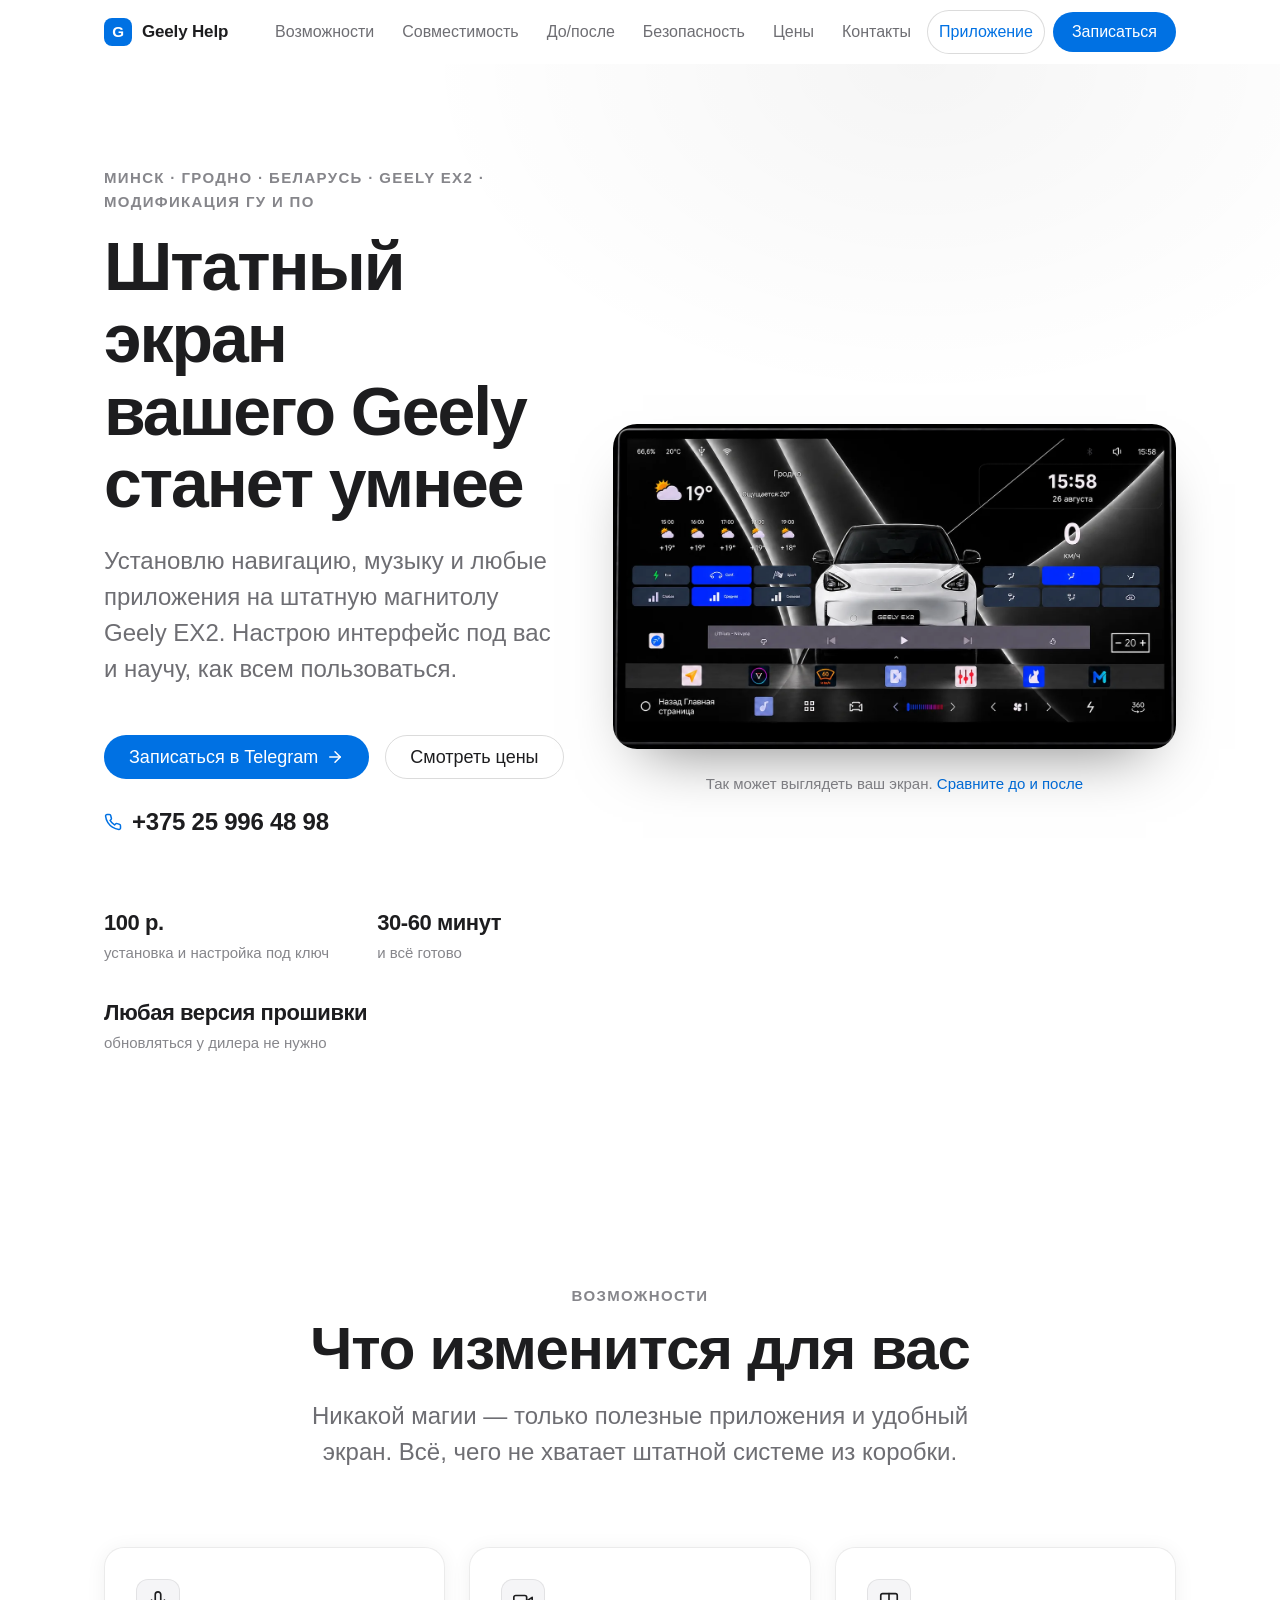
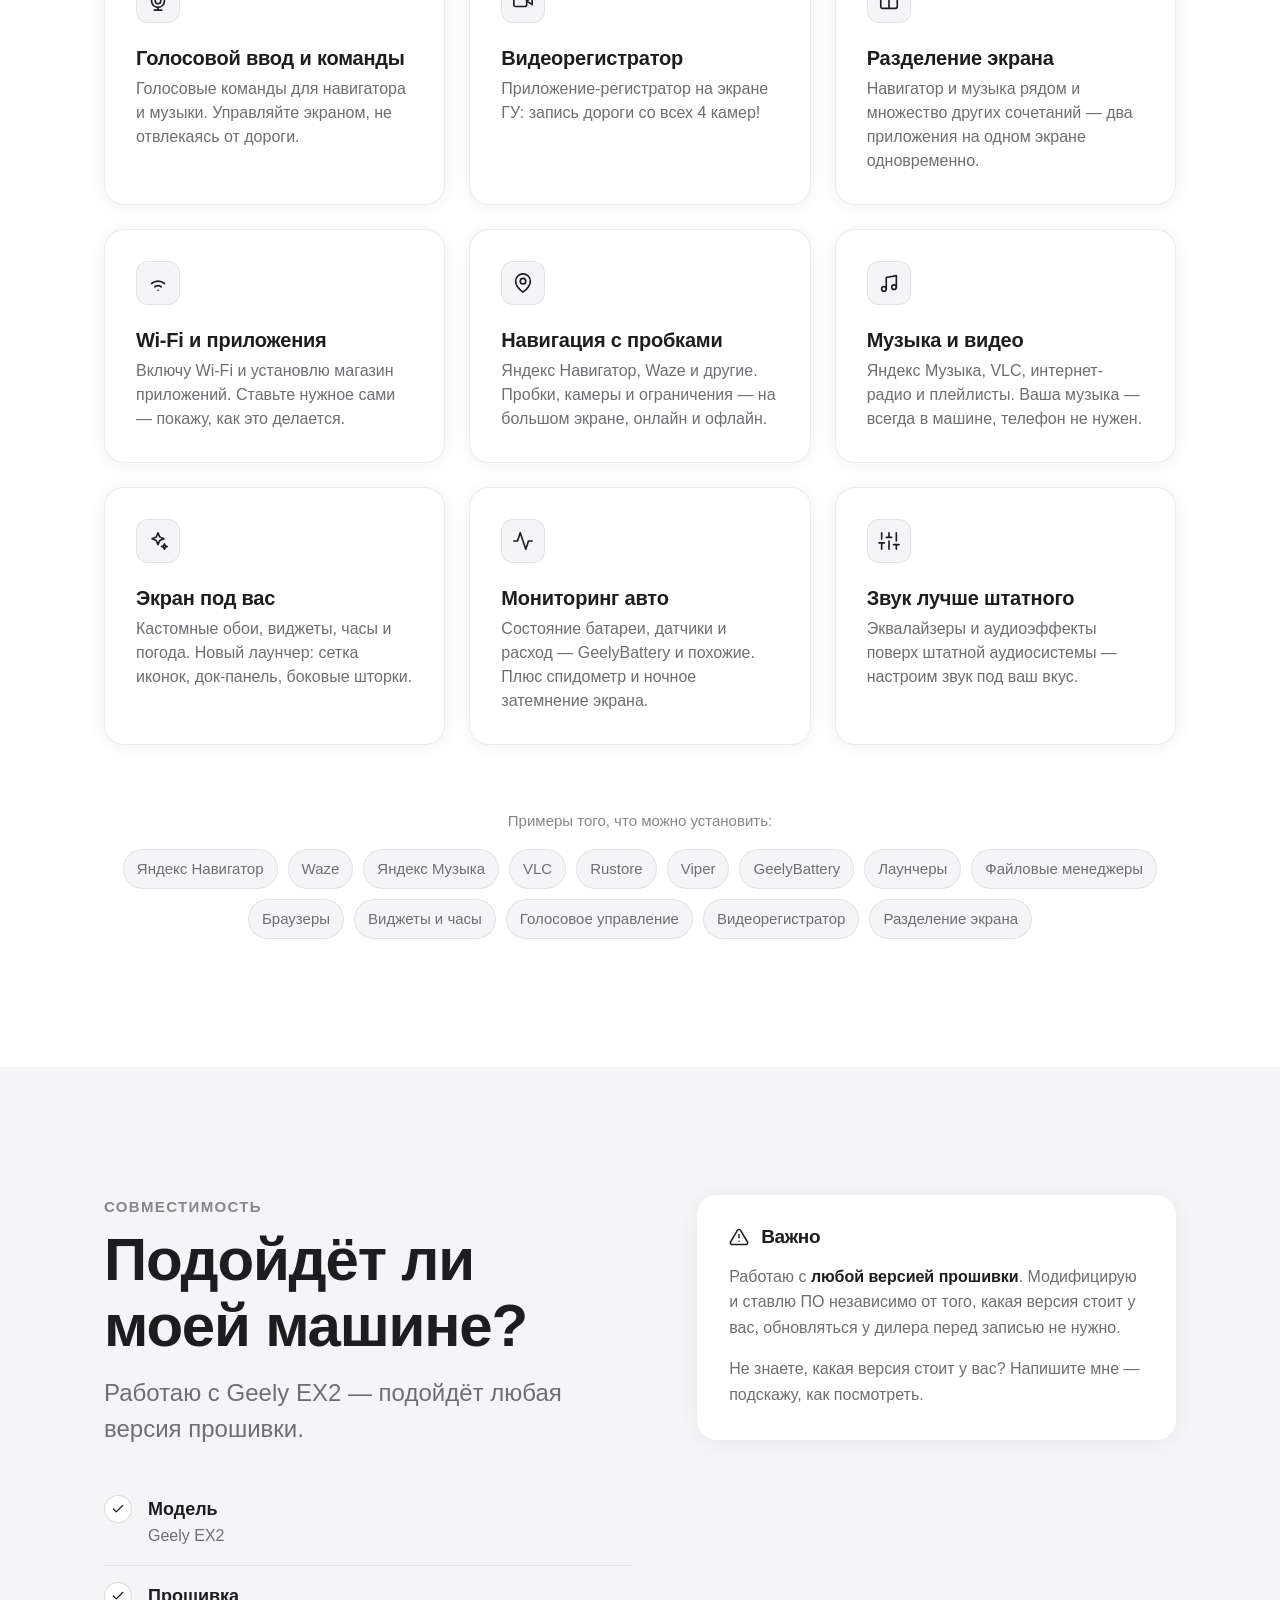
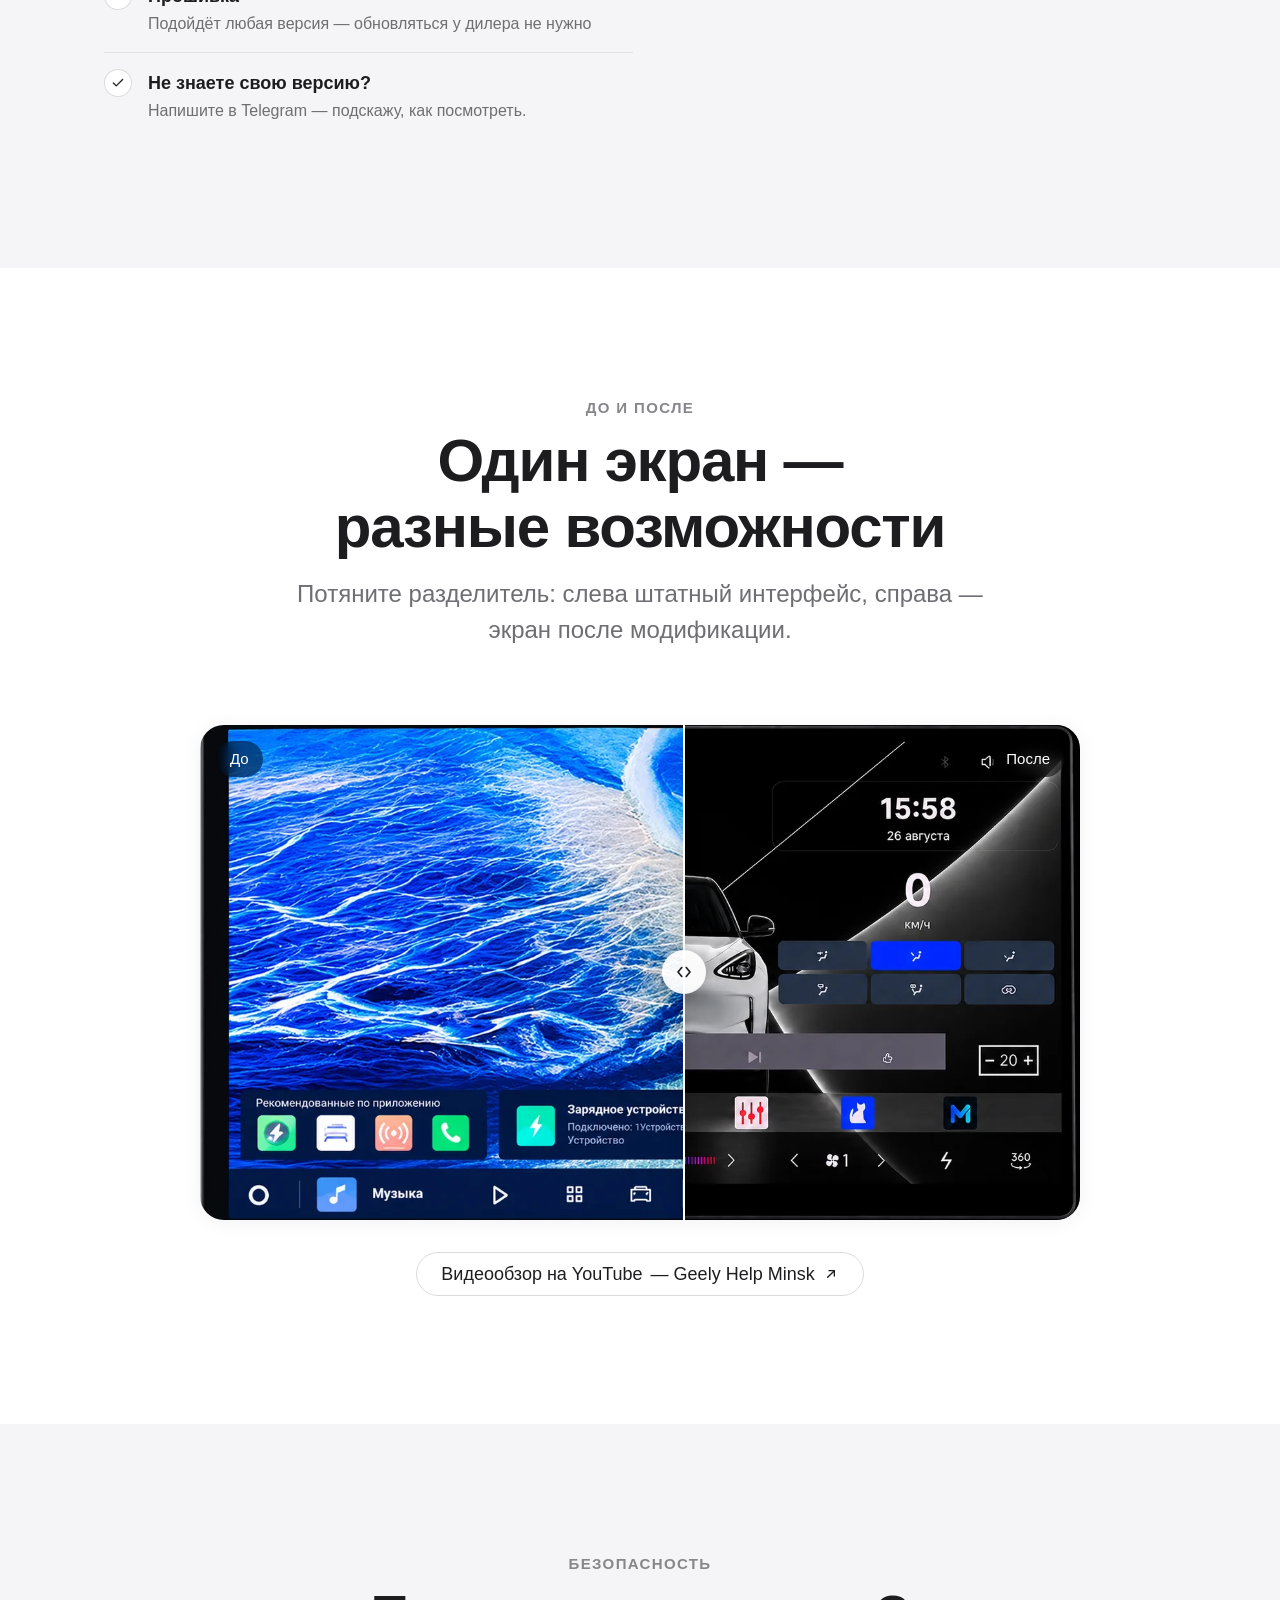
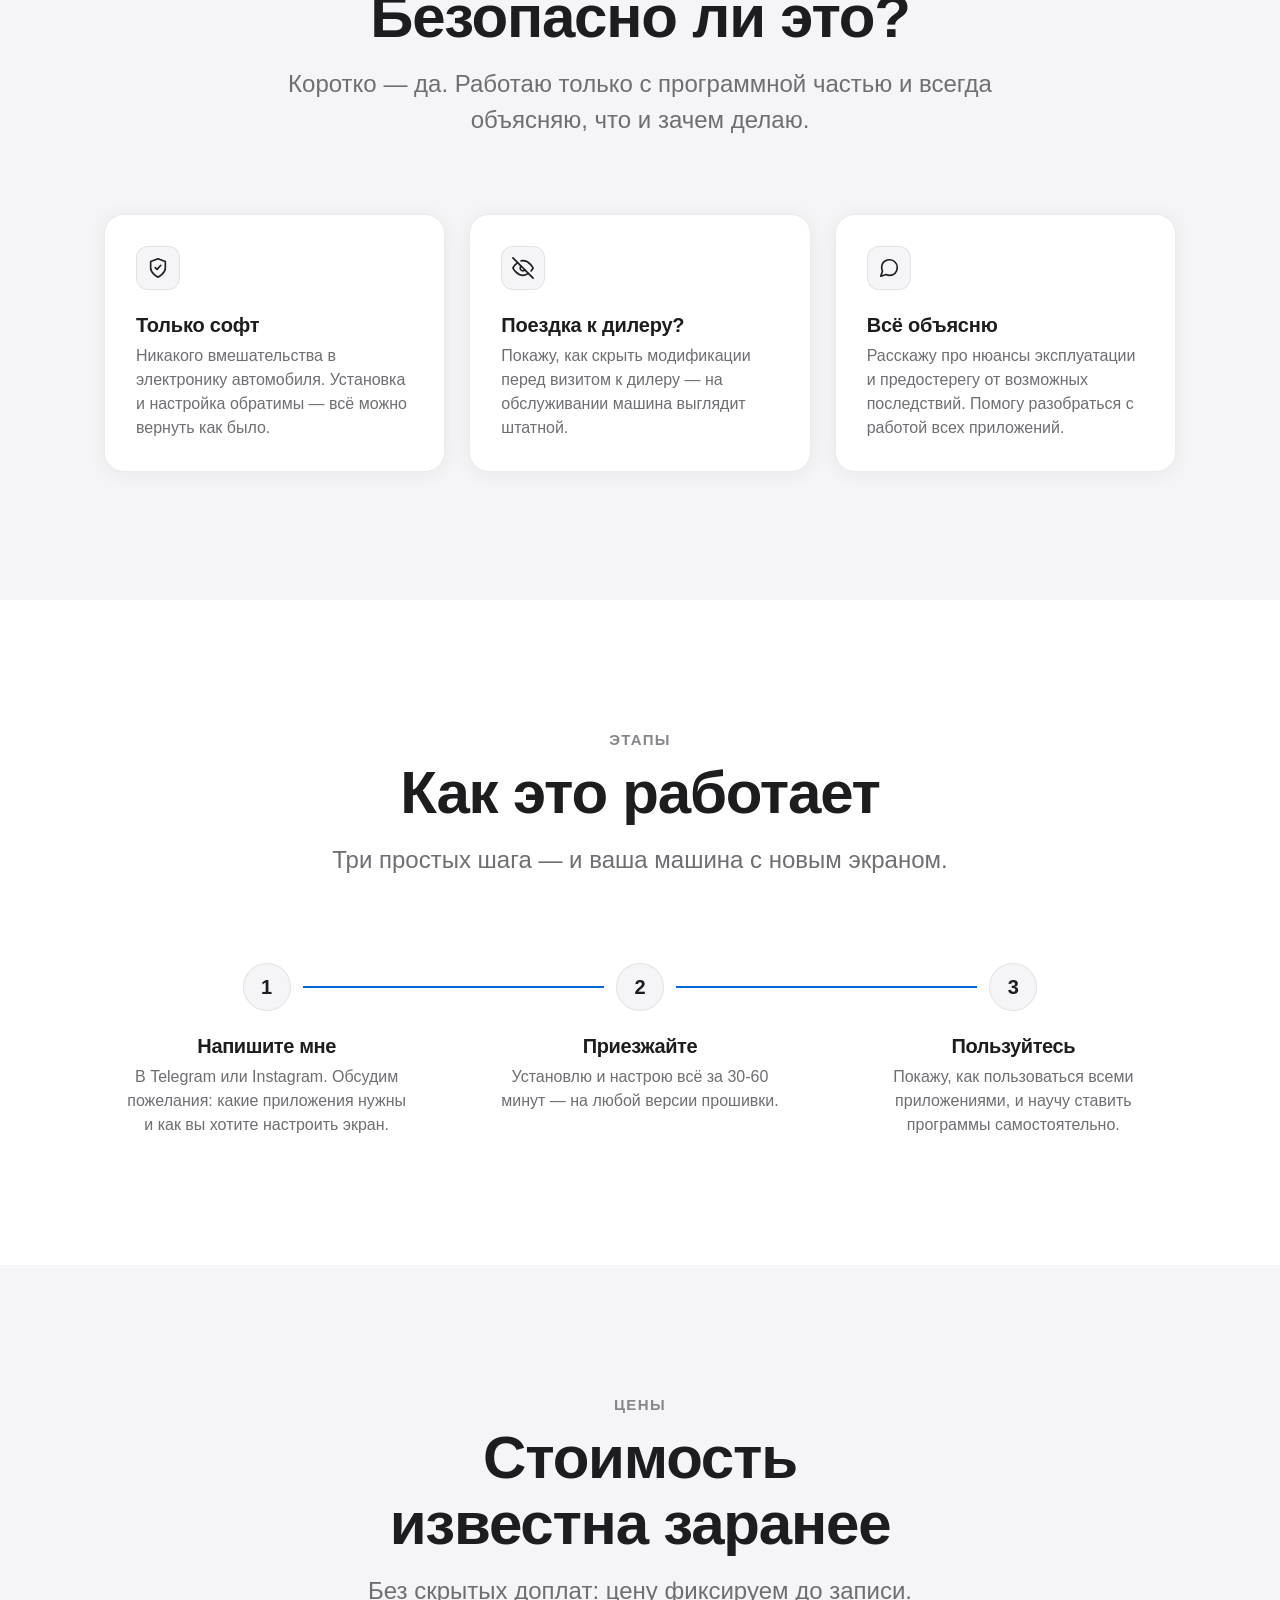
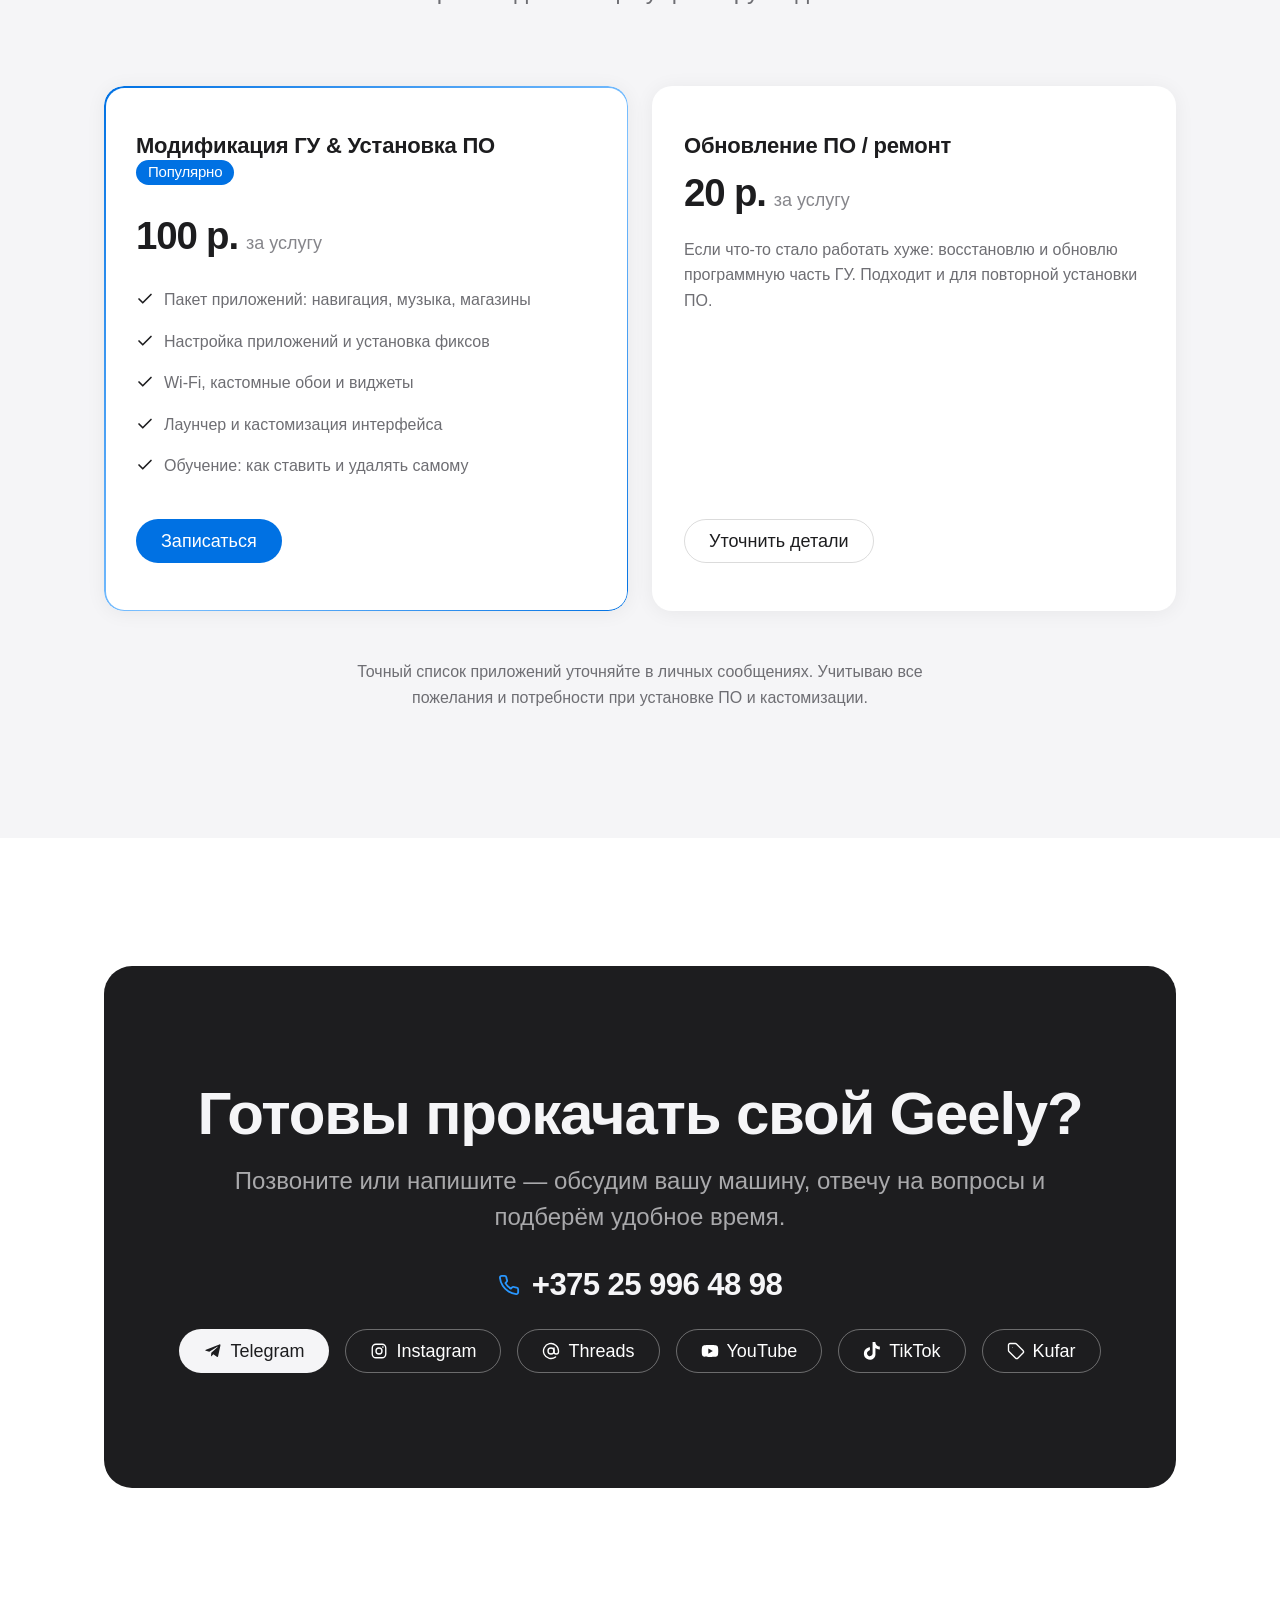
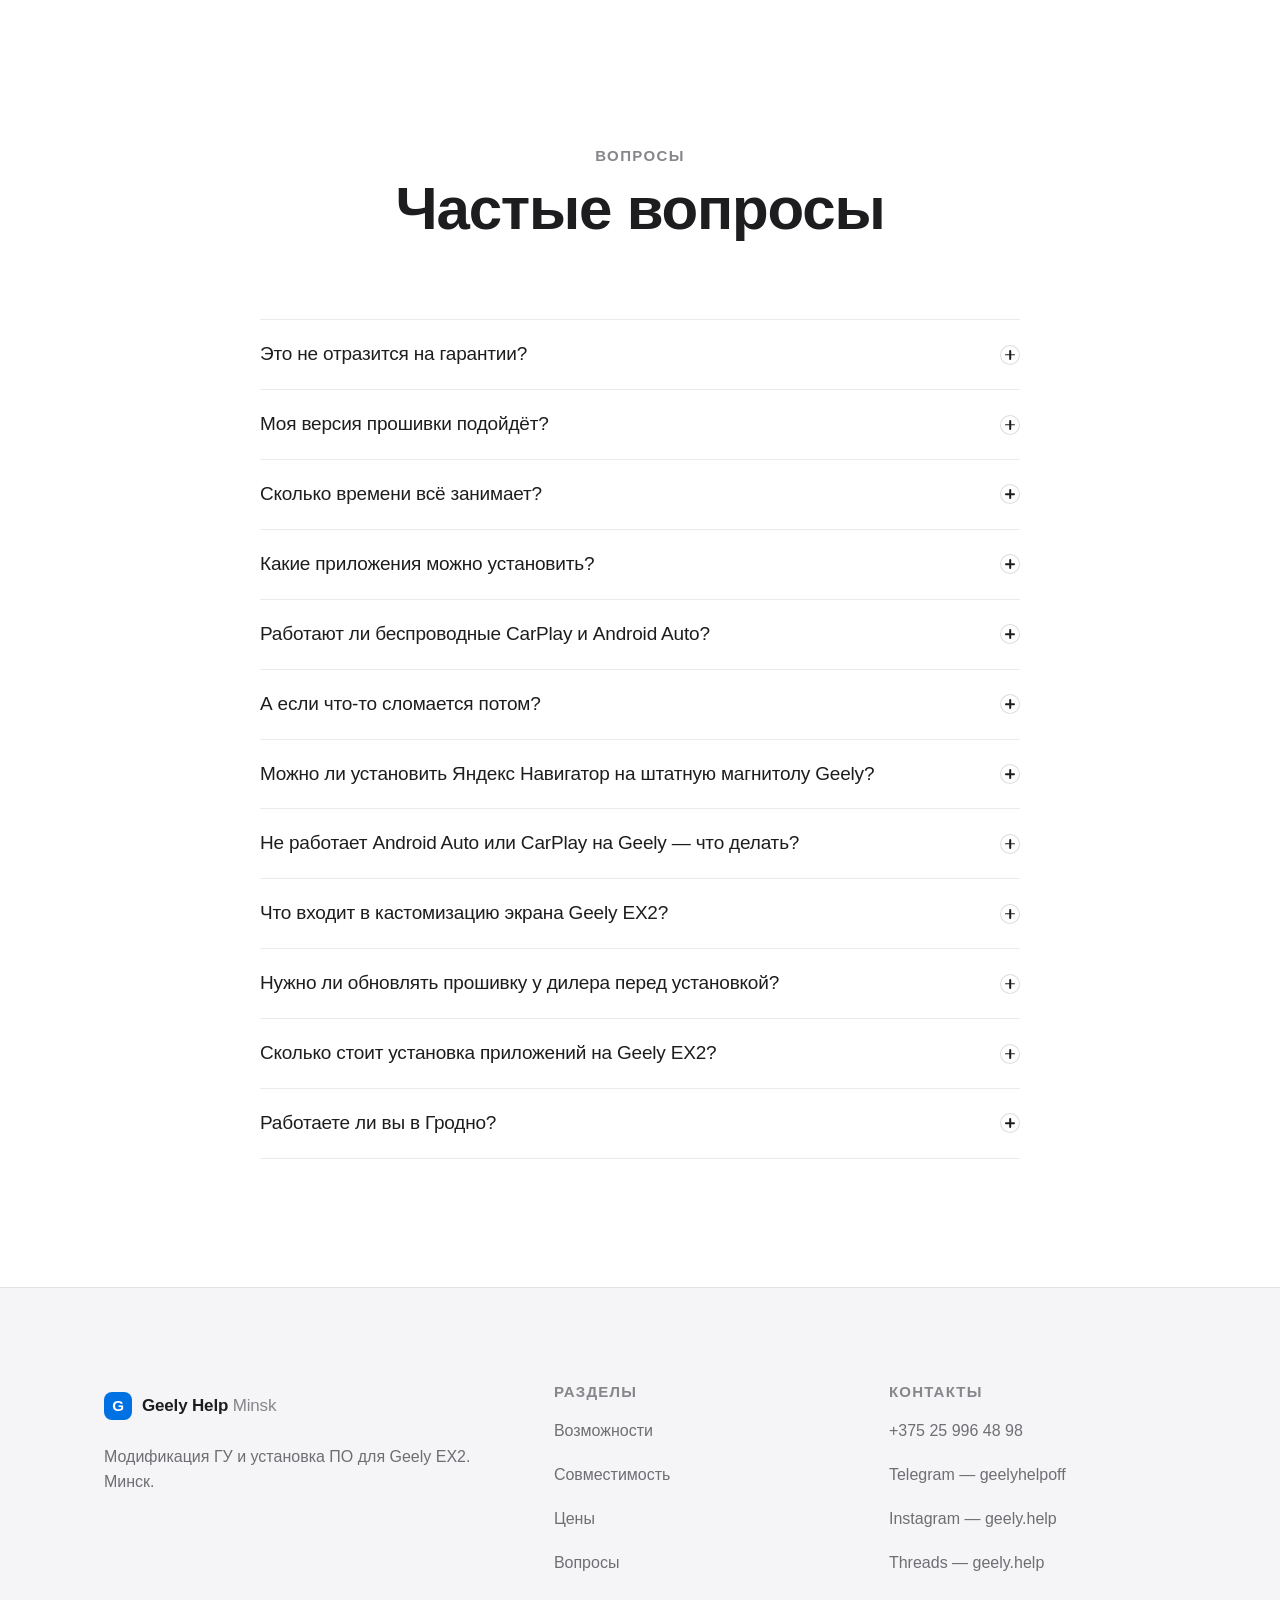
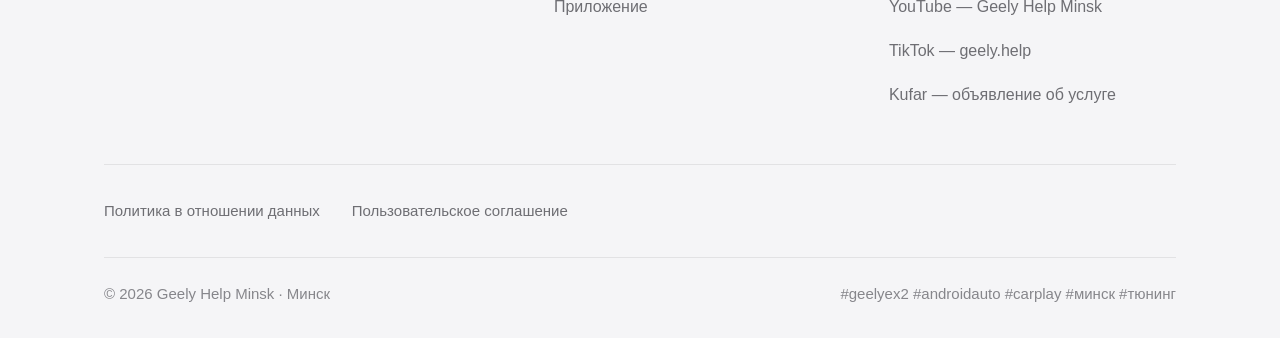
<file: index.html>
<!DOCTYPE html>
<html lang="ru">
<!--
  ============================================================================
  GEELY HELP MINSK — лендинг (одна страница, без сборки и зависимостей)
  ============================================================================

  ФАЙЛЫ ПРОЕКТА
    index.html  — разметка главной (этот файл); секции помечены «СЕКЦИЯ N»
    app.html    — страница «Скачать приложение»: APK voiceshort.apk, инструкция, FAQ
    privacy.html — политика в отношении данных GH Voice (правовой документ)
    terms.html  — пользовательское соглашение GH Voice (правовой документ)
    styles.css  — стили; в начале — оглавление, настройки — в «РАЗДЕЛ 1»
    script.js   — скрипты; в начале — CONFIG и блоки «БЛОК N»
    README.md   — шпаргалка: как менять цены, ссылки, тексты

  СОСТАВ СТРАНИЦЫ
    СЕКЦИЯ 1   Шапка (меню + кнопки «Приложение» и «Записаться»)
    СЕКЦИЯ 2   Hero — первый экран
    СЕКЦИЯ 3   Возможности (9 карточек + чипы приложений)
    СЕКЦИЯ 4   Совместимость (подходит любая версия прошивки)
    СЕКЦИЯ 5   До / После (слайдер)
    СЕКЦИЯ 6   Безопасность (3 карточки)
    СЕКЦИЯ 7   Как это работает (3 шага)
    СЕКЦИЯ 8   Цены (2 тарифа)
    СЕКЦИЯ 9   CTA — контакты (тёмный блок)
    СЕКЦИЯ 10  FAQ (аккордеон)
    СЕКЦИЯ 11  Футер

  САМЫЕ ЧАСТЫЕ ПРАВКИ (подробности — в README.md):
    • Цены:     СЕКЦИИ 2, 8, 10 + JSON-LD ниже в <head>
    • Соцсети:  СЕКЦИИ 1, 2, 5, 9, 11 + JSON-LD (sameAs)
    • Телефон:  СЕКЦИИ 2, 9, 11 + JSON-LD (contactPoint)
    • Цвета:    styles.css, РАЗДЕЛ 1
-->
<head>
  <meta charset="UTF-8" />
  <meta name="viewport" content="width=device-width, initial-scale=1" />
  <title>Geely Help Minsk — приложения и кастомизация экрана Geely EX2</title>
  <meta name="description" content="Установка приложений, навигации и музыки на штатный экран Geely EX2 в Минске. Кастомизация интерфейса, Wi-Fi, виджеты, обучение. Установка ПО — 100 р., обновление и ремонт — 20 р." />
  <meta name="color-scheme" content="light dark" />
  <meta property="og:type" content="website" />
  <meta property="og:site_name" content="Geely Help Minsk" />
  <meta property="og:title" content="Geely Help Minsk — сделайте экран Geely EX2 умнее" />
  <meta property="og:description" content="Навигация, музыка, Wi-Fi и приложения на штатном экране Geely EX2. Установка — 100 р. Обновление ПО — 20 р. Минск." />
  <link rel="canonical" href="https://geelyhelp.by/" />
  <meta property="og:url" content="https://geelyhelp.by/" />
  <meta property="og:locale" content="ru_RU" />
  <!-- Обложка для соцсетей и мессенджеров: img/og-cover.jpg, формат 1200x630.
       Как пересоздать — см. README.md, раздел «SEO». -->
  <meta property="og:image" content="https://geelyhelp.by/img/og-cover.jpg" />
  <meta property="og:image:width" content="1200" />
  <meta property="og:image:height" content="630" />
  <meta property="og:image:alt" content="Экран Geely EX2 после модификации: навигация, музыка и виджеты" />
  <meta name="twitter:card" content="summary_large_image" />
  <meta name="twitter:title" content="Geely Help Minsk — сделайте экран Geely EX2 умнее" />
  <meta name="twitter:description" content="Навигация, музыка, Wi-Fi и приложения на штатном экране Geely EX2. Установка — 100 р. Обновление ПО — 20 р. Минск." />
  <meta name="twitter:image" content="https://geelyhelp.by/img/og-cover.jpg" />
  <link rel="icon" href="img/icon.png"/>
  <link rel="apple-touch-icon" href="img/icon.png" />
  <link rel="stylesheet" href="styles.css" />
  <script>document.documentElement.classList.add('js');</script>
  <!-- Данные для поисковиков: бизнес (AutoRepair — подтип LocalBusiness)
       и блок FAQ (FAQPage). При смене цен, ссылок или текстов вопросов —
       правьте и здесь. Важно: тексты вопросов и ответов в FAQPage должны
       ДОСЛОВНО совпадать с видимыми текстами в СЕКЦИИ 10. -->
  <script type="application/ld+json">
  {
    "@context": "https://schema.org",
    "@type": "AutoRepair",
    "@id": "https://geelyhelp.by/#business",
    "name": "Geely Help Minsk",
    "url": "https://geelyhelp.by/",
    "description": "Модификация головного устройства (ГУ) и установка ПО для Geely EX2: Яндекс Навигатор, Waze, музыка, Android Auto и CarPlay, Wi-Fi, кастомизация интерфейса. Минск и Гродно.",
    "image": [
      "https://geelyhelp.by/img/gu-after.png",
      "https://geelyhelp.by/img/gu-after.webp",
      "https://geelyhelp.by/img/gu-before.png",
      "https://geelyhelp.by/img/gu-before.webp"
    ],
    "areaServed": [
      { "@type": "City", "name": "Минск" },
      { "@type": "City", "name": "Гродно" }
    ],
    "contactPoint": [
      {
        "@type": "ContactPoint",
        "contactType": "customer service",
        "telephone": "+375259964898",
        "url": "https://t.me/geelyhelpoff",
        "availableLanguage": ["ru", "be"]
      }
    ],
    "priceRange": "20–100 BYN",
    "sameAs": [
      "https://t.me/geelyhelpoff",
      "https://www.instagram.com/geely.help",
      "https://www.threads.net/@geely.help",
      "https://www.tiktok.com/@geely.help",
      "https://www.youtube.com/@GeelyHelp"
    ],
    "makesOffer": [
      {
        "@type": "Offer",
        "name": "Установка / переустановка ПО",
        "price": "100",
        "priceCurrency": "BYN",
        "description": "Пакет приложений (навигация, музыка, магазины), настройка приложений и фиксов, Wi-Fi, кастомные обои и виджеты, лаунчер и кастомизация интерфейса, обучение. 30-60 минут."
      },
      {
        "@type": "Offer",
        "name": "Обновление ПО / ремонт программной части",
        "price": "20",
        "priceCurrency": "BYN",
        "description": "Восстановление и обновление программной части головного устройства Geely EX2."
      }
    ]
  }
  </script>
  <script type="application/ld+json">
  {
    "@context": "https://schema.org",
    "@type": "FAQPage",
    "mainEntity": [
      {
        "@type": "Question",
        "name": "Это не отразится на гарантии?",
        "acceptedAnswer": { "@type": "Answer", "text": "Модификации можно скрыть перед поездкой к дилеру — я покажу и научу. Плюс расскажу про нюансы эксплуатации и предостерегу от возможных последствий." }
      },
      {
        "@type": "Question",
        "name": "Моя версия прошивки подойдёт?",
        "acceptedAnswer": { "@type": "Answer", "text": "Да — подойдёт любая версия прошивки. Модифицирую и ставлю ПО независимо от того, какая версия стоит у вас. Не знаете свою версию? Напишите в Telegram — подскажу, как посмотреть." }
      },
      {
        "@type": "Question",
        "name": "Сколько времени всё занимает?",
        "acceptedAnswer": { "@type": "Answer", "text": "Сама установка и настройка — обычно 30-60 минут. Записывайтесь заранее — подберём время." }
      },
      {
        "@type": "Question",
        "name": "Какие приложения можно установить?",
        "acceptedAnswer": { "@type": "Answer", "text": "Навигаторы (Яндекс Навигатор, Waze), музыку (Яндекс Музыка, VLC), магазины приложений, виджеты, лаунчеры, браузеры, мониторинг автомобиля и многое другое. Точный список уточняйте в личных сообщениях." }
      },
      {
        "@type": "Question",
        "name": "Работают ли беспроводные CarPlay и Android Auto?",
        "acceptedAnswer": { "@type": "Answer", "text": "Да, покажу, как их подключить. Честно: работают не идеально, поэтому пока предпочтительнее проводные версии." }
      },
      {
        "@type": "Question",
        "name": "А если что-то сломается потом?",
        "acceptedAnswer": { "@type": "Answer", "text": "Есть услуга обновления ПО и ремонта программной части — 20 р. Пишите в любое время, помогу разобраться. По сути это и есть ремонт головного устройства Geely на уровне софта." }
      },
      {
        "@type": "Question",
        "name": "Можно ли установить Яндекс Навигатор на штатную магнитолу Geely?",
        "acceptedAnswer": { "@type": "Answer", "text": "Да, это одна из самых частых задач. Установлю Яндекс Навигатор или Waze на штатный экран Geely EX2, настрою запуск и голосовые команды и покажу, как пользоваться офлайн-картами." }
      },
      {
        "@type": "Question",
        "name": "Не работает Android Auto или CarPlay на Geely — что делать?",
        "acceptedAnswer": { "@type": "Answer", "text": "Беспроводные CarPlay и Android Auto на Geely EX2 работают с ограничениями — так устроена штатная система. Покажу, как их правильно подключить, а проводные версии настрою как более стабильный вариант. Если беспроводное подключение не заводится вовсе — напишите в Telegram, разберёмся." }
      },
      {
        "@type": "Question",
        "name": "Что входит в кастомизацию экрана Geely EX2?",
        "acceptedAnswer": { "@type": "Answer", "text": "Кастомные обои, виджеты — часы, погода, спидометр, — замена штатного рабочего стола на лаунчер: новая сетка иконок, док-панель, боковые шторки. Экран будет выглядеть так, как удобно именно вам." }
      },
      {
        "@type": "Question",
        "name": "Нужно ли обновлять прошивку у дилера перед установкой?",
        "acceptedAnswer": { "@type": "Answer", "text": "Нет — подойдёт любая версия прошивки. Обновляться у дилера перед записью не нужно." }
      },
      {
        "@type": "Question",
        "name": "Сколько стоит установка приложений на Geely EX2?",
        "acceptedAnswer": { "@type": "Answer", "text": "Установка и настройка пакета приложений — 100 р. Обновление ПО и ремонт программной части — 20 р. Цену фиксируем до записи — без скрытых доплат." }
      },
      {
        "@type": "Question",
        "name": "Работаете ли вы в Гродно?",
        "acceptedAnswer": { "@type": "Answer", "text": "Да — работаю в Минске и Гродно. Позвоните или напишите в Telegram — подберём удобное время." }
      }
    ]
  }
  </script>
</head>
<body>
  <a class="skip-link" href="#main">Перейти к содержимому</a>

  <!-- ============================================================
       СЕКЦИЯ 1. ШАПКА — при прокрутке становится «стеклом» (script.js, БЛОК 2).
       ============================================================ -->
  <header class="header" id="header">
    <div class="container header__inner">
      <a class="logo" href="#top" aria-label="Geely Help Minsk — к началу страницы">
        <span class="logo__mark" aria-hidden="true">G</span>
        <span class="logo__text">Geely Help</span>
      </a>
      <nav class="nav" id="nav" aria-label="Основная навигация">
        <a href="#benefits">Возможности</a>
        <a href="#compat">Совместимость</a>
        <a href="#demo">До/после</a>
        <a href="#safety">Безопасность</a>
        <a href="#prices">Цены</a>
        <a href="#contacts">Контакты</a>
        <!-- «Вопросы» — только в бургер-меню (<1200px, styles.css, РАЗДЕЛ 4):
             на десктопе его место в строке занял «Контакты», в мобильном меню
             обе ссылки остаются. -->
        <a class="nav__faq" href="#faq">Вопросы</a>
        <!-- «Приложение» — выделенный пункт-кнопка (styles.css, РАЗДЕЛ 20):
             ведёт на страницу скачивания app.html. -->
        <a class="nav__app" href="app.html">Приложение</a>
      </nav>
      <a class="btn btn--primary btn--header" href="https://t.me/geelyhelpoff" target="_blank" rel="noopener">Записаться</a>
      <!-- Иконка приложения на узких экранах (<1200px): там пункт «Приложение» скрыт
           в бургер-меню, поэтому дублируем его иконкой скачивания прямо в шапке —
           зашедший с телефона сразу видит, что приложение есть (styles.css, РАЗДЕЛ 20).
           На app.html кнопка не добавлена: она вела бы на уже открытую страницу. -->
      <a class="btn btn--app" href="app.html" aria-label="Скачать приложение" title="Скачать приложение">
        <svg width="20" height="20" viewBox="0 0 24 24" fill="none" stroke="currentColor" stroke-width="2" stroke-linecap="round" stroke-linejoin="round" aria-hidden="true"><path d="M12 3v12"/><path d="m7 10 5 5 5-5"/><path d="M5 21h14"/></svg>
      </a>
      <button class="burger" type="button" aria-expanded="false" aria-controls="nav" aria-label="Открыть меню">
        <span class="burger__box" aria-hidden="true"><i></i><i></i></span>
      </button>
    </div>
  </header>

  <main id="main">
  <!-- ============================================================
       СЕКЦИЯ 2. HERO — ПЕРВЫЙ ЭКРАН — цены и ссылки дублируются в СЕКЦИЯХ 8, 9.
       ============================================================ -->
    <section class="hero" id="top">
      <div class="container hero__inner">
        <div class="hero__copy">
          <p class="eyebrow reveal" style="--i:0">Минск · Гродно · Беларусь · Geely EX2 · модификация ГУ и ПО</p>
          <h1 class="hero__title reveal" style="--i:1">Штатный экран вашего Geely станет умнее</h1>
          <p class="hero__lead reveal" style="--i:2">Установлю навигацию, музыку и любые приложения на штатную магнитолу Geely EX2. Настрою интерфейс под вас и научу, как всем пользоваться.</p>
          <div class="hero__actions reveal" style="--i:3">
            <a class="btn btn--primary" href="https://t.me/geelyhelpoff" target="_blank" rel="noopener">Записаться в Telegram<svg width="18" height="18" viewBox="0 0 24 24" fill="none" stroke="currentColor" stroke-width="2" stroke-linecap="round" stroke-linejoin="round" aria-hidden="true"><path d="M5 12h14"/><path d="m12 5 7 7-7 7"/></svg></a>
            <a class="btn btn--ghost" href="#prices">Смотреть цены</a>
          </div>
          <a class="hero__phone reveal" style="--i:4" href="tel:+375259964898">
            <svg width="18" height="18" viewBox="0 0 24 24" fill="none" stroke="currentColor" stroke-width="2" stroke-linecap="round" stroke-linejoin="round" aria-hidden="true"><path d="M22 16.92v3a2 2 0 0 1-2.18 2 19.79 19.79 0 0 1-8.63-3.07 19.5 19.5 0 0 1-6-6 19.79 19.79 0 0 1-3.07-8.67A2 2 0 0 1 4.11 2h3a2 2 0 0 1 2 1.72 12.84 12.84 0 0 0 .7 2.81 2 2 0 0 1-.45 2.11L8.09 9.91a16 16 0 0 0 6 6l1.27-1.27a2 2 0 0 1 2.11-.45 12.84 12.84 0 0 0 2.81.7A2 2 0 0 1 22 16.92Z"/></svg>+375 25 996 48 98
          </a>
          <ul class="hero__facts reveal" style="--i:5">
            <li><strong>100 р.</strong><span>установка и настройка под ключ</span></li>
            <li><strong>30-60 минут</strong><span>и всё готово</span></li>
            <li><strong>Любая версия прошивки</strong><span>обновляться у дилера не нужно</span></li>
          </ul>
        </div>
        <div class="hero__visual reveal" style="--i:5">
          <div class="parallax" data-parallax>
            <!-- ФОТО НАСТРОЕННОГО ЭКРАНА: img/gu-after.png (уже подключён).
                 Чтобы заменить — положите новый файл в img/ и поправьте путь
                 в src (и здесь, и в слайдере, СЕКЦИЯ 5), а также width/height
                 под реальные размеры файла. Рекомендация: горизонтальное фото
                 шириной от 1200px. Текст alt — для скринридеров и поиска. -->
            <picture>
              <source type="image/webp" srcset="img/gu-after.webp" />
              <img class="unit-photo" src="img/gu-after.png" alt="Настроенный экран Geely EX2: навигация, музыка и виджеты на штатной магнитоле" width="1362" height="785" decoding="async" fetchpriority="high">
            </picture>
          </div>
          <p class="hero__caption">Так может выглядеть ваш экран. <a class="inline-link" href="#demo">Сравните до и после</a></p>
        </div>
      </div>
    </section>
  <!-- ============================================================
       СЕКЦИЯ 3. ВОЗМОЖНОСТИ — карточку добавляйте копированием <article class="card">.
       ============================================================ -->
    <section class="section" id="benefits">
      <div class="container">
        <div class="section__head section__head--center reveal">
          <p class="eyebrow">Возможности</p>
          <h2 class="section__title">Что изменится для вас</h2>
          <p class="section__lead">Никакой магии — только полезные приложения и удобный экран. Всё, чего не хватает штатной системе из коробки.</p>
        </div>
        <div class="benefits__grid" data-stagger>
          <article class="card reveal">
            <span class="card__icon"><svg viewBox="0 0 24 24" fill="none" stroke="currentColor" stroke-width="1.8" stroke-linecap="round" stroke-linejoin="round" aria-hidden="true"><path d="M12 2a3 3 0 0 0-3 3v7a3 3 0 0 0 6 0V5a3 3 0 0 0-3-3Z"/><path d="M19 11v1a7 7 0 0 1-14 0v-1"/><path d="M12 19v3"/><path d="M8 22h8"/></svg></span>
            <h3>Голосовой ввод и команды</h3>
            <p>Голосовые команды для навигатора и музыки. Управляйте экраном, не отвлекаясь от дороги.</p>
          </article>
          <article class="card reveal">
            <span class="card__icon"><svg viewBox="0 0 24 24" fill="none" stroke="currentColor" stroke-width="1.8" stroke-linecap="round" stroke-linejoin="round" aria-hidden="true"><path d="m22 8-6 4 6 4V8Z"/><rect x="2" y="6" width="14" height="12" rx="2"/></svg></span>
            <h3>Видеорегистратор</h3>
            <p>Приложение-регистратор на экране ГУ: запись дороги со всех 4 камер!</p>
          </article>
          <article class="card reveal">
            <span class="card__icon"><svg viewBox="0 0 24 24" fill="none" stroke="currentColor" stroke-width="1.8" stroke-linecap="round" stroke-linejoin="round" aria-hidden="true"><rect x="3" y="4" width="18" height="16" rx="2"/><path d="M12 4v16"/></svg></span>
            <h3>Разделение экрана</h3>
            <p>Навигатор и музыка рядом и множество других сочетаний — два приложения на одном экране одновременно.</p>
          </article>
          <article class="card reveal">
            <span class="card__icon"><svg viewBox="0 0 24 24" fill="none" stroke="currentColor" stroke-width="1.8" stroke-linecap="round" stroke-linejoin="round" aria-hidden="true"><path d="M5 12.55a11 11 0 0 1 14.08 0"/><path d="M8.53 16.11a6 6 0 0 1 6.95 0"/><path d="M12 20h.01"/></svg></span>
            <h3>Wi-Fi и приложения</h3>
            <p>Включу Wi-Fi и установлю магазин приложений. Ставьте нужное сами — покажу, как это делается.</p>
          </article>
          <article class="card reveal">
            <span class="card__icon"><svg viewBox="0 0 24 24" fill="none" stroke="currentColor" stroke-width="1.8" stroke-linecap="round" stroke-linejoin="round" aria-hidden="true"><path d="M20 10c0 6-8 12-8 12s-8-6-8-12a8 8 0 1 1 16 0Z"/><circle cx="12" cy="10" r="3"/></svg></span>
            <h3>Навигация с пробками</h3>
            <p>Яндекс Навигатор, Waze и другие. Пробки, камеры и ограничения — на большом экране, онлайн и офлайн.</p>
          </article>
          <article class="card reveal">
            <span class="card__icon"><svg viewBox="0 0 24 24" fill="none" stroke="currentColor" stroke-width="1.8" stroke-linecap="round" stroke-linejoin="round" aria-hidden="true"><path d="M9 18.5V6l11-2v12.5"/><circle cx="6.5" cy="18.5" r="2.5"/><circle cx="17.5" cy="16.5" r="2.5"/></svg></span>
            <h3>Музыка и видео</h3>
            <p>Яндекс Музыка, VLC, интернет-радио и плейлисты. Ваша музыка — всегда в машине, телефон не нужен.</p>
          </article>
          
          <article class="card reveal">
            <span class="card__icon"><svg viewBox="0 0 24 24" fill="none" stroke="currentColor" stroke-width="1.8" stroke-linecap="round" stroke-linejoin="round" aria-hidden="true"><path d="m12 3 1.9 4.6 4.6 1.9-4.6 1.9L12 16l-1.9-4.6L5.5 9.5l4.6-1.9L12 3Z"/><path d="m19 15 .9 2.1 2.1.9-2.1.9L19 21l-.9-2.1L16 18l2.1-.9L19 15Z"/></svg></span>
            <h3>Экран под вас</h3>
            <p>Кастомные обои, виджеты, часы и погода. Новый лаунчер: сетка иконок, док-панель, боковые шторки.</p>
          </article>
          <article class="card reveal">
            <span class="card__icon"><svg viewBox="0 0 24 24" fill="none" stroke="currentColor" stroke-width="1.8" stroke-linecap="round" stroke-linejoin="round" aria-hidden="true"><path d="M22 12h-4l-3 9L9 3l-3 9H2"/></svg></span>
            <h3>Мониторинг авто</h3>
            <p>Состояние батареи, датчики и расход — GeelyBattery и похожие. Плюс спидометр и ночное затемнение экрана.</p>
          </article>
          <article class="card reveal">
            <span class="card__icon"><svg viewBox="0 0 24 24" fill="none" stroke="currentColor" stroke-width="1.8" stroke-linecap="round" stroke-linejoin="round" aria-hidden="true"><path d="M4 21v-7M4 10V3M12 21v-9M12 8V3M20 21v-5M20 12V3M1 14h6M9 8h6M17 16h6"/></svg></span>
            <h3>Звук лучше штатного</h3>
            <p>Эквалайзеры и аудиоэффекты поверх штатной аудиосистемы — настроим звук под ваш вкус.</p>
          </article>
          
        </div>
        <p class="chips-note reveal">Примеры того, что можно установить:</p>
        <div class="chips reveal" role="list">
          <span class="chip" role="listitem">Яндекс Навигатор</span>
          <span class="chip" role="listitem">Waze</span>
          <span class="chip" role="listitem">Яндекс Музыка</span>
          <span class="chip" role="listitem">VLC</span>
          <span class="chip" role="listitem">Rustore</span>
          <span class="chip" role="listitem">Viper</span>
          <span class="chip" role="listitem">GeelyBattery</span>
          <span class="chip" role="listitem">Лаунчеры</span>
          <span class="chip" role="listitem">Файловые менеджеры</span>
          <span class="chip" role="listitem">Браузеры</span>
          <span class="chip" role="listitem">Виджеты и часы</span>
          <span class="chip" role="listitem">Голосовое управление</span>
          <span class="chip" role="listitem">Видеорегистратор</span>
          <span class="chip" role="listitem">Разделение экрана</span>
        </div>
      </div>
    </section>
  <!-- ============================================================
       СЕКЦИЯ 4. СОВМЕСТИМОСТЬ — подходит любая версия прошивки.
       ============================================================ -->
    <section class="section section--secondary" id="compat">
      <div class="container compat__layout">
        <div class="reveal">
          <p class="eyebrow">Совместимость</p>
          <h2 class="section__title">Подойдёт ли моей машине?</h2>
          <p class="section__lead">Работаю с Geely EX2 — подойдёт любая версия прошивки.</p>
          <ul class="compat__checks">
            <li>
              <span class="check__icon"><svg viewBox="0 0 24 24" fill="none" stroke="currentColor" stroke-width="2.2" stroke-linecap="round" stroke-linejoin="round" aria-hidden="true"><path d="M20 6 9 17l-5-5"/></svg></span>
              <div><strong>Модель</strong><span>Geely EX2</span></div>
            </li>
            <li>
              <span class="check__icon"><svg viewBox="0 0 24 24" fill="none" stroke="currentColor" stroke-width="2.2" stroke-linecap="round" stroke-linejoin="round" aria-hidden="true"><path d="M20 6 9 17l-5-5"/></svg></span>
              <div><strong>Прошивка</strong><span>Подойдёт любая версия — обновляться у дилера не нужно</span></div>
            </li>
            <li>
              <span class="check__icon"><svg viewBox="0 0 24 24" fill="none" stroke="currentColor" stroke-width="2.2" stroke-linecap="round" stroke-linejoin="round" aria-hidden="true"><path d="M20 6 9 17l-5-5"/></svg></span>
              <div><strong>Не знаете свою версию?</strong><span>Напишите в Telegram — подскажу, как посмотреть.</span></div>
            </li>
          </ul>
        </div>
        <div class="compat__side" data-stagger>
          <div class="warn reveal">
            <div class="warn__head">
              <svg viewBox="0 0 24 24" fill="none" stroke="currentColor" stroke-width="1.8" stroke-linecap="round" stroke-linejoin="round" aria-hidden="true"><path d="M10.29 3.86 1.82 18a2 2 0 0 0 1.71 3h16.94a2 2 0 0 0 1.71-3L13.71 3.86a2 2 0 0 0-3.42 0Z"/><path d="M12 9v4M12 17h.01"/></svg>
              <h3>Важно</h3>
            </div>
            <p>Работаю с <strong>любой версией прошивки</strong>. Модифицирую и ставлю ПО независимо от того, какая версия стоит у вас, обновляться у дилера перед записью не нужно.</p>
            <p>Не знаете, какая версия стоит у вас? Напишите мне — подскажу, как посмотреть.</p>
          </div>
        </div>
      </div>
    </section>
  <!-- ============================================================
       СЕКЦИЯ 5. ДО / ПОСЛЕ — СЛАЙДЕР — двигает невидимый input.ba__range (script.js, БЛОК 7).
       ============================================================ -->
    <section class="section" id="demo">
      <div class="container">
        <div class="section__head section__head--center reveal">
          <p class="eyebrow">До и после</p>
          <h2 class="section__title">Один экран — разные возможности</h2>
          <p class="section__lead">Потяните разделитель: слева штатный интерфейс, справа — экран после модификации.</p>
        </div>
        <div class="ba-wrap reveal">
          <div class="ba" role="group" aria-label="Сравнение штатного экрана и экрана после модификации. Перетаскивайте разделитель или используйте стрелки клавиатуры.">
            <div class="ba__pane ba__before" aria-hidden="true">
              <!-- Левая половина: фото штатного экрана. Файл img/gu-before.png —
                   заглушка: положите своё фото (img/gu-before.jpg) и поправьте src. -->
              <picture>
                <source type="image/webp" srcset="img/gu-before.webp" />
                <img class="unit-photo" src="img/gu-before.png" alt="" width="1253" height="765" loading="lazy" decoding="async">
              </picture>
            </div>
            <div class="ba__pane ba__after" aria-hidden="true">
              <!-- Правая половина: фото настроенного экрана (тот же файл,
                   что и в hero — см. комментарий в СЕКЦИИ 2). Левая половина —
                   фото штатного экрана (img/gu-before.png). Скрыто от скринридеров
                   целиком (aria-hidden выше). -->
              <picture>
                <source type="image/webp" srcset="img/gu-after.webp" />
                <img class="unit-photo" src="img/gu-after.png" alt="" width="1362" height="785" loading="lazy" decoding="async">
              </picture>
            </div>
            <span class="ba__tag ba__tag--before">До</span>
            <span class="ba__tag ba__tag--after">После</span>
            <div class="ba__handle" aria-hidden="true">
              <span class="ba__grip"><svg width="18" height="18" viewBox="0 0 24 24" fill="none" stroke="currentColor" stroke-width="2.2" stroke-linecap="round" stroke-linejoin="round"><path d="m9 6-5 6 5 6"/><path d="m15 6 5 6-5 6"/></svg></span>
            </div>
            <input class="ba__range" type="range" min="0" max="100" value="55" aria-label="Позиция разделителя «до и после»" />
          </div>
        </div>
        <p class="demo__link reveal">
          <a class="btn btn--ghost" href="https://youtu.be/U9wTJuGtl20" target="_blank" rel="noopener">Видеообзор на YouTube<span class="demo__btn-extra"> — Geely Help Minsk</span><svg width="16" height="16" viewBox="0 0 24 24" fill="none" stroke="currentColor" stroke-width="2" stroke-linecap="round" stroke-linejoin="round" aria-hidden="true"><path d="M7 17 17 7"/><path d="M9 7h8v8"/></svg></a>
        </p>
      </div>
    </section>
  <!-- ============================================================
       СЕКЦИЯ 6. БЕЗОПАСНОСТЬ
       ============================================================ -->
    <section class="section section--secondary" id="safety">
      <div class="container">
        <div class="section__head section__head--center reveal">
          <p class="eyebrow">Безопасность</p>
          <h2 class="section__title">Безопасно ли это?</h2>
          <p class="section__lead">Коротко — да. Работаю только с программной частью и всегда объясняю, что и зачем делаю.</p>
        </div>
        <div class="safety__grid" data-stagger>
          <article class="card reveal">
            <span class="card__icon"><svg viewBox="0 0 24 24" fill="none" stroke="currentColor" stroke-width="1.8" stroke-linecap="round" stroke-linejoin="round" aria-hidden="true"><path d="M12 22s8-4 8-10V5l-8-3-8 3v7c0 6 8 10 8 10Z"/><path d="m9 11.5 2 2 4-4.5"/></svg></span>
            <h3>Только софт</h3>
            <p>Никакого вмешательства в электронику автомобиля. Установка и настройка обратимы — всё можно вернуть как было.</p>
          </article>
          <article class="card reveal">
            <span class="card__icon"><svg viewBox="0 0 24 24" fill="none" stroke="currentColor" stroke-width="1.8" stroke-linecap="round" stroke-linejoin="round" aria-hidden="true"><path d="M17.94 17.94A10.07 10.07 0 0 1 12 20c-7 0-11-8-11-8a18.45 18.45 0 0 1 5.06-5.94"/><path d="M9.9 4.24A9.12 9.12 0 0 1 12 4c7 0 11 8 11 8a18.5 18.5 0 0 1-2.16 3.19"/><path d="m14.12 14.12a3 3 0 1 1-4.24-4.24"/><path d="m1 1 22 22"/></svg></span>
            <h3>Поездка к дилеру?</h3>
            <p>Покажу, как скрыть модификации перед визитом к дилеру — на обслуживании машина выглядит штатной.</p>
          </article>
          <article class="card reveal">
            <span class="card__icon"><svg viewBox="0 0 24 24" fill="none" stroke="currentColor" stroke-width="1.8" stroke-linecap="round" stroke-linejoin="round" aria-hidden="true"><path d="M21 11.5a8.38 8.38 0 0 1-.9 3.8 8.5 8.5 0 0 1-7.6 4.7 8.38 8.38 0 0 1-3.8-.9L3 21l1.9-5.7a8.38 8.38 0 0 1-.9-3.8 8.5 8.5 0 0 1 4.7-7.6 8.38 8.38 0 0 1 3.8-.9h.5a8.48 8.48 0 0 1 8 8v.5Z"/></svg></span>
            <h3>Всё объясню</h3>
            <p>Расскажу про нюансы эксплуатации и предостерегу от возможных последствий. Помогу разобраться с работой всех приложений.</p>
          </article>
        </div>
      </div>
    </section>

  <!-- ============================================================
       СЕКЦИЯ 7. КАК ЭТО РАБОТАЕТ — линия «дорисовывается» атрибутом data-draw (script.js, БЛОК 4).
       ============================================================ -->
    <section class="section" id="steps">
      <div class="container">
        <div class="section__head section__head--center reveal">
          <p class="eyebrow">Этапы</p>
          <h2 class="section__title">Как это работает</h2>
          <p class="section__lead">Три простых шага — и ваша машина с новым экраном.</p>
        </div>
        <ol class="steps reveal" data-stagger data-draw>
          <li class="step reveal">
            <span class="step__num" aria-hidden="true">1</span>
            <h3>Напишите мне</h3>
            <p>В Telegram или Instagram. Обсудим пожелания: какие приложения нужны и как вы хотите настроить экран.</p>
          </li>
          <li class="step reveal">
            <span class="step__num" aria-hidden="true">2</span>
            <h3>Приезжайте</h3>
            <p>Установлю и настрою всё за 30-60 минут — на любой версии прошивки.</p>
          </li>
          <li class="step reveal">
            <span class="step__num" aria-hidden="true">3</span>
            <h3>Пользуйтесь</h3>
            <p>Покажу, как пользоваться всеми приложениями, и научу ставить программы самостоятельно.</p>
          </li>
        </ol>
      </div>
    </section>
  <!-- ============================================================
       СЕКЦИЯ 8. ЦЕНЫ — суммы дублируются в СЕКЦИИ 2, СЕКЦИИ 10 и JSON-LD.
       ============================================================ -->
    <section class="section section--secondary" id="prices">
      <div class="container">
        <div class="section__head section__head--center reveal">
          <p class="eyebrow">Цены</p>
          <h2 class="section__title">Стоимость известна заранее</h2>
          <p class="section__lead">Без скрытых доплат: цену фиксируем до записи.</p>
        </div>
        <div class="pricing__grid" data-stagger>
          <article class="plan plan--featured reveal">
            <h3>Модификация ГУ & Установка ПО <span class="plan__badge">Популярно</span></h3>
            <p class="plan__price">100 р.<span>за услугу</span></p>
            <ul class="plan__list">
              <li><svg viewBox="0 0 24 24" fill="none" stroke="currentColor" stroke-width="2.2" stroke-linecap="round" stroke-linejoin="round" aria-hidden="true"><path d="M20 6 9 17l-5-5"/></svg>Пакет приложений: навигация, музыка, магазины</li>
              <li><svg viewBox="0 0 24 24" fill="none" stroke="currentColor" stroke-width="2.2" stroke-linecap="round" stroke-linejoin="round" aria-hidden="true"><path d="M20 6 9 17l-5-5"/></svg>Настройка приложений и установка фиксов</li>
              <li><svg viewBox="0 0 24 24" fill="none" stroke="currentColor" stroke-width="2.2" stroke-linecap="round" stroke-linejoin="round" aria-hidden="true"><path d="M20 6 9 17l-5-5"/></svg>Wi-Fi, кастомные обои и виджеты</li>
              <li><svg viewBox="0 0 24 24" fill="none" stroke="currentColor" stroke-width="2.2" stroke-linecap="round" stroke-linejoin="round" aria-hidden="true"><path d="M20 6 9 17l-5-5"/></svg>Лаунчер и кастомизация интерфейса</li>
              <li><svg viewBox="0 0 24 24" fill="none" stroke="currentColor" stroke-width="2.2" stroke-linecap="round" stroke-linejoin="round" aria-hidden="true"><path d="M20 6 9 17l-5-5"/></svg>Обучение: как ставить и удалять самому</li>
            </ul>
            <a class="btn btn--primary plan__cta" href="https://t.me/geelyhelpoff" target="_blank" rel="noopener">Записаться</a>
          </article>
          <article class="plan reveal">
            <div>
              <h3>Обновление ПО / ремонт</h3>
              <p class="plan__price">20 р.<span>за услугу</span></p>
              <p class="plan__desc">Если что-то стало работать хуже: восстановлю и обновлю программную часть ГУ. Подходит и для повторной установки ПО.</p>
            </div>
            <a class="btn btn--ghost plan__cta" href="https://t.me/geelyhelpoff" target="_blank" rel="noopener">Уточнить детали</a>
          </article>
        </div>
        <p class="pricing__note reveal">Точный список приложений уточняйте в личных сообщениях. Учитываю все пожелания и потребности при установке ПО и кастомизации.</p>
      </div>
    </section>
  <!-- ============================================================
       СЕКЦИЯ 9. CTA — КОНТАКТЫ — кнопки-мессенджеры, продублированы в футере.
       ============================================================ -->
    <section class="section" id="contacts" aria-label="Контакты">
      <div class="container">
        <div class="cta__card reveal">
          <h2>Готовы прокачать свой Geely?</h2>
          <p>Позвоните или напишите — обсудим вашу машину, отвечу на вопросы и подберём удобное время.</p>
          <a class="cta__phone" href="tel:+375259964898">
            <svg width="22" height="22" viewBox="0 0 24 24" fill="none" stroke="currentColor" stroke-width="2" stroke-linecap="round" stroke-linejoin="round" aria-hidden="true"><path d="M22 16.92v3a2 2 0 0 1-2.18 2 19.79 19.79 0 0 1-8.63-3.07 19.5 19.5 0 0 1-6-6 19.79 19.79 0 0 1-3.07-8.67A2 2 0 0 1 4.11 2h3a2 2 0 0 1 2 1.72 12.84 12.84 0 0 0 .7 2.81 2 2 0 0 1-.45 2.11L8.09 9.91a16 16 0 0 0 6 6l1.27-1.27a2 2 0 0 1 2.11-.45 12.84 12.84 0 0 0 2.81.7A2 2 0 0 1 22 16.92Z"/></svg>+375 25 996 48 98
          </a>
          <div class="cta__actions">
            <a class="btn btn--light" href="https://t.me/geelyhelpoff" target="_blank" rel="noopener"><svg width="18" height="18" viewBox="0 0 24 24" fill="currentColor" aria-hidden="true"><path d="M21.9 4.6 18.8 19c-.2 1-.8 1.3-1.7.8l-4.6-3.4-2.2 2.2c-.25.25-.46.46-.94.46l.33-4.7 8.6-7.8c.37-.33-.08-.51-.57-.18l-10.7 6.7-4.6-1.4c-1-.3-1-1 .2-1.4L20.5 3.2c.83-.3 1.6.2 1.4 1.4Z"/></svg>Telegram</a>
            <a class="btn btn--ghost-dark" href="https://www.instagram.com/geely.help" target="_blank" rel="noopener"><svg width="18" height="18" viewBox="0 0 24 24" fill="none" stroke="currentColor" stroke-width="1.8" stroke-linecap="round" stroke-linejoin="round" aria-hidden="true"><rect x="3" y="3" width="18" height="18" rx="5"/><circle cx="12" cy="12" r="4"/><circle cx="17.2" cy="6.8" r="1.1" fill="currentColor" stroke="none"/></svg>Instagram</a>
            <a class="btn btn--ghost-dark" href="https://www.threads.net/@geely.help" target="_blank" rel="noopener"><svg width="18" height="18" viewBox="0 0 24 24" fill="none" stroke="currentColor" stroke-width="1.8" stroke-linecap="round" stroke-linejoin="round" aria-hidden="true"><circle cx="12" cy="12" r="4"/><path d="M16 8v5a3 3 0 0 0 6 0v-1a10 10 0 1 0-3.92 7.94"/></svg>Threads</a>
            <a class="btn btn--ghost-dark" href="https://youtu.be/U9wTJuGtl20" target="_blank" rel="noopener"><svg width="18" height="18" viewBox="0 0 24 24" fill="currentColor" aria-hidden="true"><path d="M23 12s0-3.7-.47-5.47a2.9 2.9 0 0 0-2-2C18.7 4 12 4 12 4s-6.7 0-8.53.53a2.9 2.9 0 0 0-2 2C1 8.3 1 12 1 12s0 3.7.47 5.47a2.9 2.9 0 0 0 2 2C5.3 20 12 20 12 20s6.7 0 8.53-.53a2.9 2.9 0 0 0 2-2C23 15.7 23 12 23 12ZM9.75 15.5v-7l6 3.5-6 3.5Z"/></svg>YouTube</a>
            <a class="btn btn--ghost-dark" href="https://www.tiktok.com/@geely.help" target="_blank" rel="noopener"><svg width="18" height="18" viewBox="0 0 24 24" fill="currentColor" aria-hidden="true"><path d="M12.525.02c1.31-.02 2.61-.01 3.91-.02.08 1.53.63 3.09 1.75 4.17 1.12 1.11 2.7 1.62 4.24 1.79v4.03c-1.44-.05-2.89-.35-4.2-.97-.57-.26-1.1-.59-1.62-.93-.01 2.92.01 5.84-.02 8.75-.08 1.4-.54 2.79-1.35 3.94-1.1 1.59-2.87 2.63-4.79 2.79-1.85.17-3.78-.14-5.46-1.13-1.87-1.1-3.2-2.96-3.62-5.09-.14-.72-.18-1.46-.14-2.2.05-1.85.75-3.67 1.94-5.1 1.09-1.31 2.56-2.26 4.18-2.71.61-.17 1.24-.25 1.87-.26v4.06c-.53.06-1.07.18-1.56.4-.93.42-1.67 1.2-2.03 2.16-.35.94-.32 2.02.09 2.94.36.83 1.02 1.51 1.85 1.9.75.36 1.63.44 2.43.24 1.06-.26 1.96-1.04 2.42-2.03.2-.42.31-.88.35-1.34.03-3.11.01-6.22.01-9.33-.01-3.11-.01-6.22 0-9.33Z"/></svg>TikTok</a>
            <a class="btn btn--ghost-dark btn--kufar" href="https://www.kufar.by/item/1082857115" target="_blank" rel="noopener"><svg width="18" height="18" viewBox="0 0 24 24" fill="none" stroke="currentColor" stroke-width="1.8" stroke-linecap="round" stroke-linejoin="round" aria-hidden="true"><path d="M12.586 2.586A2 2 0 0 0 11.172 2H4a2 2 0 0 0-2 2v7.172a2 2 0 0 0 .586 1.414l8.704 8.704a2.426 2.426 0 0 0 3.42 0l6.58-6.58a2.426 2.426 0 0 0 0-3.42z"/><circle cx="7.5" cy="7.5" r=".5" fill="currentColor" stroke="none"/></svg>Kufar</a>
          </div>
        </div>
      </div>
    </section>
  <!-- ============================================================
       СЕКЦИЯ 10. FAQ — АККОРДЕОН — новый вопрос = копия .faq__item с новым id.
       ============================================================ -->
    <section class="section" id="faq">
      <div class="container">
        <div class="section__head section__head--center reveal">
          <p class="eyebrow">Вопросы</p>
          <h2 class="section__title">Частые вопросы</h2>
        </div>
        <div class="faq" data-stagger>
          <div class="faq__item reveal">
            <h3 class="faq__heading">
              <button class="faq__q" type="button" id="faq-q1" aria-expanded="false" aria-controls="faq-a1">Это не отразится на гарантии?<span class="faq__icon" aria-hidden="true"></span></button>
            </h3>
            <div class="faq__a" id="faq-a1" role="region" aria-labelledby="faq-q1"><div><p>Модификации можно скрыть перед поездкой к дилеру — я покажу и научу. Плюс расскажу про нюансы эксплуатации и предостерегу от возможных последствий.</p></div></div>
          </div>
          <div class="faq__item reveal">
            <h3 class="faq__heading">
              <button class="faq__q" type="button" id="faq-q2" aria-expanded="false" aria-controls="faq-a2">Моя версия прошивки подойдёт?<span class="faq__icon" aria-hidden="true"></span></button>
            </h3>
            <div class="faq__a" id="faq-a2" role="region" aria-labelledby="faq-q2"><div><p>Да — подойдёт любая версия прошивки. Модифицирую и ставлю ПО независимо от того, какая версия стоит у вас. Не знаете свою версию? Напишите в Telegram — подскажу, как посмотреть.</p></div></div>
          </div>
          <div class="faq__item reveal">
            <h3 class="faq__heading">
              <button class="faq__q" type="button" id="faq-q3" aria-expanded="false" aria-controls="faq-a3">Сколько времени всё занимает?<span class="faq__icon" aria-hidden="true"></span></button>
            </h3>
            <div class="faq__a" id="faq-a3" role="region" aria-labelledby="faq-q3"><div><p>Сама установка и настройка — обычно 30-60 минут. Записывайтесь заранее — подберём время.</p></div></div>
          </div>
          <div class="faq__item reveal">
            <h3 class="faq__heading">
              <button class="faq__q" type="button" id="faq-q4" aria-expanded="false" aria-controls="faq-a4">Какие приложения можно установить?<span class="faq__icon" aria-hidden="true"></span></button>
            </h3>
            <div class="faq__a" id="faq-a4" role="region" aria-labelledby="faq-q4"><div><p>Навигаторы (Яндекс Навигатор, Waze), музыку (Яндекс Музыка, VLC), магазины приложений, виджеты, лаунчеры, браузеры, мониторинг автомобиля и многое другое. Точный список уточняйте в личных сообщениях.</p></div></div>
          </div>
          <div class="faq__item reveal">
            <h3 class="faq__heading">
              <button class="faq__q" type="button" id="faq-q5" aria-expanded="false" aria-controls="faq-a5">Работают ли беспроводные CarPlay и Android Auto?<span class="faq__icon" aria-hidden="true"></span></button>
            </h3>
            <div class="faq__a" id="faq-a5" role="region" aria-labelledby="faq-q5"><div><p>Да, покажу, как их подключить. Честно: работают не идеально, поэтому пока предпочтительнее проводные версии.</p></div></div>
          </div>
          <div class="faq__item reveal">
            <h3 class="faq__heading">
              <button class="faq__q" type="button" id="faq-q6" aria-expanded="false" aria-controls="faq-a6">А если что-то сломается потом?<span class="faq__icon" aria-hidden="true"></span></button>
            </h3>
            <div class="faq__a" id="faq-a6" role="region" aria-labelledby="faq-q6"><div><p>Есть услуга обновления ПО и ремонта программной части — 20 р. Пишите в любое время, помогу разобраться. По сути это и есть ремонт головного устройства Geely на уровне софта.</p></div></div>
          </div>
          <div class="faq__item reveal">
            <h3 class="faq__heading">
              <button class="faq__q" type="button" id="faq-q7" aria-expanded="false" aria-controls="faq-a7">Можно ли установить Яндекс Навигатор на штатную магнитолу Geely?<span class="faq__icon" aria-hidden="true"></span></button>
            </h3>
            <div class="faq__a" id="faq-a7" role="region" aria-labelledby="faq-q7"><div><p>Да, это одна из самых частых задач. Установлю Яндекс Навигатор или Waze на штатный экран Geely EX2, настрою запуск и голосовые команды и покажу, как пользоваться офлайн-картами.</p></div></div>
          </div>
          <div class="faq__item reveal">
            <h3 class="faq__heading">
              <button class="faq__q" type="button" id="faq-q8" aria-expanded="false" aria-controls="faq-a8">Не работает Android Auto или CarPlay на Geely — что делать?<span class="faq__icon" aria-hidden="true"></span></button>
            </h3>
            <div class="faq__a" id="faq-a8" role="region" aria-labelledby="faq-q8"><div><p>Беспроводные CarPlay и Android Auto на Geely EX2 работают с ограничениями — так устроена штатная система. Покажу, как их правильно подключить, а проводные версии настрою как более стабильный вариант. Если беспроводное подключение не заводится вовсе — напишите в Telegram, разберёмся.</p></div></div>
          </div>
          <div class="faq__item reveal">
            <h3 class="faq__heading">
              <button class="faq__q" type="button" id="faq-q9" aria-expanded="false" aria-controls="faq-a9">Что входит в кастомизацию экрана Geely EX2?<span class="faq__icon" aria-hidden="true"></span></button>
            </h3>
            <div class="faq__a" id="faq-a9" role="region" aria-labelledby="faq-q9"><div><p>Кастомные обои, виджеты — часы, погода, спидометр, — замена штатного рабочего стола на лаунчер: новая сетка иконок, док-панель, боковые шторки. Экран будет выглядеть так, как удобно именно вам.</p></div></div>
          </div>
          <div class="faq__item reveal">
            <h3 class="faq__heading">
              <button class="faq__q" type="button" id="faq-q10" aria-expanded="false" aria-controls="faq-a10">Нужно ли обновлять прошивку у дилера перед установкой?<span class="faq__icon" aria-hidden="true"></span></button>
            </h3>
            <div class="faq__a" id="faq-a10" role="region" aria-labelledby="faq-q10"><div><p>Нет — подойдёт любая версия прошивки. Обновляться у дилера перед записью не нужно.</p></div></div>
          </div>
          <div class="faq__item reveal">
            <h3 class="faq__heading">
              <button class="faq__q" type="button" id="faq-q11" aria-expanded="false" aria-controls="faq-a11">Сколько стоит установка приложений на Geely EX2?<span class="faq__icon" aria-hidden="true"></span></button>
            </h3>
            <div class="faq__a" id="faq-a11" role="region" aria-labelledby="faq-q11"><div><p>Установка и настройка пакета приложений — 100 р. Обновление ПО и ремонт программной части — 20 р. Цену фиксируем до записи — без скрытых доплат.</p></div></div>
          </div>
          <div class="faq__item reveal">
            <h3 class="faq__heading">
              <button class="faq__q" type="button" id="faq-q12" aria-expanded="false" aria-controls="faq-a12">Работаете ли вы в Гродно?<span class="faq__icon" aria-hidden="true"></span></button>
            </h3>
            <div class="faq__a" id="faq-a12" role="region" aria-labelledby="faq-q12"><div><p>Да — работаю в Минске и Гродно. Позвоните или напишите в Telegram — подберём удобное время.</p></div></div>
          </div>
        </div>
      </div>
    </section>
    </main>

  <!-- ============================================================
       СЕКЦИЯ 11. ФУТЕР — ссылки-контакты, копирайт (год ставит script.js, БЛОК 8).
       ============================================================ -->
    <footer class="footer">
      <div class="container">
        <div class="footer__top">
          <div class="footer__brand">
            <a class="logo" href="#top" aria-label="Geely Help Minsk — к началу страницы">
              <span class="logo__mark" aria-hidden="true">G</span>
              <span class="logo__text">Geely Help<em> Minsk</em></span>
            </a>
            <p>Модификация ГУ и установка ПО для Geely EX2. Минск.</p>
          </div>
          <nav class="footer__col" aria-label="Разделы страницы">
            <h3>Разделы</h3>
            <a href="#benefits">Возможности</a>
            <a href="#compat">Совместимость</a>
            <a href="#prices">Цены</a>
            <a href="#faq">Вопросы</a>
            <a href="app.html">Приложение</a>
          </nav>
          <nav class="footer__col" aria-label="Контакты">
            <h3>Контакты</h3>
            <a href="tel:+375259964898">+375 25 996 48 98</a>
            <a href="https://t.me/geelyhelpoff" target="_blank" rel="noopener">Telegram — geelyhelpoff</a>
            <a href="https://www.instagram.com/geely.help" target="_blank" rel="noopener">Instagram — geely.help</a>
            <a href="https://www.threads.net/@geely.help" target="_blank" rel="noopener">Threads — geely.help</a>
            <a href="https://youtu.be/U9wTJuGtl20" target="_blank" rel="noopener">YouTube — Geely Help Minsk</a>
            <a href="https://www.tiktok.com/@geely.help" target="_blank" rel="noopener">TikTok — geely.help</a>
            <a href="https://www.kufar.by/item/1082857115" target="_blank" rel="noopener">Kufar — объявление об услуге</a>
          </nav>
        </div>
        <!-- Правовые документы приложения GeelyHelp Voice (styles.css, РАЗДЕЛ 22). -->
        <nav class="footer__legal" aria-label="Правовые документы">
          <a href="privacy.html">Политика в отношении данных</a>
          <a href="terms.html">Пользовательское соглашение</a>
        </nav>
        <div class="footer__bottom">
          <p>© <span id="year">2026</span> Geely Help Minsk · Минск</p>
          <p>#geelyex2 #androidauto #carplay #минск #тюнинг</p>
        </div>
      </div>
    </footer>

    <script src="script.js" defer></script>
</body>
</html>
</file>
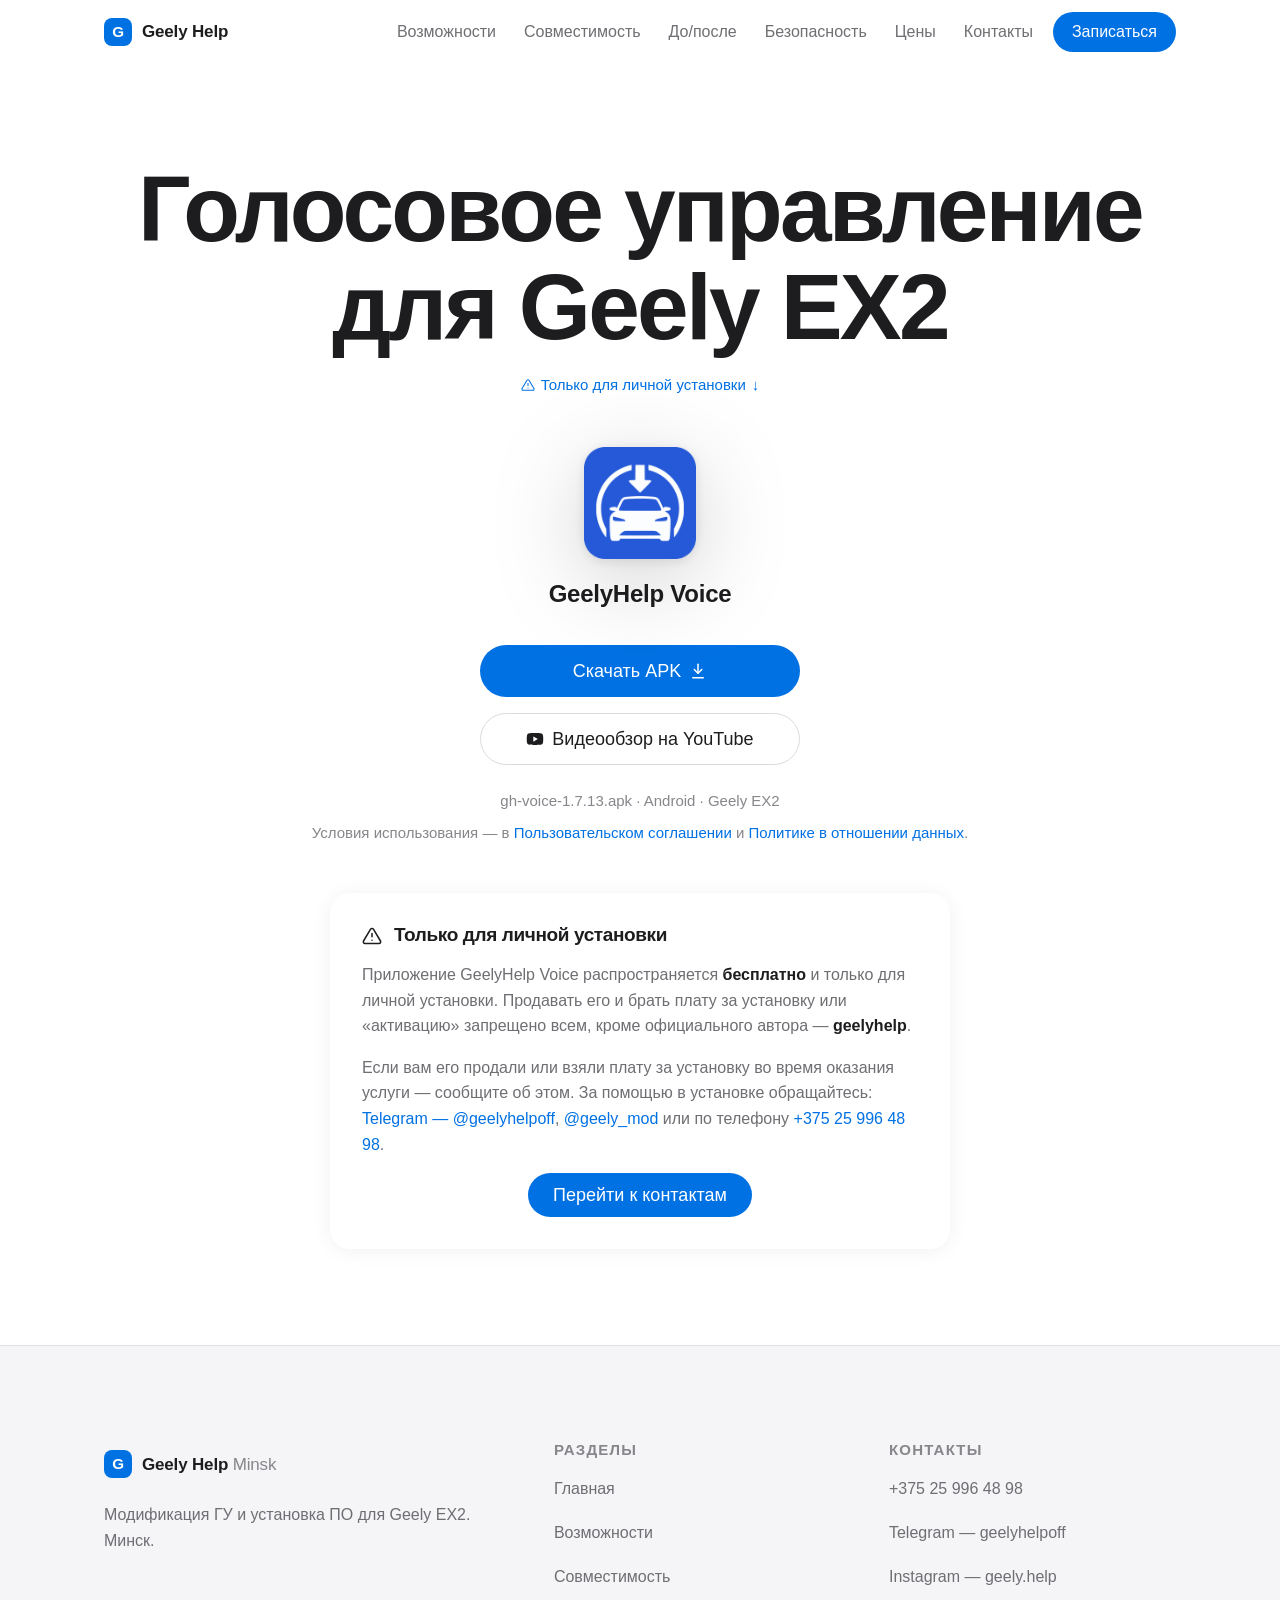
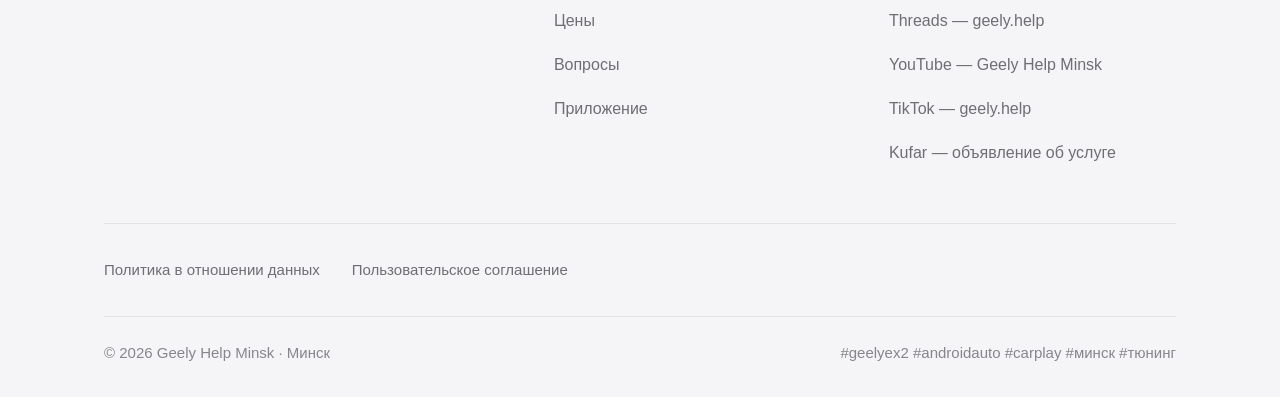
<file: app.html>
<!DOCTYPE html>
<html lang="ru">
<!--
  ============================================================================
  GEELY HELP MINSK — страница «Скачать приложение» (app.html)
  ============================================================================
  Минимальная страница: шапка и футер — как на главной, а в <main> — карточка приложения
  (иконка и название GeelyHelp Voice) и скачивание APK (voiceshort.apk). Стили специфики — styles.css,
  РАЗДЕЛ 20. Файл APK лежит в корне сайта: чтобы обновить приложение,
  замените voiceshort.apk — код менять не нужно.
-->
<head>
  <meta charset="UTF-8"/>
  <meta name="viewport" content="width=device-width, initial-scale=1" />
  <title>Скачать приложение для Geely EX2 — Geely Help Minsk</title>
  <meta name="description" content="APK приложения голосового управления для штатного экрана Geely EX2. Скачайте бесплатно с geelyhelp.by и установите на штатную магнитолу." />
  <meta name="color-scheme" content="light dark" />
  <link rel="canonical" href="https://geelyhelp.by/app.html" />
  <meta property="og:type" content="website" />
  <meta property="og:site_name" content="Geely Help Minsk" />
  <meta property="og:title" content="Скачать приложение для Geely EX2" />
  <meta property="og:description" content="Голосовое управление на штатной магнитоле Geely EX2. Скачайте APK бесплатно с geelyhelp.by." />
  <meta property="og:url" content="https://geelyhelp.by/app.html" />
  <meta property="og:image" content="https://geelyhelp.by/img/og-cover.jpg" />
  <link rel="icon" href="img/icon.png"/>
  <link rel="apple-touch-icon" href="img/icon.png" />
  <link rel="stylesheet" href="styles.css" />
  <script>document.documentElement.classList.add('js');</script>
</head>
<body>
  <a class="skip-link" href="#main">Перейти к содержимому</a>

  <!-- Шапка — та же, что на главной: стекло при прокрутке (script.js, БЛОК 2),
       бургер до 1200px. Меню ведёт на разделы главной страницы. -->
  <header class="header" id="header">
    <div class="container header__inner">
      <a class="logo" href="index.html" aria-label="Geely Help Minsk — на главную страницу">
        <span class="logo__mark" aria-hidden="true">G</span>
        <span class="logo__text">Geely Help</span>
      </a>
      <nav class="nav" id="nav" aria-label="Основная навигация">
        <a href="index.html#benefits">Возможности</a>
        <a href="index.html#compat">Совместимость</a>
        <a href="index.html#demo">До/после</a>
        <a href="index.html#safety">Безопасность</a>
        <a href="index.html#prices">Цены</a>
        <a href="index.html#contacts">Контакты</a>
        <a class="nav__faq" href="index.html#faq">Вопросы</a>
      </nav>
      <a class="btn btn--primary btn--header" href="https://t.me/geelyhelpoff" target="_blank" rel="noopener">Записаться</a>
      <button class="burger" type="button" aria-expanded="false" aria-controls="nav" aria-label="Открыть меню">
        <span class="burger__box" aria-hidden="true"><i></i><i></i></span>
      </button>
    </div>
  </header>

  <main id="main">
    <!-- Единственная секция страницы: скачивание приложения (styles.css, РАЗДЕЛ 20).
         Ссылка voiceshort.apk и иконка GeelyHelpVoice-icon.png относительные —
         оба файла лежат в корне сайта. -->
    <section class="app-dl">
      <div class="container">
        <!-- Иконка и название приложения: сразу видно, что скачивают именно
             приложение GeelyHelp Voice (стили — styles.css, РАЗДЕЛ 20). -->

        <h1>Голосовое управление для Geely EX2</h1>
        <!-- Мелкая ссылка-якорь к предупреждению «Только для личной установки» ниже.
             Значок — тот же, что в заголовке предупреждения. -->
        <p class="app-dl__anchor"><a class="inline-link" href="#personal-install"><svg viewBox="0 0 24 24" fill="none" stroke="currentColor" stroke-width="1.8" stroke-linecap="round" stroke-linejoin="round" aria-hidden="true"><path d="M10.29 3.86 1.82 18a2 2 0 0 0 1.71 3h16.94a2 2 0 0 0 1.71-3L13.71 3.86a2 2 0 0 0-3.42 0Z"/><path d="M12 9v4M12 17h.01"/></svg>Только для личной установки</a></p>

        <div class="app-dl__actions">
          <div class="app-dl__app">
            <img class="app-dl__icon" src="GeelyHelpVoice-icon.png" alt="Иконка приложения GeelyHelp Voice" width="512" height="512">
            <p class="app-dl__name">GeelyHelp Voice</p>
          </div>
          <!-- Видеообзор приложения — YouTube Shorts. Иконка YouTube — та же, что в СЕКЦИИ 9 главной. -->
          <div class="app-dl__btns">
            <a class="btn btn--primary btn--xl" href="https://files.geelyhelp.by/catalog/gh-voice/gh-voice-1.7.13.apk" download>Скачать APK<svg width="18" height="18" viewBox="0 0 24 24" fill="none" stroke="currentColor" stroke-width="2" stroke-linecap="round" stroke-linejoin="round" aria-hidden="true"><path d="M12 3v12"/><path d="m7 10 5 5 5-5"/><path d="M5 21h14"/></svg></a>
            <a class="btn btn--ghost btn--xl" href="https://youtu.be/YjnnFk46-nU" target="_blank" rel="noopener"><svg width="18" height="18" viewBox="0 0 24 24" fill="currentColor" aria-hidden="true"><path d="M23 12s0-3.7-.47-5.47a2.9 2.9 0 0 0-2-2C18.7 4 12 4 12 4s-6.7 0-8.53.53a2.9 2.9 0 0 0-2 2C1 8.3 1 12 1 12s0 3.7.47 5.47a2.9 2.9 0 0 0 2 2C5.3 20 12 20 12 20s6.7 0 8.53-.53a2.9 2.9 0 0 0 2-2C23 15.7 23 12 23 12ZM9.75 15.5v-7l6 3.5-6 3.5Z"/></svg>Видеообзор на YouTube</a>
          </div>
        </div>
        <p class="app-dl__meta">gh-voice-1.7.13.apk · Android · Geely EX2</p>
        <p class="app-dl__terms">Условия использования — в <a class="inline-link" href="terms.html">Пользовательском соглашении</a> и <a class="inline-link" href="privacy.html">Политике в отношении данных</a>.</p>
        <!-- Уведомление о запрете продажи и платы за установку (кроме автора)
             и о том, где получить помощь в установке. Стили — .warn (styles.css,
             РАЗДЕЛ 10) + .app-dl__notice (РАЗДЕЛ 20). -->
        <div class="warn app-dl__notice" id="personal-install">
          <div class="warn__head">
            <svg viewBox="0 0 24 24" fill="none" stroke="currentColor" stroke-width="1.8" stroke-linecap="round" stroke-linejoin="round" aria-hidden="true"><path d="M10.29 3.86 1.82 18a2 2 0 0 0 1.71 3h16.94a2 2 0 0 0 1.71-3L13.71 3.86a2 2 0 0 0-3.42 0Z"/><path d="M12 9v4M12 17h.01"/></svg>
            <h3>Только для личной установки</h3>
          </div>
          <p>Приложение GeelyHelp Voice распространяется <strong>бесплатно</strong> и только для личной установки. Продавать его и брать плату за установку или «активацию» запрещено всем, кроме официального автора — <strong>geelyhelp</strong>.</p>
          <p>Если вам его продали или взяли плату за установку во время оказания услуги — сообщите об этом. За помощью в установке обращайтесь: <a class="inline-link" href="https://t.me/geelyhelpoff" target="_blank" rel="noopener">Telegram — @geelyhelpoff</a>, <a class="inline-link" href="https://t.me/geely_mod" target="_blank" rel="noopener">@geely_mod</a> или по телефону <a class="inline-link" href="tel:+375259964898">+375 25 996 48 98</a>.</p>
          <p class="warn__cta"><a class="btn btn--primary" href="index.html#contacts">Перейти к контактам</a></p>
        </div>
      </div>
    </section>
  </main>

  <footer class="footer">
    <div class="container">
      <div class="footer__top">
        <div class="footer__brand">
          <a class="logo" href="index.html" aria-label="Geely Help Minsk — на главную страницу">
            <span class="logo__mark" aria-hidden="true">G</span>
            <span class="logo__text">Geely Help<em> Minsk</em></span>
          </a>
          <p>Модификация ГУ и установка ПО для Geely EX2. Минск.</p>
        </div>
        <nav class="footer__col" aria-label="Разделы">
          <h3>Разделы</h3>
          <a href="index.html">Главная</a>
          <a href="index.html#benefits">Возможности</a>
          <a href="index.html#compat">Совместимость</a>
          <a href="index.html#prices">Цены</a>
          <a href="index.html#faq">Вопросы</a>
          <a href="app.html" aria-current="page">Приложение</a>
        </nav>
        <nav class="footer__col" aria-label="Контакты">
          <h3>Контакты</h3>
          <a href="tel:+375259964898">+375 25 996 48 98</a>
          <a href="https://t.me/geelyhelpoff" target="_blank" rel="noopener">Telegram — geelyhelpoff</a>
          <a href="https://www.instagram.com/geely.help" target="_blank" rel="noopener">Instagram — geely.help</a>
          <a href="https://www.threads.net/@geely.help" target="_blank" rel="noopener">Threads — geely.help</a>
          <a href="https://youtu.be/U9wTJuGtl20" target="_blank" rel="noopener">YouTube — Geely Help Minsk</a>
          <a href="https://www.tiktok.com/@geely.help" target="_blank" rel="noopener">TikTok — geely.help</a>
          <a href="https://www.kufar.by/item/1082857115" target="_blank" rel="noopener">Kufar — объявление об услуге</a>
        </nav>
      </div>
      <!-- Правовые документы приложения GeelyHelp Voice (styles.css, РАЗДЕЛ 22). -->
      <nav class="footer__legal" aria-label="Правовые документы">
        <a href="privacy.html">Политика в отношении данных</a>
        <a href="terms.html">Пользовательское соглашение</a>
      </nav>
      <div class="footer__bottom">
        <p>© <span id="year">2026</span> Geely Help Minsk · Минск</p>
        <p>#geelyex2 #androidauto #carplay #минск #тюнинг</p>
      </div>
    </div>
  </footer>

  <script src="script.js" defer></script>
</body>
</html>
</file>
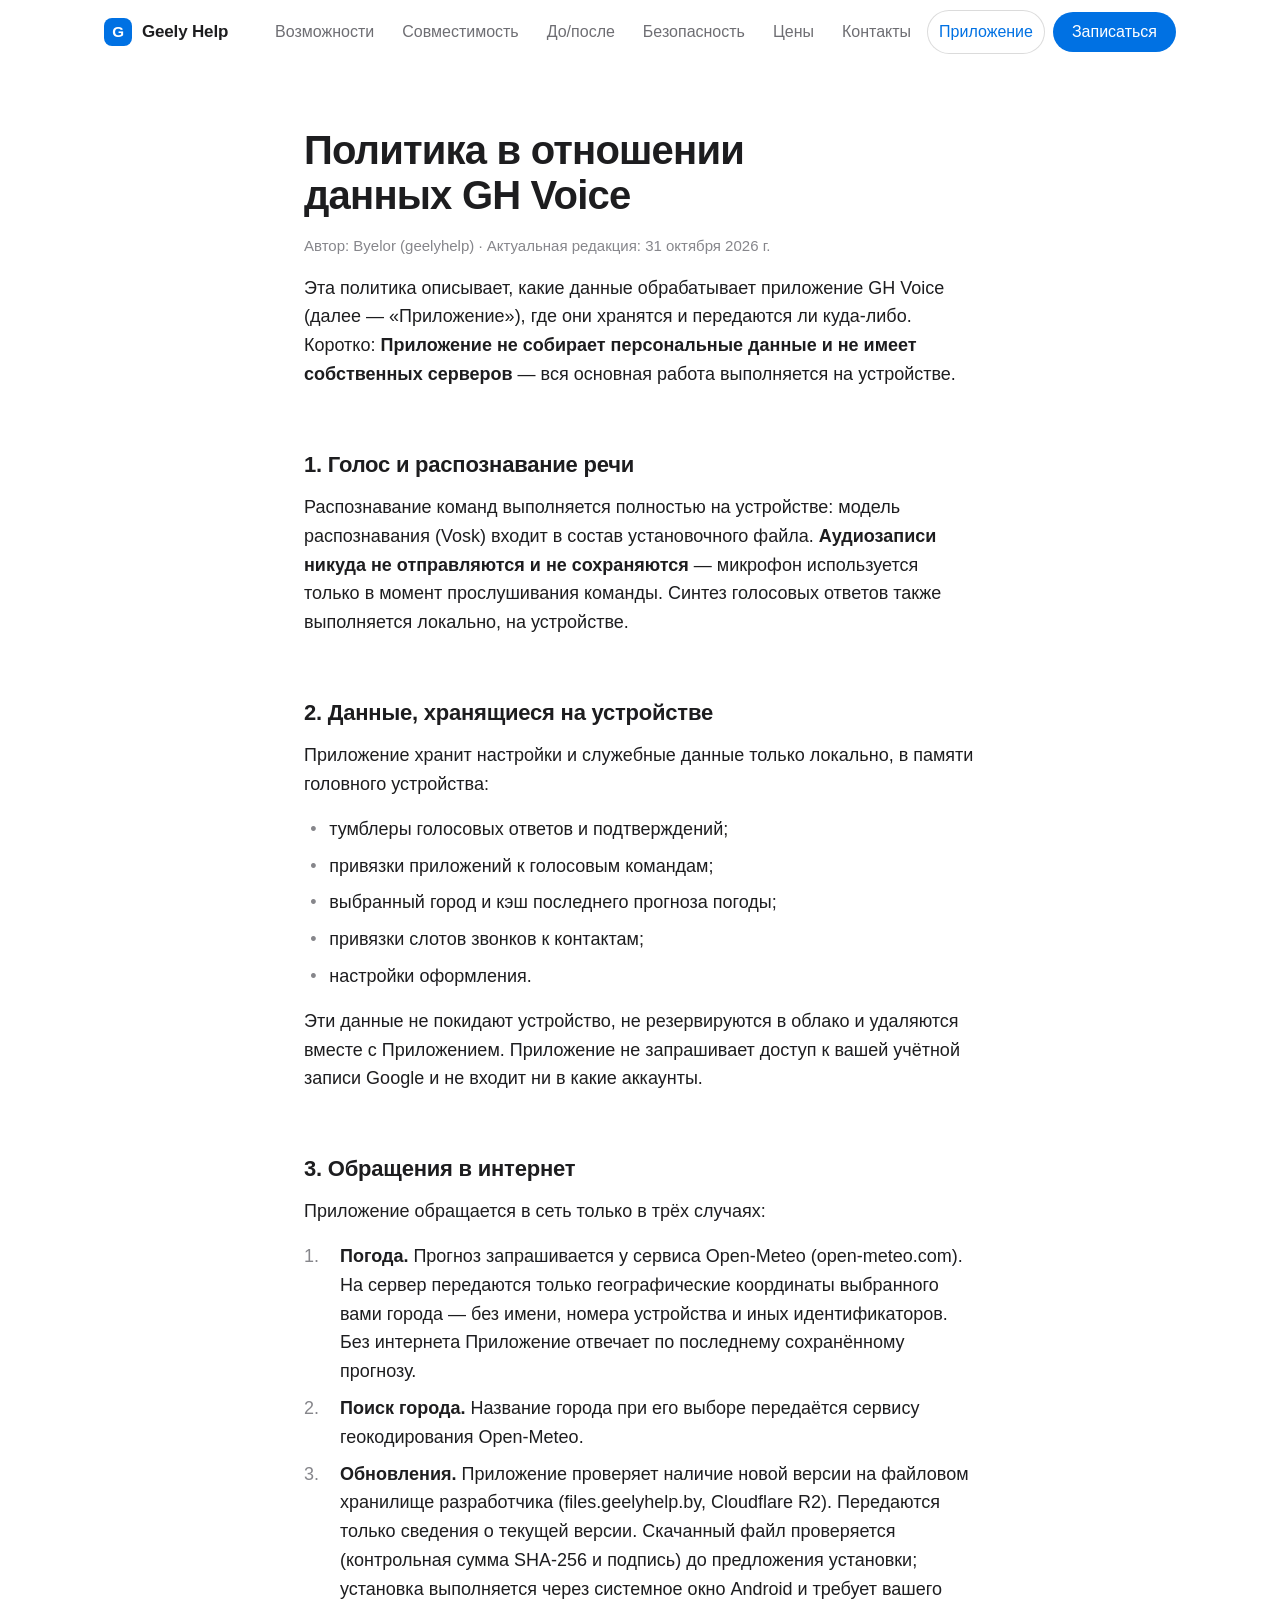
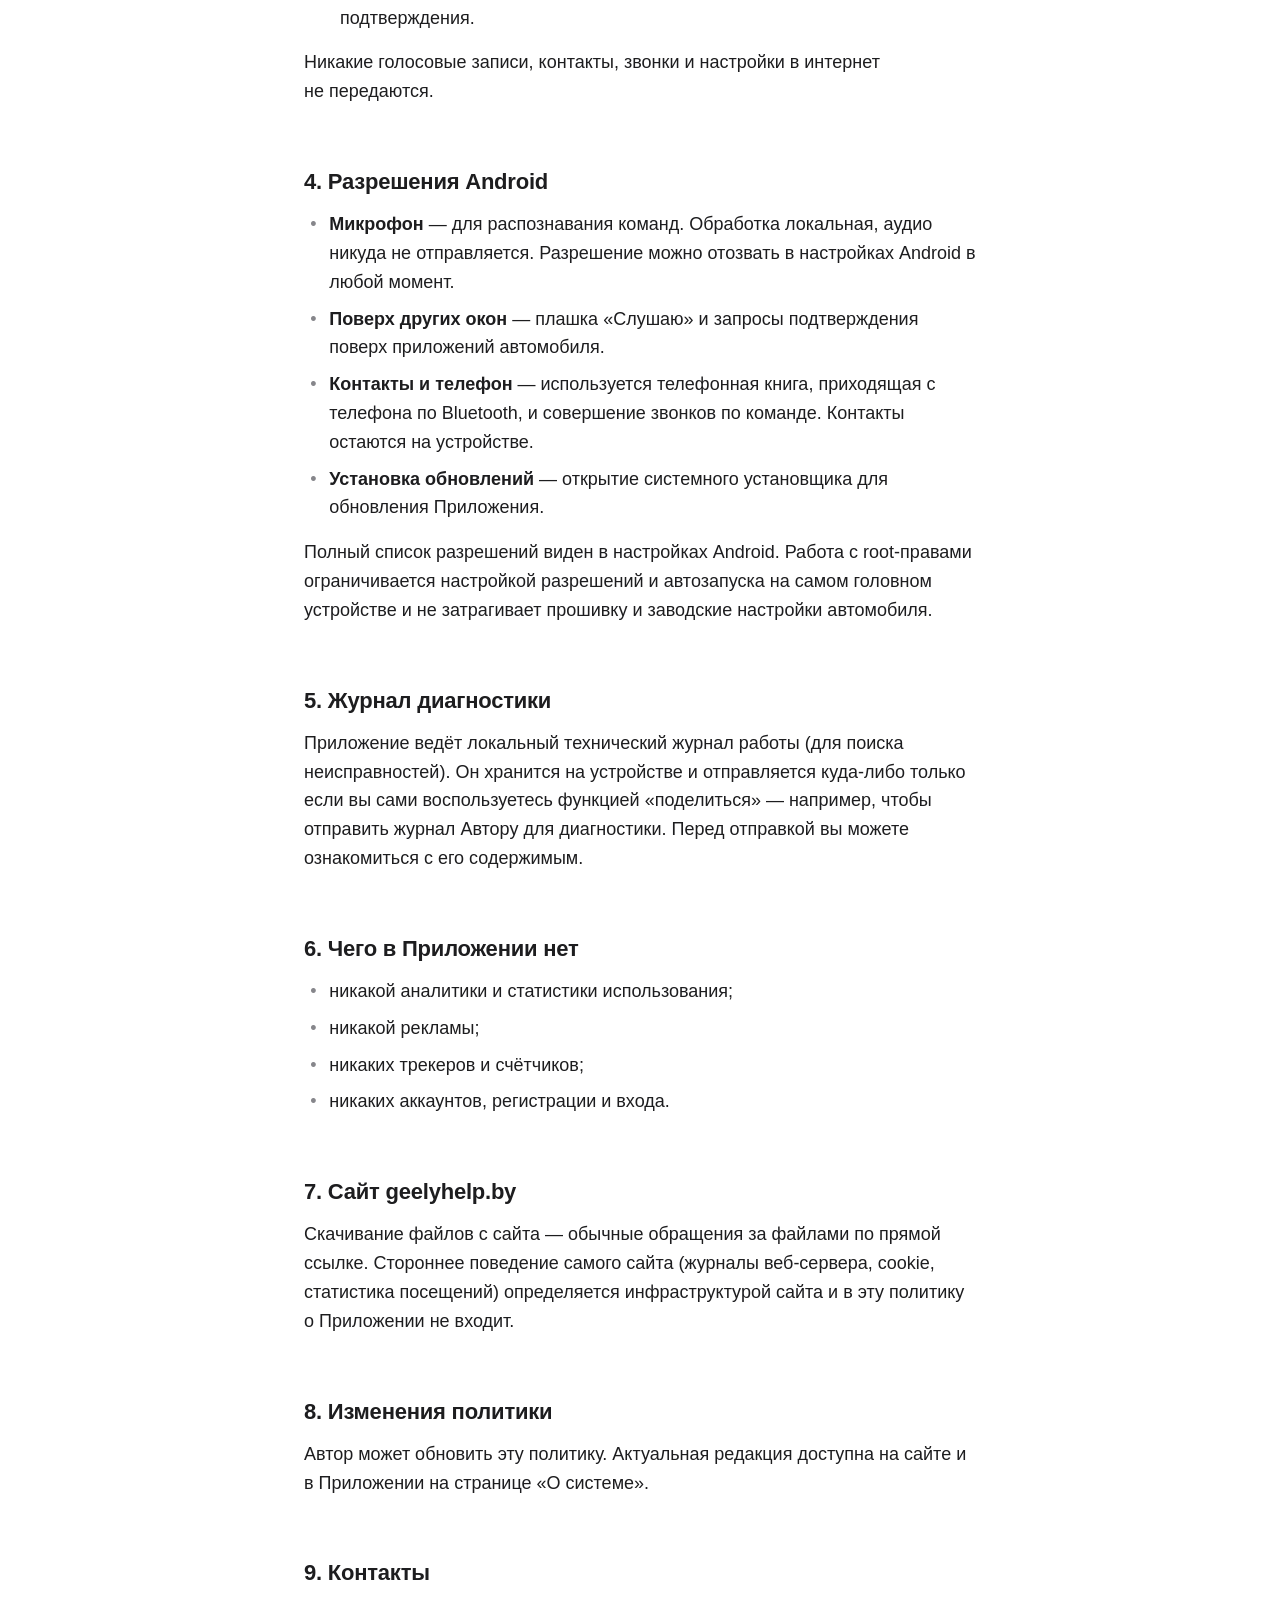
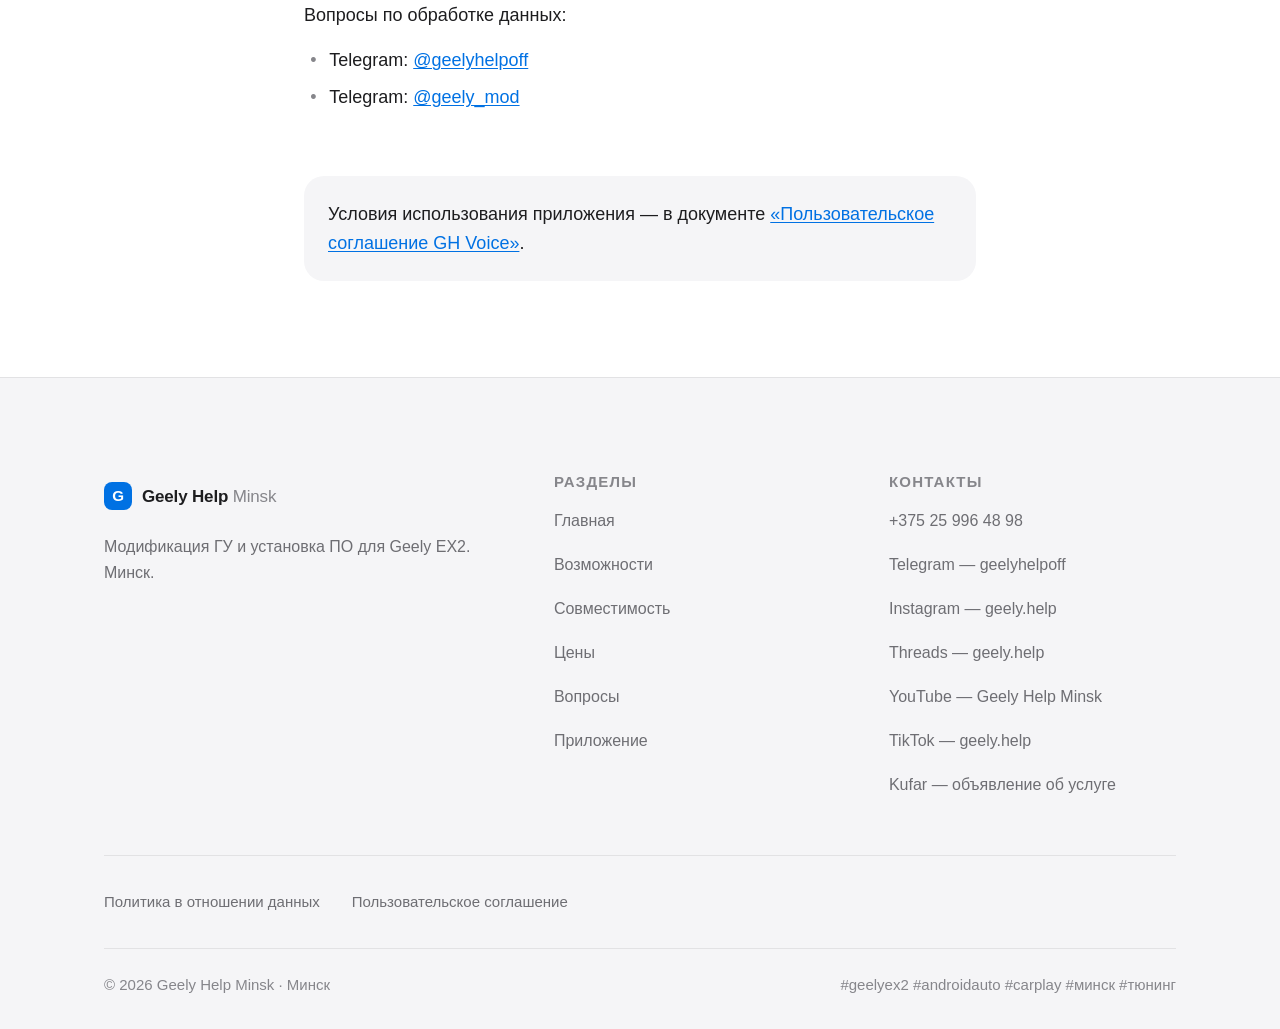
<file: privacy.html>
<!DOCTYPE html>
<html lang="ru">
<!--
  ============================================================================
  GEELY HELP MINSK — страница «Политика в отношении данных» (privacy.html)
  ============================================================================
  Правовой документ приложения GeelyHelp Voice (GH Voice): какие данные
  обрабатывает Приложение, где хранятся и куда передаются. Текст документа
  ведёт Автор; при обновлении редакции правится и «Актуальная редакция»
  в .legal__meta. Пара страницы — terms.html (пользовательское соглашение),
  ссылки на обе — в футере всех страниц (styles.css, РАЗДЕЛ 22).
-->
<head>
  <meta charset="UTF-8"/>
  <meta name="viewport" content="width=device-width, initial-scale=1" />
  <title>Политика в отношении данных GH Voice — Geely Help Minsk</title>
  <meta name="description" content="Политика в отношении данных приложения голосового управления GH Voice: какие данные обрабатываются, где хранятся и что передаётся в интернет. Актуальная редакция — 31 октября 2026 г." />
  <meta name="color-scheme" content="light dark" />
  <link rel="canonical" href="https://geelyhelp.by/privacy.html" />
  <meta property="og:type" content="website" />
  <meta property="og:site_name" content="Geely Help Minsk" />
  <meta property="og:title" content="Политика в отношении данных GH Voice" />
  <meta property="og:description" content="Какие данные обрабатывает приложение GH Voice, где они хранятся и передаются ли куда-либо." />
  <meta property="og:url" content="https://geelyhelp.by/privacy.html" />
  <meta property="og:image" content="https://geelyhelp.by/img/og-cover.jpg" />
  <link rel="icon" href="img/icon.png"/>
  <link rel="apple-touch-icon" href="img/icon.png" />
  <link rel="stylesheet" href="styles.css" />
  <script>document.documentElement.classList.add('js');</script>
</head>
<body>
  <a class="skip-link" href="#main">Перейти к содержимому</a>

  <!-- Шапка — та же, что на app.html. -->
  <header class="header" id="header">
    <div class="container header__inner">
      <a class="logo" href="index.html" aria-label="Geely Help Minsk — на главную страницу">
        <span class="logo__mark" aria-hidden="true">G</span>
        <span class="logo__text">Geely Help</span>
      </a>
      <nav class="nav" id="nav" aria-label="Основная навигация">
        <a href="index.html#benefits">Возможности</a>
        <a href="index.html#compat">Совместимость</a>
        <a href="index.html#demo">До/после</a>
        <a href="index.html#safety">Безопасность</a>
        <a href="index.html#prices">Цены</a>
        <a href="index.html#contacts">Контакты</a>
        <a class="nav__faq" href="index.html#faq">Вопросы</a>
        <a class="nav__app" href="app.html">Приложение</a>
      </nav>
      <a class="btn btn--primary btn--header" href="https://t.me/geelyhelpoff" target="_blank" rel="noopener">Записаться</a>
      <a class="btn btn--app" href="app.html" aria-label="Скачать приложение" title="Скачать приложение">
        <svg width="20" height="20" viewBox="0 0 24 24" fill="none" stroke="currentColor" stroke-width="2" stroke-linecap="round" stroke-linejoin="round" aria-hidden="true"><path d="M12 3v12"/><path d="m7 10 5 5 5-5"/><path d="M5 21h14"/></svg>
      </a>
      <button class="burger" type="button" aria-expanded="false" aria-controls="nav" aria-label="Открыть меню">
        <span class="burger__box" aria-hidden="true"><i></i><i></i></span>
      </button>
    </div>
  </header>

  <main id="main">
    <section class="legal">
      <div class="container legal__wrap">
        <h1>Политика в отношении данных GH Voice</h1>
        <p class="legal__meta">Автор: Byelor (geelyhelp) · Актуальная редакция: 31 октября 2026 г.</p>

        <p>Эта политика описывает, какие данные обрабатывает приложение GH Voice (далее — «Приложение»), где они хранятся и передаются ли куда-либо. Коротко: <strong>Приложение не собирает персональные данные и не имеет собственных серверов</strong> — вся основная работа выполняется на устройстве.</p>

        <h2>1. Голос и распознавание речи</h2>
        <p>Распознавание команд выполняется полностью на устройстве: модель распознавания (Vosk) входит в состав установочного файла. <strong>Аудиозаписи никуда не отправляются и не сохраняются</strong> — микрофон используется только в момент прослушивания команды. Синтез голосовых ответов также выполняется локально, на устройстве.</p>

        <h2>2. Данные, хранящиеся на устройстве</h2>
        <p>Приложение хранит настройки и служебные данные только локально, в памяти головного устройства:</p>
        <ul>
          <li>тумблеры голосовых ответов и подтверждений;</li>
          <li>привязки приложений к голосовым командам;</li>
          <li>выбранный город и кэш последнего прогноза погоды;</li>
          <li>привязки слотов звонков к контактам;</li>
          <li>настройки оформления.</li>
        </ul>
        <p>Эти данные не покидают устройство, не резервируются в облако и удаляются вместе с Приложением. Приложение не запрашивает доступ к вашей учётной записи Google и не входит ни в какие аккаунты.</p>

        <h2>3. Обращения в интернет</h2>
        <p>Приложение обращается в сеть только в трёх случаях:</p>
        <ol>
          <li><strong>Погода.</strong> Прогноз запрашивается у сервиса Open-Meteo (open-meteo.com). На сервер передаются только географические координаты выбранного вами города — без имени, номера устройства и иных идентификаторов. Без интернета Приложение отвечает по последнему сохранённому прогнозу.</li>
          <li><strong>Поиск города.</strong> Название города при его выборе передаётся сервису геокодирования Open-Meteo.</li>
          <li><strong>Обновления.</strong> Приложение проверяет наличие новой версии на файловом хранилище разработчика (files.geelyhelp.by, Cloudflare R2). Передаются только сведения о текущей версии. Скачанный файл проверяется (контрольная сумма SHA-256 и подпись) до предложения установки; установка выполняется через системное окно Android и требует вашего подтверждения.</li>
        </ol>
        <p>Никакие голосовые записи, контакты, звонки и настройки в интернет не передаются.</p>

        <h2>4. Разрешения Android</h2>
        <ul>
          <li><strong>Микрофон</strong> — для распознавания команд. Обработка локальная, аудио никуда не отправляется. Разрешение можно отозвать в настройках Android в любой момент.</li>
          <li><strong>Поверх других окон</strong> — плашка «Слушаю» и запросы подтверждения поверх приложений автомобиля.</li>
          <li><strong>Контакты и телефон</strong> — используется телефонная книга, приходящая с телефона по Bluetooth, и совершение звонков по команде. Контакты остаются на устройстве.</li>
          <li><strong>Установка обновлений</strong> — открытие системного установщика для обновления Приложения.</li>
        </ul>
        <p>Полный список разрешений виден в настройках Android. Работа с root-правами ограничивается настройкой разрешений и автозапуска на самом головном устройстве и не затрагивает прошивку и заводские настройки автомобиля.</p>

        <h2>5. Журнал диагностики</h2>
        <p>Приложение ведёт локальный технический журнал работы (для поиска неисправностей). Он хранится на устройстве и отправляется куда-либо только если вы сами воспользуетесь функцией «поделиться» — например, чтобы отправить журнал Автору для диагностики. Перед отправкой вы можете ознакомиться с его содержимым.</p>

        <h2>6. Чего в Приложении нет</h2>
        <ul>
          <li>никакой аналитики и статистики использования;</li>
          <li>никакой рекламы;</li>
          <li>никаких трекеров и счётчиков;</li>
          <li>никаких аккаунтов, регистрации и входа.</li>
        </ul>

        <h2>7. Сайт geelyhelp.by</h2>
        <p>Скачивание файлов с сайта — обычные обращения за файлами по прямой ссылке. Стороннее поведение самого сайта (журналы веб-сервера, cookie, статистика посещений) определяется инфраструктурой сайта и в эту политику о Приложении не входит.</p>

        <h2>8. Изменения политики</h2>
        <p>Автор может обновить эту политику. Актуальная редакция доступна на сайте и в Приложении на странице «О системе».</p>

        <h2>9. Контакты</h2>
        <p>Вопросы по обработке данных:</p>
        <ul>
          <li>Telegram: <a class="inline-link" href="https://t.me/geelyhelpoff" target="_blank" rel="noopener">@geelyhelpoff</a></li>
          <li>Telegram: <a class="inline-link" href="https://t.me/geely_mod" target="_blank" rel="noopener">@geely_mod</a></li>
        </ul>

        <div class="legal__see-also">
          <p>Условия использования приложения — в документе <a class="inline-link" href="terms.html">«Пользовательское соглашение GH Voice»</a>.</p>
        </div>
      </div>
    </section>
  </main>

  <footer class="footer">
    <div class="container">
      <div class="footer__top">
        <div class="footer__brand">
          <a class="logo" href="index.html" aria-label="Geely Help Minsk — на главную страницу">
            <span class="logo__mark" aria-hidden="true">G</span>
            <span class="logo__text">Geely Help<em> Minsk</em></span>
          </a>
          <p>Модификация ГУ и установка ПО для Geely EX2. Минск.</p>
        </div>
        <nav class="footer__col" aria-label="Разделы">
          <h3>Разделы</h3>
          <a href="index.html">Главная</a>
          <a href="index.html#benefits">Возможности</a>
          <a href="index.html#compat">Совместимость</a>
          <a href="index.html#prices">Цены</a>
          <a href="index.html#faq">Вопросы</a>
          <a href="app.html">Приложение</a>
        </nav>
        <nav class="footer__col" aria-label="Контакты">
          <h3>Контакты</h3>
          <a href="tel:+375259964898">+375 25 996 48 98</a>
          <a href="https://t.me/geelyhelpoff" target="_blank" rel="noopener">Telegram — geelyhelpoff</a>
          <a href="https://www.instagram.com/geely.help" target="_blank" rel="noopener">Instagram — geely.help</a>
          <a href="https://www.threads.net/@geely.help" target="_blank" rel="noopener">Threads — geely.help</a>
          <a href="https://youtu.be/U9wTJuGtl20" target="_blank" rel="noopener">YouTube — Geely Help Minsk</a>
          <a href="https://www.tiktok.com/@geely.help" target="_blank" rel="noopener">TikTok — geely.help</a>
          <a href="https://www.kufar.by/item/1082857115" target="_blank" rel="noopener">Kufar — объявление об услуге</a>
        </nav>
      </div>
      <nav class="footer__legal" aria-label="Правовые документы">
        <a href="privacy.html" aria-current="page">Политика в отношении данных</a>
        <a href="terms.html">Пользовательское соглашение</a>
      </nav>
      <div class="footer__bottom">
        <p>© <span id="year">2026</span> Geely Help Minsk · Минск</p>
        <p>#geelyex2 #androidauto #carplay #минск #тюнинг</p>
      </div>
    </div>
  </footer>

  <script src="script.js" defer></script>
</body>
</html>
</file>
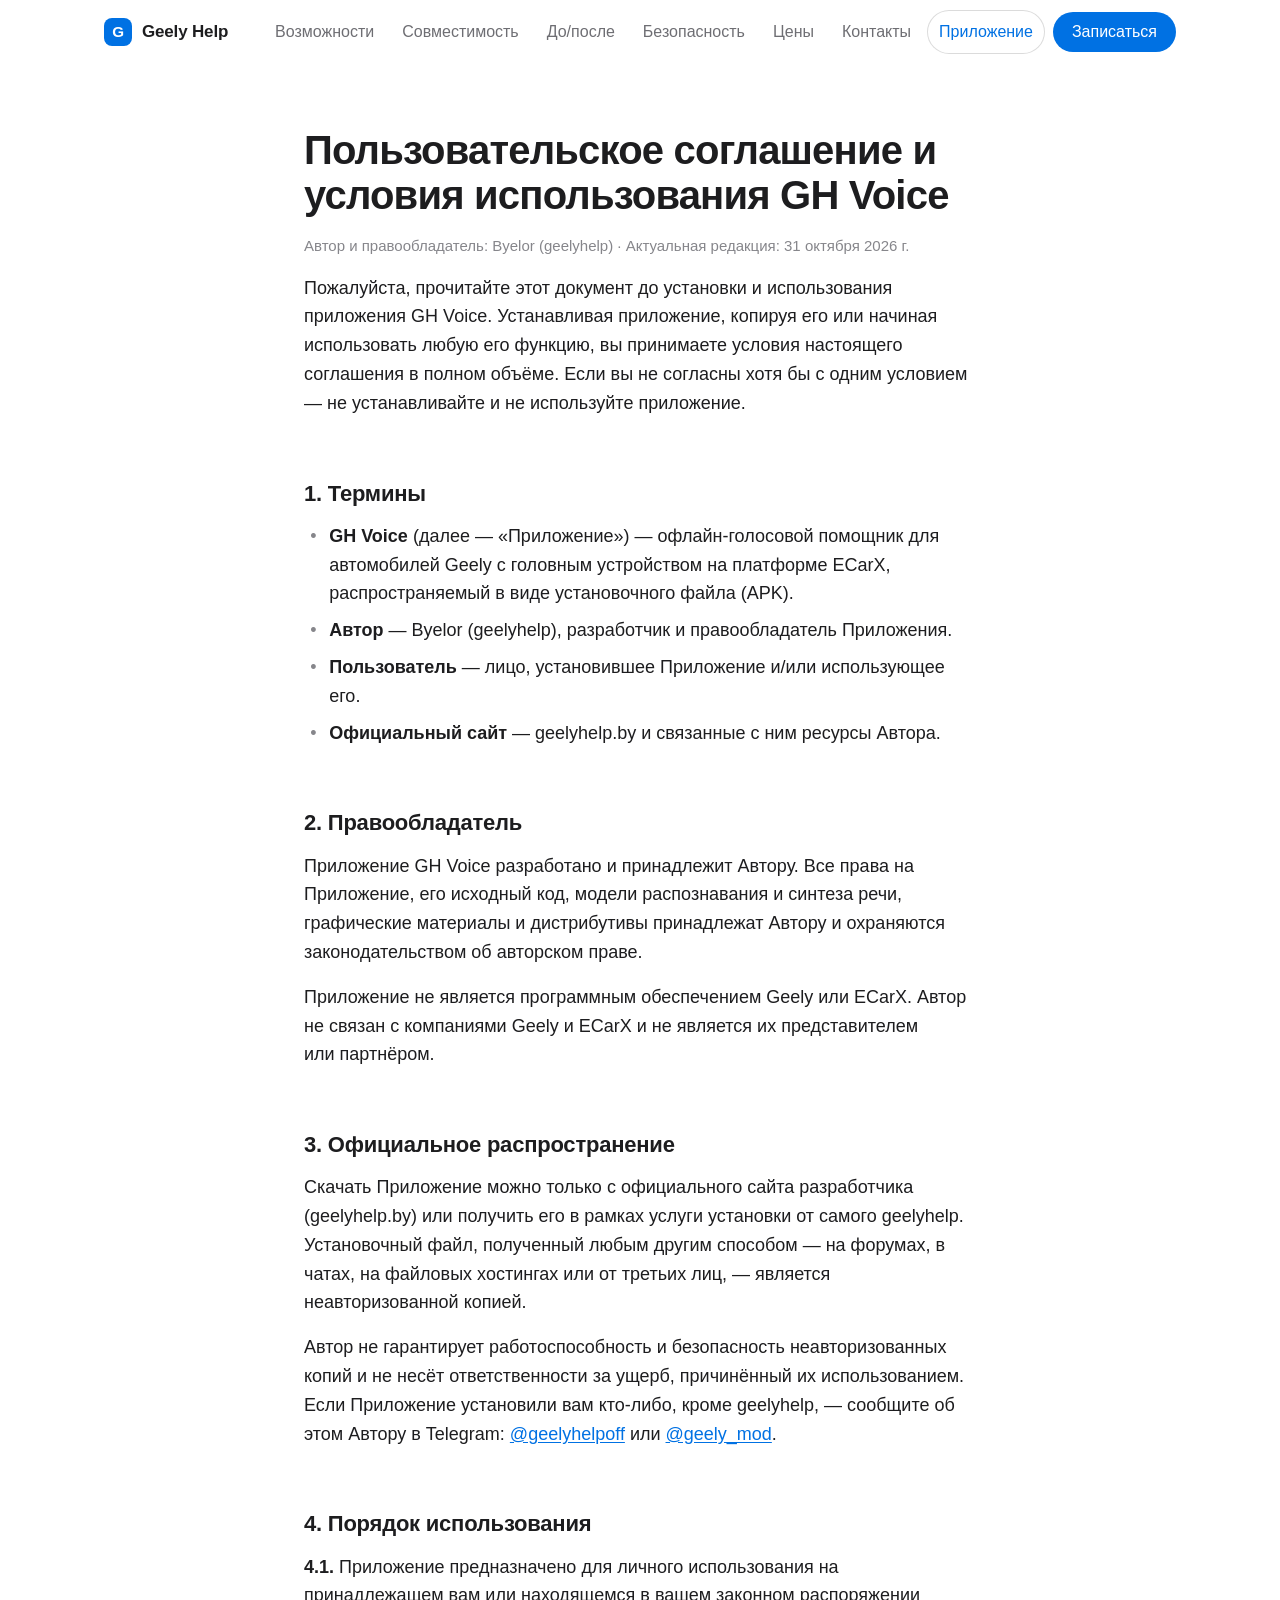
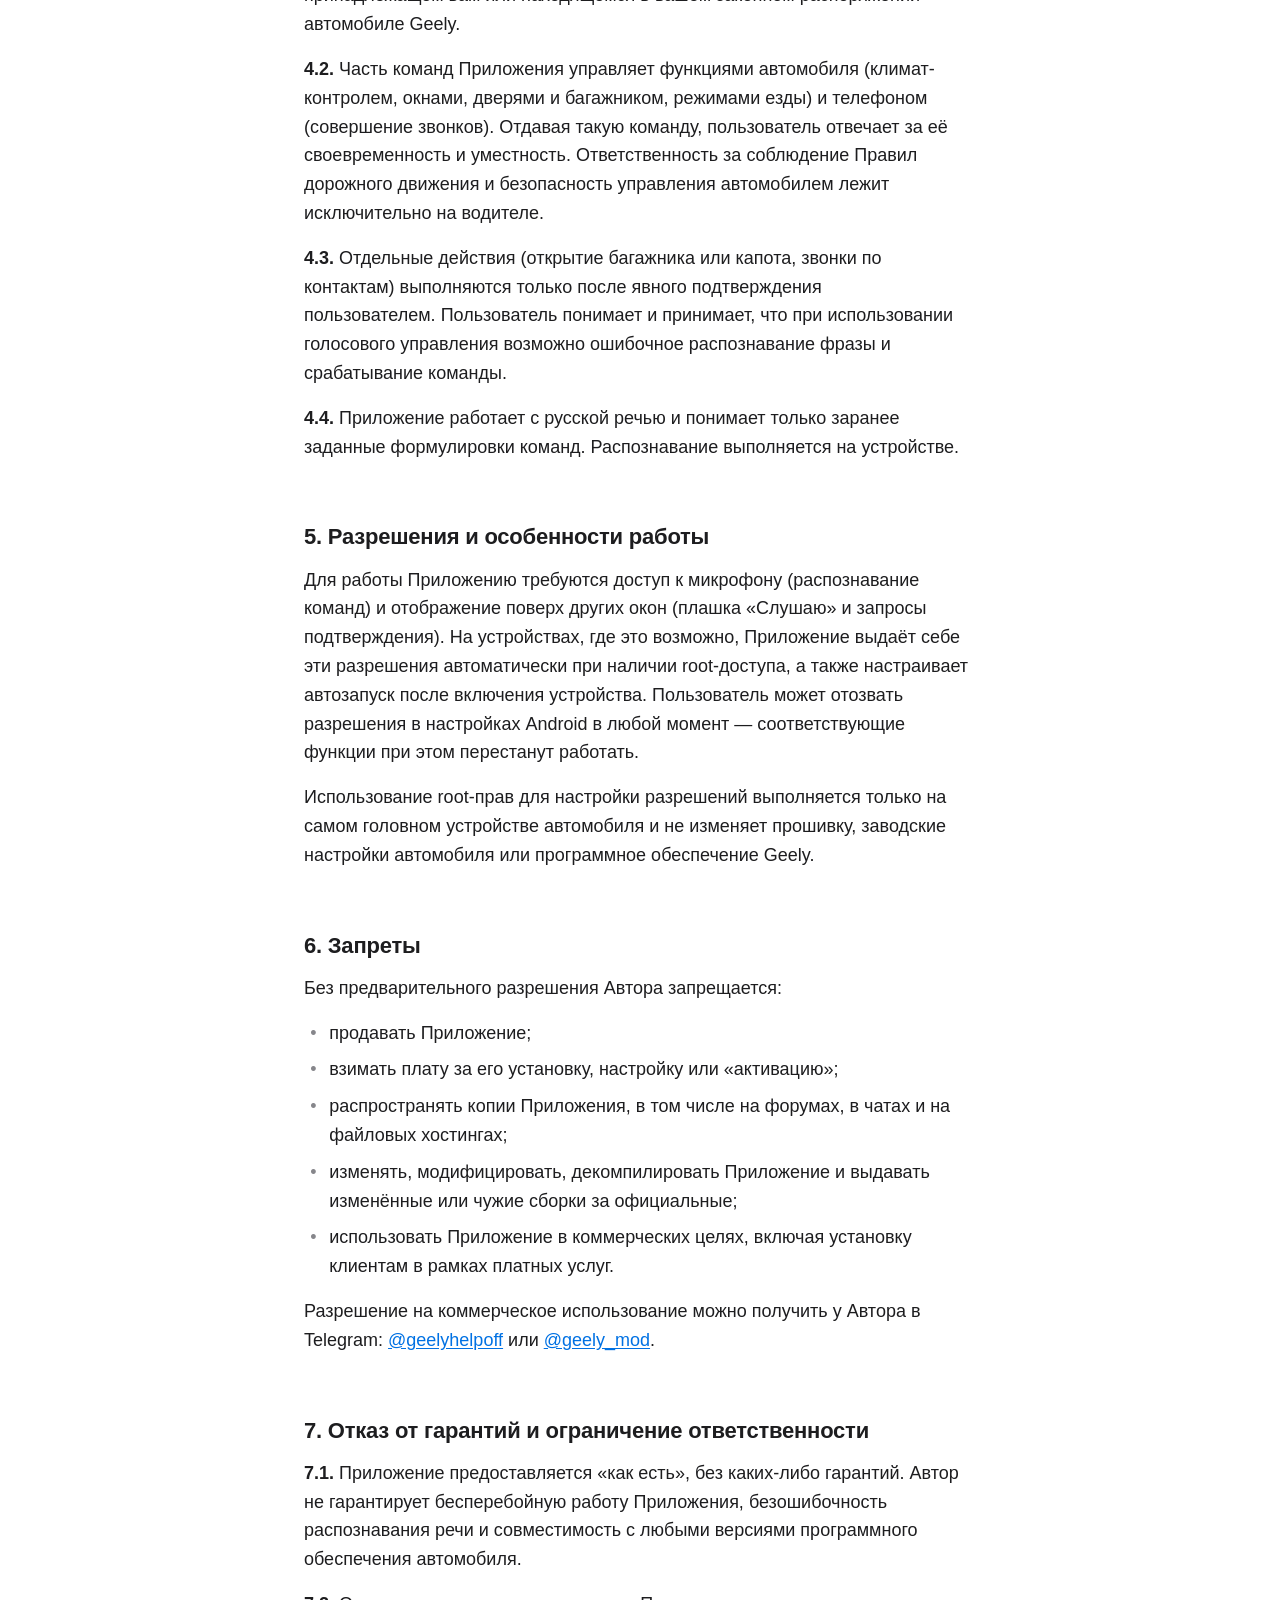
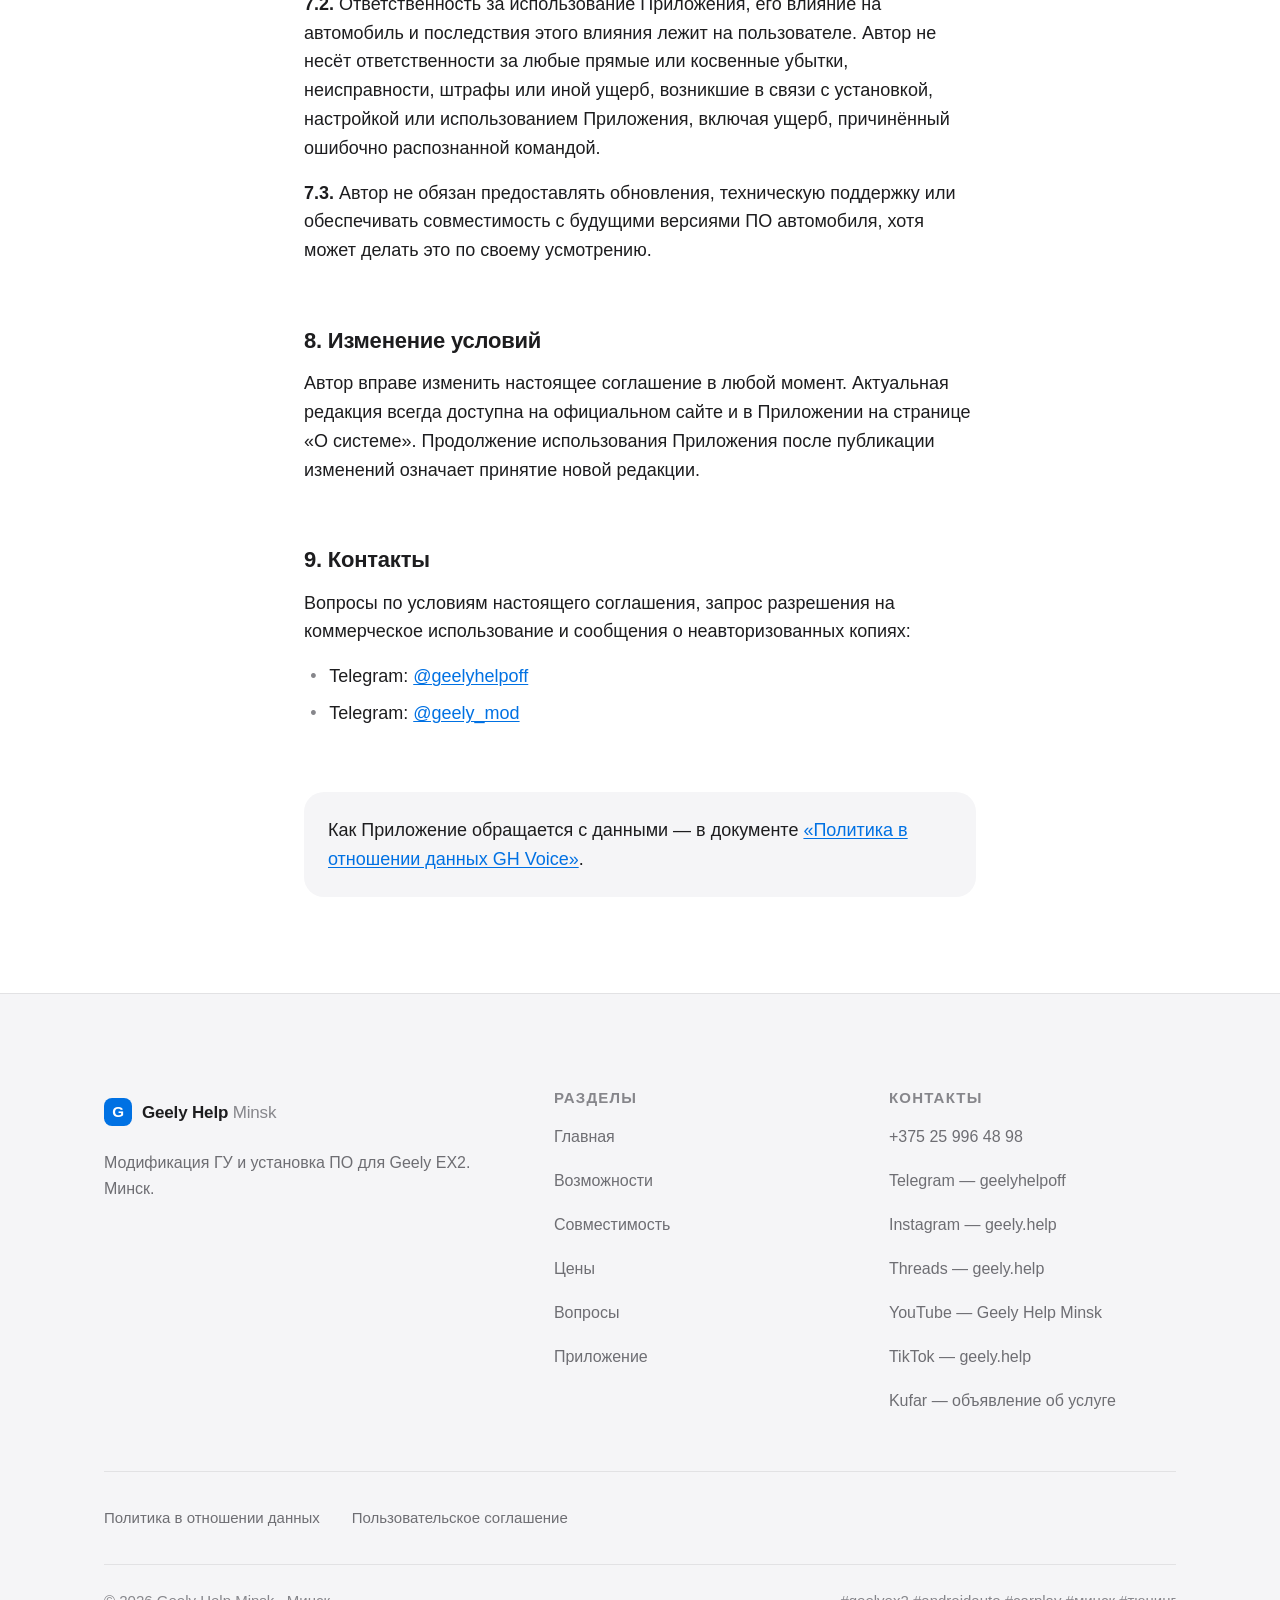
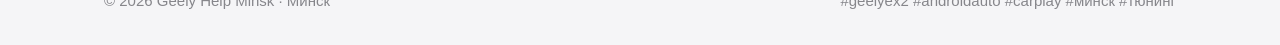
<file: terms.html>
<!DOCTYPE html>
<html lang="ru">
<!--
  ============================================================================
  GEELY HELP MINSK — страница «Пользовательское соглашение» (terms.html)
  ============================================================================
  Правовой документ приложения GeelyHelp Voice (GH Voice): условия
  использования, распространение, запреты, ограничение ответственности.
  Текст документа ведёт Автор; при обновлении редакции правится и
  «Актуальная редакция» в .legal__meta. Пара страницы — privacy.html
  (политика в отношении данных), ссылки на обе — в футере всех страниц
  (styles.css, РАЗДЕЛ 22).
-->
<head>
  <meta charset="UTF-8"/>
  <meta name="viewport" content="width=device-width, initial-scale=1" />
  <title>Пользовательское соглашение GH Voice — Geely Help Minsk</title>
  <meta name="description" content="Пользовательское соглашение и условия использования приложения голосового управления GH Voice для Geely EX2: распространение, порядок использования, запреты и ограничение ответственности." />
  <meta name="color-scheme" content="light dark" />
  <link rel="canonical" href="https://geelyhelp.by/terms.html" />
  <meta property="og:type" content="website" />
  <meta property="og:site_name" content="Geely Help Minsk" />
  <meta property="og:title" content="Пользовательское соглашение GH Voice" />
  <meta property="og:description" content="Условия использования приложения GH Voice: распространение, порядок использования, запреты и ограничение ответственности." />
  <meta property="og:url" content="https://geelyhelp.by/terms.html" />
  <meta property="og:image" content="https://geelyhelp.by/img/og-cover.jpg" />
  <link rel="icon" href="img/icon.png"/>
  <link rel="apple-touch-icon" href="img/icon.png" />
  <link rel="stylesheet" href="styles.css" />
  <script>document.documentElement.classList.add('js');</script>
</head>
<body>
  <a class="skip-link" href="#main">Перейти к содержимому</a>

  <!-- Шапка — та же, что на app.html. -->
  <header class="header" id="header">
    <div class="container header__inner">
      <a class="logo" href="index.html" aria-label="Geely Help Minsk — на главную страницу">
        <span class="logo__mark" aria-hidden="true">G</span>
        <span class="logo__text">Geely Help</span>
      </a>
      <nav class="nav" id="nav" aria-label="Основная навигация">
        <a href="index.html#benefits">Возможности</a>
        <a href="index.html#compat">Совместимость</a>
        <a href="index.html#demo">До/после</a>
        <a href="index.html#safety">Безопасность</a>
        <a href="index.html#prices">Цены</a>
        <a href="index.html#contacts">Контакты</a>
        <a class="nav__faq" href="index.html#faq">Вопросы</a>
        <a class="nav__app" href="app.html">Приложение</a>
      </nav>
      <a class="btn btn--primary btn--header" href="https://t.me/geelyhelpoff" target="_blank" rel="noopener">Записаться</a>
      <a class="btn btn--app" href="app.html" aria-label="Скачать приложение" title="Скачать приложение">
        <svg width="20" height="20" viewBox="0 0 24 24" fill="none" stroke="currentColor" stroke-width="2" stroke-linecap="round" stroke-linejoin="round" aria-hidden="true"><path d="M12 3v12"/><path d="m7 10 5 5 5-5"/><path d="M5 21h14"/></svg>
      </a>
      <button class="burger" type="button" aria-expanded="false" aria-controls="nav" aria-label="Открыть меню">
        <span class="burger__box" aria-hidden="true"><i></i><i></i></span>
      </button>
    </div>
  </header>

  <main id="main">
    <section class="legal">
      <div class="container legal__wrap">
        <h1>Пользовательское соглашение и условия использования GH Voice</h1>
        <p class="legal__meta">Автор и правообладатель: Byelor (geelyhelp) · Актуальная редакция: 31 октября 2026 г.</p>

        <p>Пожалуйста, прочитайте этот документ до установки и использования приложения GH Voice. Устанавливая приложение, копируя его или начиная использовать любую его функцию, вы принимаете условия настоящего соглашения в полном объёме. Если вы не согласны хотя бы с одним условием — не устанавливайте и не используйте приложение.</p>

        <h2>1. Термины</h2>
        <ul>
          <li><strong>GH Voice</strong> (далее — «Приложение») — офлайн-голосовой помощник для автомобилей Geely с головным устройством на платформе ECarX, распространяемый в виде установочного файла (APK).</li>
          <li><strong>Автор</strong> — Byelor (geelyhelp), разработчик и правообладатель Приложения.</li>
          <li><strong>Пользователь</strong> — лицо, установившее Приложение и/или использующее его.</li>
          <li><strong>Официальный сайт</strong> — geelyhelp.by и связанные с ним ресурсы Автора.</li>
        </ul>

        <h2>2. Правообладатель</h2>
        <p>Приложение GH Voice разработано и принадлежит Автору. Все права на Приложение, его исходный код, модели распознавания и синтеза речи, графические материалы и дистрибутивы принадлежат Автору и охраняются законодательством об авторском праве.</p>
        <p>Приложение не является программным обеспечением Geely или ECarX. Автор не связан с компаниями Geely и ECarX и не является их представителем или партнёром.</p>

        <h2>3. Официальное распространение</h2>
        <p>Скачать Приложение можно только с официального сайта разработчика (geelyhelp.by) или получить его в рамках услуги установки от самого geelyhelp. Установочный файл, полученный любым другим способом — на форумах, в чатах, на файловых хостингах или от третьих лиц, — является неавторизованной копией.</p>
        <p>Автор не гарантирует работоспособность и безопасность неавторизованных копий и не несёт ответственности за ущерб, причинённый их использованием. Если Приложение установили вам кто-либо, кроме geelyhelp, — сообщите об этом Автору в Telegram: <a class="inline-link" href="https://t.me/geelyhelpoff" target="_blank" rel="noopener">@geelyhelpoff</a> или <a class="inline-link" href="https://t.me/geely_mod" target="_blank" rel="noopener">@geely_mod</a>.</p>

        <h2>4. Порядок использования</h2>
        <p><strong>4.1.</strong> Приложение предназначено для личного использования на принадлежащем вам или находящемся в вашем законном распоряжении автомобиле Geely.</p>
        <p><strong>4.2.</strong> Часть команд Приложения управляет функциями автомобиля (климат-контролем, окнами, дверями и багажником, режимами езды) и телефоном (совершение звонков). Отдавая такую команду, пользователь отвечает за её своевременность и уместность. Ответственность за соблюдение Правил дорожного движения и безопасность управления автомобилем лежит исключительно на водителе.</p>
        <p><strong>4.3.</strong> Отдельные действия (открытие багажника или капота, звонки по контактам) выполняются только после явного подтверждения пользователем. Пользователь понимает и принимает, что при использовании голосового управления возможно ошибочное распознавание фразы и срабатывание команды.</p>
        <p><strong>4.4.</strong> Приложение работает с русской речью и понимает только заранее заданные формулировки команд. Распознавание выполняется на устройстве.</p>

        <h2>5. Разрешения и особенности работы</h2>
        <p>Для работы Приложению требуются доступ к микрофону (распознавание команд) и отображение поверх других окон (плашка «Слушаю» и запросы подтверждения). На устройствах, где это возможно, Приложение выдаёт себе эти разрешения автоматически при наличии root-доступа, а также настраивает автозапуск после включения устройства. Пользователь может отозвать разрешения в настройках Android в любой момент — соответствующие функции при этом перестанут работать.</p>
        <p>Использование root-прав для настройки разрешений выполняется только на самом головном устройстве автомобиля и не изменяет прошивку, заводские настройки автомобиля или программное обеспечение Geely.</p>

        <h2>6. Запреты</h2>
        <p>Без предварительного разрешения Автора запрещается:</p>
        <ul>
          <li>продавать Приложение;</li>
          <li>взимать плату за его установку, настройку или «активацию»;</li>
          <li>распространять копии Приложения, в том числе на форумах, в чатах и на файловых хостингах;</li>
          <li>изменять, модифицировать, декомпилировать Приложение и выдавать изменённые или чужие сборки за официальные;</li>
          <li>использовать Приложение в коммерческих целях, включая установку клиентам в рамках платных услуг.</li>
        </ul>
        <p>Разрешение на коммерческое использование можно получить у Автора в Telegram: <a class="inline-link" href="https://t.me/geelyhelpoff" target="_blank" rel="noopener">@geelyhelpoff</a> или <a class="inline-link" href="https://t.me/geely_mod" target="_blank" rel="noopener">@geely_mod</a>.</p>

        <h2>7. Отказ от гарантий и ограничение ответственности</h2>
        <p><strong>7.1.</strong> Приложение предоставляется «как есть», без каких-либо гарантий. Автор не гарантирует бесперебойную работу Приложения, безошибочность распознавания речи и совместимость с любыми версиями программного обеспечения автомобиля.</p>
        <p><strong>7.2.</strong> Ответственность за использование Приложения, его влияние на автомобиль и последствия этого влияния лежит на пользователе. Автор не несёт ответственности за любые прямые или косвенные убытки, неисправности, штрафы или иной ущерб, возникшие в связи с установкой, настройкой или использованием Приложения, включая ущерб, причинённый ошибочно распознанной командой.</p>
        <p><strong>7.3.</strong> Автор не обязан предоставлять обновления, техническую поддержку или обеспечивать совместимость с будущими версиями ПО автомобиля, хотя может делать это по своему усмотрению.</p>

        <h2>8. Изменение условий</h2>
        <p>Автор вправе изменить настоящее соглашение в любой момент. Актуальная редакция всегда доступна на официальном сайте и в Приложении на странице «О системе». Продолжение использования Приложения после публикации изменений означает принятие новой редакции.</p>

        <h2>9. Контакты</h2>
        <p>Вопросы по условиям настоящего соглашения, запрос разрешения на коммерческое использование и сообщения о неавторизованных копиях:</p>
        <ul>
          <li>Telegram: <a class="inline-link" href="https://t.me/geelyhelpoff" target="_blank" rel="noopener">@geelyhelpoff</a></li>
          <li>Telegram: <a class="inline-link" href="https://t.me/geely_mod" target="_blank" rel="noopener">@geely_mod</a></li>
        </ul>

        <div class="legal__see-also">
          <p>Как Приложение обращается с данными — в документе <a class="inline-link" href="privacy.html">«Политика в отношении данных GH Voice»</a>.</p>
        </div>
      </div>
    </section>
  </main>

  <footer class="footer">
    <div class="container">
      <div class="footer__top">
        <div class="footer__brand">
          <a class="logo" href="index.html" aria-label="Geely Help Minsk — на главную страницу">
            <span class="logo__mark" aria-hidden="true">G</span>
            <span class="logo__text">Geely Help<em> Minsk</em></span>
          </a>
          <p>Модификация ГУ и установка ПО для Geely EX2. Минск.</p>
        </div>
        <nav class="footer__col" aria-label="Разделы">
          <h3>Разделы</h3>
          <a href="index.html">Главная</a>
          <a href="index.html#benefits">Возможности</a>
          <a href="index.html#compat">Совместимость</a>
          <a href="index.html#prices">Цены</a>
          <a href="index.html#faq">Вопросы</a>
          <a href="app.html">Приложение</a>
        </nav>
        <nav class="footer__col" aria-label="Контакты">
          <h3>Контакты</h3>
          <a href="tel:+375259964898">+375 25 996 48 98</a>
          <a href="https://t.me/geelyhelpoff" target="_blank" rel="noopener">Telegram — geelyhelpoff</a>
          <a href="https://www.instagram.com/geely.help" target="_blank" rel="noopener">Instagram — geely.help</a>
          <a href="https://www.threads.net/@geely.help" target="_blank" rel="noopener">Threads — geely.help</a>
          <a href="https://youtu.be/U9wTJuGtl20" target="_blank" rel="noopener">YouTube — Geely Help Minsk</a>
          <a href="https://www.tiktok.com/@geely.help" target="_blank" rel="noopener">TikTok — geely.help</a>
          <a href="https://www.kufar.by/item/1082857115" target="_blank" rel="noopener">Kufar — объявление об услуге</a>
        </nav>
      </div>
      <nav class="footer__legal" aria-label="Правовые документы">
        <a href="privacy.html">Политика в отношении данных</a>
        <a href="terms.html" aria-current="page">Пользовательское соглашение</a>
      </nav>
      <div class="footer__bottom">
        <p>© <span id="year">2026</span> Geely Help Minsk · Минск</p>
        <p>#geelyex2 #androidauto #carplay #минск #тюнинг</p>
      </div>
    </div>
  </footer>

  <script src="script.js" defer></script>
</body>
</html>
</file>
<file: styles.css>
/* ============================================================================
   GEELY HELP MINSK — стили лендинга
   ----------------------------------------------------------------------------

   СОДЕРЖАНИЕ (быстрый поиск по слову «РАЗДЕЛ»):

     РАЗДЕЛ 1   Токены дизайна — ЦВЕТА, ШРИФТЫ, ОТСТУПЫ, СКОРОСТЬ АНИМАЦИЙ
     РАЗДЕЛ 2   Сброс стилей браузера и базовая типографика
     РАЗДЕЛ 3   Служебное: контейнер, секции, кнопки, skip-link
     РАЗДЕЛ 4   Шапка и меню
     РАЗДЕЛ 5   Hero (первый экран)
     РАЗДЕЛ 6   Макет экрана ГУ «после» (.unit) — рисуется на CSS, без картинок
     РАЗДЕЛ 7   Фото половин слайдера «До / После»
     РАЗДЕЛ 8   Карточки (.card) — «Возможности» и «Безопасность»
     РАЗДЕЛ 9   Чипы «Примеры приложений»
     РАЗДЕЛ 10  Совместимость (проверка прошивки)
     РАЗДЕЛ 11  Слайдер «До / После»
     РАЗДЕЛ 12  Шаги «Как это работает»
     РАЗДЕЛ 13  Тарифы (цены)
     РАЗДЕЛ 14  Финальный CTA (контакты)
     РАЗДЕЛ 15  FAQ (аккордеон)
     РАЗДЕЛ 16  Футер
     РАЗДЕЛ 17  Адаптив: сетки и крупный шрифт на телефонах
     РАЗДЕЛ 18  Анимация появления блоков при прокрутке (.reveal)
     РАЗДЕЛ 19  prefers-reduced-motion — НЕ УДАЛЯТЬ
     РАЗДЕЛ 20  Страница приложения (app.html) — пункт меню, иконка в шапке, кнопки скачивания и видеообзора
    РАЗДЕЛ 21  Каталог приложений (s/katalog-*.html) — сетка карточек по категориям

   ГЛАВНОЕ:
   • Цвета, шрифты и отступы меняются только в РАЗДЕЛЕ 1 — остальное их читает.
   • Акцентный цвет на сайте ровно один: --color-accent.
   • Тёмная тема включается сама (prefers-color-scheme), значения — в РАЗДЕЛЕ 1.
   • Анимации построены только на transform/opacity — они не тормозят страницу.
   • Именование классов: блок__элемент--модификатор (БЭМ-подобное).
   • Адаптивные правила лежат рядом со своими компонентами (@media в разделах).
   ========================================================================== */

/* ============================================================================
   РАЗДЕЛ 1. ТОКЕНЫ ДИЗАЙНА — меняйте значения здесь, весь сайт подхватит
   ========================================================================== */
:root {
  --color-bg: #ffffff;
  --color-bg-secondary: #f5f5f7;
  --color-bg-tertiary: #fbfbfd;
  --color-text-primary: #1d1d1f;
  --color-text-secondary: #6e6e73;
  --color-text-tertiary: #86868b;
  --color-accent: #0071e3;
  --color-accent-hover: #0077ed;
  --color-divider: rgba(0, 0, 0, 0.08);
  --color-border-strong: rgba(0, 0, 0, 0.14);
  --color-glass: rgba(255, 255, 255, 0.72);
  --color-glass-menu: rgba(255, 255, 255, 0.95); /* фон мобильного меню: почти непрозрачный (1 = совсем) */

  --font-family: -apple-system, "SF Pro Display", "SF Pro Text", "Inter", "Helvetica Neue", Arial, sans-serif;

  --fs-hero: clamp(2.5rem, 6vw + 1rem, 6rem);
  --fs-h1: clamp(2.125rem, 4vw + 0.75rem, 3.75rem);
  --fs-h2: clamp(1.625rem, 2.5vw + 0.75rem, 2.5rem);
  --fs-body-lg: clamp(1.1875rem, 0.8vw + 0.9rem, 1.5rem);
  --fs-body: 1.125rem;
  --fs-caption: 0.9375rem;

  --space-1: 4px;
  --space-2: 8px;
  --space-3: 16px;
  --space-4: 24px;
  --space-5: 32px;
  --space-6: 48px;
  --space-7: 64px;
  --space-8: 96px;
  --space-9: 128px;
  --space-10: 192px;

  --ease-standard: cubic-bezier(0.4, 0, 0.2, 1);
  --ease-decelerate: cubic-bezier(0, 0, 0.2, 1);
  --ease-spring: cubic-bezier(0.34, 1.56, 0.64, 1);
  --dur-fast: 150ms;
  --dur-base: 300ms;
  --dur-slow: 600ms;
  --dur-hero: 900ms;
  --reveal-stagger: 50ms;  /* задержка между появлениями элементов в списках */
  --dur-reveal: 400ms;     /* длительность проявления одного блока (.reveal) */

  --header-h: 64px;
  --radius-card: 20px;
  --shadow-card: 0 2px 20px rgba(0, 0, 0, 0.06);
  --shadow-card-hover: 0 12px 32px rgba(0, 0, 0, 0.10);
}

@media (prefers-color-scheme: dark) {
  :root {
    --color-bg: #000000;
    --color-bg-secondary: #1d1d1f;
    --color-bg-tertiary: #0a0a0a;
    --color-text-primary: #f5f5f7;
    --color-text-secondary: #a1a1a6;
    --color-text-tertiary: #86868b;
    --color-accent: #2997ff;
    --color-accent-hover: #409cff;
    --color-divider: rgba(255, 255, 255, 0.1);
    --color-border-strong: rgba(255, 255, 255, 0.18);
    --color-glass: rgba(29, 29, 31, 0.72);
    --color-glass-menu: rgba(29, 29, 31, 0.95);
    --shadow-card: 0 2px 20px rgba(0, 0, 0, 0.5);
    --shadow-card-hover: 0 12px 32px rgba(0, 0, 0, 0.65);
  }
}

/* ============================================================================
   РАЗДЕЛ 2. СБРОС СТИЛЕЙ И БАЗОВАЯ ТИПОГРАФИКА
   ========================================================================== */
*, *::before, *::after { box-sizing: border-box; }
* { margin: 0; }
html { scroll-behavior: smooth; -webkit-text-size-adjust: 100%; }
body {
  font-family: var(--font-family);
  font-size: var(--fs-body);
  line-height: 1.6;
  color: var(--color-text-primary);
  background: var(--color-bg);
  padding-top: var(--header-h);
  -webkit-font-smoothing: antialiased;
  text-rendering: optimizeLegibility;
}
img, svg, video { display: block; max-width: 100%; }
a { color: inherit; }
button { font: inherit; color: inherit; background: none; border: 0; cursor: pointer; }
ul, ol { list-style: none; padding: 0; }
h1, h2, h3 { font-weight: 600; line-height: 1.1; letter-spacing: -0.02em; }
strong { font-weight: 600; }
::selection { background: rgba(0, 113, 227, 0.18); }

:focus-visible { outline: 2px solid var(--color-accent); outline-offset: 3px; border-radius: 6px; }
:focus:not(:focus-visible) { outline: none; }

/* ============================================================================
   РАЗДЕЛ 3. СЛУЖЕБНОЕ: КОНТЕЙНЕР, СЕКЦИИ, ЗАГОЛОВКИ, ССЫЛКИ
   ========================================================================== */
.container { width: 100%; max-width: 1200px; margin-inline: auto; padding-inline: max(24px, 5vw); }
.section { padding-block: clamp(var(--space-7), 10vw, var(--space-9)); }
.section--secondary { background: var(--color-bg-secondary); }
section[id] { scroll-margin-top: calc(var(--header-h) + 12px); }
.section__head { max-width: 720px; margin-bottom: clamp(var(--space-6), 6vw, var(--space-8)); }
.section__head--center { margin-inline: auto; text-align: center; }
.eyebrow { font-size: var(--fs-caption); font-weight: 600; letter-spacing: 0.09em; text-transform: uppercase; color: var(--color-text-tertiary); }
.section__title { font-size: var(--fs-h1); margin-top: var(--space-2); text-wrap: balance; }
.section__lead { margin-top: var(--space-3); font-size: var(--fs-body-lg); line-height: 1.5; color: var(--color-text-secondary); text-wrap: pretty; }
.inline-link { color: var(--color-accent); text-decoration: none; }
.inline-link:hover { text-decoration: underline; }

/* Ссылка «Перейти к содержимому»: видна только при фокусе с клавиатуры.
   Не удалять — это доступность (первый элемент в <body>). */
.skip-link {
  position: fixed; left: 16px; top: -64px; z-index: 300;
  padding: 12px 20px; border-radius: 980px;
  background: var(--color-accent); color: #fff;
  text-decoration: none; font-size: var(--fs-caption); font-weight: 500;
  transition: top var(--dur-base) var(--ease-standard);
}
.skip-link:focus-visible { top: 12px; }

/* ============================================================================
   РАЗДЕЛ 3а. КНОПКИ (.btn)
   Пилюля 980px — фирменная форма. :active сжимает кнопку — тактильный отклик.
   ========================================================================== */
.btn {
  display: inline-flex; align-items: center; justify-content: center; gap: 8px;
  min-height: 44px; padding: 12px 24px;
  border-radius: 980px; border: 1px solid transparent;
  font-weight: 500; font-size: var(--fs-body); line-height: 1;
  text-decoration: none; white-space: nowrap; cursor: pointer;
  transition: transform var(--dur-fast) var(--ease-standard),
              background var(--dur-base) var(--ease-standard),
              border-color var(--dur-base) var(--ease-standard),
              color var(--dur-base) var(--ease-standard);
}
.btn svg { flex: none; transition: transform var(--dur-fast) var(--ease-standard); }
.btn:hover svg { transform: translateX(2px); }
.btn:active { transform: scale(0.97); }
.btn--primary { background: var(--color-accent); color: #fff; }
.btn--primary:hover { background: var(--color-accent-hover); }
.btn--ghost { border-color: var(--color-border-strong); color: var(--color-text-primary); background: transparent;}
.btn--ghost:hover { background: var(--color-bg-secondary); }
.btn--light { background: #f5f5f7; color: #1d1d1f; }
.btn--light:hover { background: #ffffff; }
.btn--ghost-dark { border-color: rgba(255, 255, 255, 0.35); color: #fff; background: transparent; }
.btn--ghost-dark:hover { background: rgba(255, 255, 255, 0.1); }
.btn--header { min-height: 40px; padding: 10px 18px; font-size: 1rem; }
/* ============================================================================
   РАЗДЕЛ 4. ШАПКА И МЕНЮ
   Фиксированная. Класс .is-scrolled (ставит script.js, БЛОК 2) включает
   «стекло»: blur-фон + сжатие 64px → 48px. Ниже 1200px меню превращается
   в выпадающую панель (класс nav-open на <body>, script.js, БЛОК 3) —
   на узких экранах все пункты меню не влезают в одну строку.
   ========================================================================== */
.header {
  position: fixed; inset: 0 0 auto 0; z-index: 100;
  transition: background var(--dur-base) var(--ease-standard),
              box-shadow var(--dur-base) var(--ease-standard);
}
.header__inner {
  display: flex; align-items: center; gap: var(--space-2);
  height: var(--header-h);
  transition: height var(--dur-base) var(--ease-standard);
}
.header.is-scrolled,
body.nav-open .header {
  background: var(--color-glass);
  -webkit-backdrop-filter: blur(20px) saturate(1.8);
  backdrop-filter: blur(20px) saturate(1.8);
  box-shadow: 0 1px 0 var(--color-divider);
}
.header.is-scrolled .header__inner { height: 48px; }

.logo {
  display: flex; align-items: center; gap: 10px; min-height: 44px;
  text-decoration: none; font-size: 1.0625rem; font-weight: 600; letter-spacing: -0.01em;
}
.logo__mark {
  width: 28px; height: 28px; border-radius: 8px;
  background: var(--color-accent); color: #fff;
  display: grid; place-items: center; font-size: 0.95rem; font-weight: 700;
}
.logo__text { white-space: nowrap; }
.logo__text em { font-style: normal; font-weight: 500; color: var(--color-text-tertiary); }

.nav { display: flex; gap: var(--space-1); margin-left: auto; }
.nav a {
  display: inline-flex; align-items: center; min-height: 44px; padding: 8px 12px; /* 12px по бокам: с пунктом «Приложение» меню влезает в строку от 1200px */
  white-space: nowrap; /* пункты меню никогда не переносятся на 2 строки */
  border-radius: 980px; font-size: 1rem; color: var(--color-text-secondary);
  text-decoration: none;
  transition: color var(--dur-fast) var(--ease-standard), background var(--dur-fast) var(--ease-standard);
}
.nav a:hover { color: var(--color-text-primary); background: var(--color-bg-secondary); }
/* «Вопросы» — только в бургер-меню (<1200px): на десктопе его место в строке
   занял «Контакты», а в мобильном меню видны обе ссылки. */
.nav a.nav__faq { display: none; }

.burger { display: none; width: 44px; height: 44px; border-radius: 12px; align-items: center; justify-content: center; }
.burger__box { position: relative; display: block; width: 20px; height: 12px; }
.burger__box i {
  position: absolute; left: 0; width: 100%; height: 1.8px; border-radius: 2px;
  background: currentColor;
  transition: transform var(--dur-base) var(--ease-standard), top var(--dur-base) var(--ease-standard);
}
.burger__box i:nth-child(1) { top: 0; }
.burger__box i:nth-child(2) { top: 10px; }
body.nav-open .burger__box i:nth-child(1) { top: 5px; transform: rotate(45deg); }
body.nav-open .burger__box i:nth-child(2) { top: 5px; transform: rotate(-45deg); }

@media (max-width: 1199px) {
  /* Бургер включается уже на планшетах: с 8 пунктами меню
     (после добавления «Приложения») оно не влезает в строку до ~1200px. */
  .btn--header { margin-left: auto; }
  .burger { display: inline-flex; }
  .nav {
    position: fixed; top: var(--header-h); left: 0; right: 0; z-index: 90;
    flex-direction: column; gap: var(--space-1);
    padding: var(--space-3) max(24px, 5vw) var(--space-5);
    background: var(--color-glass-menu);
    -webkit-backdrop-filter: blur(20px); backdrop-filter: blur(20px);
    box-shadow: 0 16px 32px rgba(0, 0, 0, 0.12);
    opacity: 0; transform: translateY(-8px); pointer-events: none;
    transition: opacity var(--dur-base) var(--ease-standard), transform var(--dur-base) var(--ease-standard);
  }
  body.nav-open .nav { opacity: 1; transform: none; pointer-events: auto; }
  .nav a { min-height: 44px; font-size: 1.0625rem; color: var(--color-text-primary); }
  .nav a.nav__faq { display: inline-flex; } /* «Вопросы» возвращается в мобильное меню */
}
@media (max-width: 479px) {
  .logo__text em { display: none; }
  /* В шапке телефона теперь 4 элемента (логотип, «Записаться», иконка приложения,
     бургер) — ужимаем отступы и кегли, чтобы всё влезло даже в 360px. */
  .header .container { padding-inline: 16px; }
  .nav { padding-inline: 16px; } /* панель меню — вровень с шапкой */
  .header__inner { gap: 6px; }
  .logo { font-size: 0.9375rem; }
  .btn--header { padding: 8px 12px; font-size: 0.875rem; }
}
@media (max-width: 359px) {
  /* Самые узкие экраны (320px): у логотипа остаётся только знак [G] —
     текст бренда не кнопка и на функциональность шапки не влияет. */
  .logo__text { display: none; }
}
/* ============================================================================
   РАЗДЕЛ 5. HERO (ПЕРВЫЙ ЭКРАН)
   [data-parallax] двигает картинку при прокрутке (script.js, БЛОК 5) —
   только на экранах ≥1024px и при выключенном prefers-reduced-motion.
   ========================================================================== */
.hero { position: relative; overflow: clip; padding-block: clamp(var(--space-7), 8vw, var(--space-9)); }
.hero::before {
  content: ""; position: absolute; inset: 0; pointer-events: none;
  background: radial-gradient(56% 44% at 72% 0%, rgba(0, 0, 0, 0.04), transparent 70%);
}
@media (prefers-color-scheme: dark) {
  .hero::before { background: radial-gradient(56% 44% at 72% 0%, rgba(255, 255, 255, 0.05), transparent 70%); }
}
.hero__inner {
  position: relative;
  display: grid; grid-template-columns: 0.9fr 1.1fr; /* визуалу — больше места */
  gap: clamp(var(--space-5), 5vw, var(--space-6));
  align-items: center;
}
.hero__title {
  font-size: clamp(2.25rem, 4.2vw + 1rem, 4.25rem);
  line-height: 1.06; letter-spacing: -0.03em; font-weight: 700;
  margin-top: var(--space-3);
  text-wrap: balance;
}
.hero__lead {
  margin-top: var(--space-4);
  font-size: var(--fs-body-lg); line-height: 1.5;
  color: var(--color-text-secondary); max-width: 32em;
  text-wrap: pretty;
}
.hero__actions { margin-top: var(--space-6); display: flex; flex-wrap: wrap; gap: var(--space-3); }
/* Телефон — крупная строка сразу под кнопками: контакт виден «сходу».
   Сделан текстовой ссылкой, а не кнопкой, чтобы не спорить с главным
   CTA «Записаться в Telegram». */
.hero__phone {
  display: inline-flex; align-items: center; gap: 10px;
  margin-top: var(--space-4);
  font-size: clamp(1.1875rem, 1vw + 0.75rem, 1.5rem);
  font-weight: 600; letter-spacing: -0.01em;
  white-space: nowrap; color: var(--color-text-primary); text-decoration: none;
  transition: color var(--dur-fast) var(--ease-standard);
}
.hero__phone svg { color: var(--color-accent); flex: none; }
.hero__phone:hover { color: var(--color-accent); }
.hero__facts { margin-top: var(--space-7); display: flex; flex-wrap: wrap; gap: var(--space-5) var(--space-6); }
.hero__facts li { display: flex; flex-direction: column; gap: 2px; min-width: 120px; }
.hero__facts strong { font-size: 1.375rem; font-weight: 600; letter-spacing: -0.02em; }
.hero__facts span { font-size: var(--fs-caption); line-height: 1.4; color: var(--color-text-tertiary); max-width: 16em; }

.hero__visual { display: flex; flex-direction: column; align-items: center; }
/* ГЛАВНЫЙ РЕГУЛЯТОР РАЗМЕРА ФОТО В HERO — max-width ниже
   (ширина также ограничена колонкой грида .hero__inner) */
.parallax { width: 100%; max-width: 760px; will-change: transform; }
.hero__caption { margin-top: var(--space-4); font-size: var(--fs-caption); color: var(--color-text-tertiary); text-align: center; }

@media (max-width: 1023px) {
  .hero__inner { grid-template-columns: 1fr; }
  .hero__copy { max-width: 640px; }
  .parallax { max-width: 620px; }
}
@media (max-width: 639px) {
  .hero__facts { gap: var(--space-4) var(--space-5); }
}
/* ============================================================================
   РАЗДЕЛ 6. ФОТО ЭКРАНА ГУ (.unit-photo)
   Фото настроенного экрана: в hero (СЕКЦИЯ 2) и в правой половине
   слайдера «До / После» (СЕКЦИЯ 5). Файлы лежат в папке img/,
   пути — в разметке index.html.
   ========================================================================== */
.unit-photo {
  display: block;
  width: 100%;
  height: auto;
  border-radius: clamp(14px, 2vw, 24px);
  box-shadow: 0 30px 60px -30px rgba(0, 0, 0, 0.5);
  object-fit: contain;
}
/* ============================================================================
   РАЗДЕЛ 7. ФОТО ПОЛОВИН СЛАЙДЕРА «ДО / ПОСЛЕ»
   Фото штатного и настроенного экранов заполняют свои половины слайдера
   без искажений (object-fit: cover). Файлы — img/gu-before.svg и
   img/gu-after.svg (сейчас заглушки), пути — в index.html, СЕКЦИЯ 5.
   ========================================================================== */
.ba__pane .unit-photo {
  width: 100%; height: 100%;
  object-fit: cover; border-radius: 0;
}

/* ============================================================================
   РАЗДЕЛ 8. КАРТОЧКИ (.card) — «Возможности» и «Безопасность»
   Hover-подъём включён только для устройств с мышью (@media hover).
   ========================================================================== */
.benefits__grid, .safety__grid { display: grid; grid-template-columns: repeat(3, 1fr); gap: var(--space-4); }
.card {
  background: var(--color-bg);
  border-radius: var(--radius-card);
  padding: var(--space-5);
  /* Тонкая рамка (hairline) + тень — чтобы белые карточки не сливались
     с белым фоном секции. Рамка сохраняется и при hover. */
  box-shadow: var(--shadow-card), inset 0 0 0 1px var(--color-divider);
  transition: transform var(--dur-base) var(--ease-standard), box-shadow var(--dur-base) var(--ease-standard);
}
.card__icon {
  display: grid; place-items: center;
  width: 44px; height: 44px; border-radius: 12px;
  background: var(--color-bg-secondary);
  box-shadow: inset 0 0 0 1px var(--color-divider);
  margin-bottom: var(--space-4);
}
.card__icon svg { width: 22px; height: 22px; }
.card h3 { font-size: 1.25rem; letter-spacing: -0.01em; margin-bottom: var(--space-2); }
.card p { color: var(--color-text-secondary); font-size: 1rem; line-height: 1.5; }
@media (hover: hover) {
  .card:hover {
    transform: translateY(-4px);
    box-shadow: var(--shadow-card-hover), inset 0 0 0 1px var(--color-divider);
  }
}

/* ============================================================================
   РАЗДЕЛ 9. ЧИПЫ «ПРИМЕРЫ ПРИЛОЖЕНИЙ»
   ========================================================================== */
.chips-note { margin-top: var(--space-7); text-align: center; font-size: var(--fs-caption); color: var(--color-text-tertiary); }
.chips { display: flex; flex-wrap: wrap; justify-content: center; gap: 10px; margin-top: var(--space-3); }
.chip {
  padding: 8px 14px; border-radius: 980px;
  background: var(--color-bg-secondary);
  box-shadow: inset 0 0 0 1px var(--color-divider);
  font-size: var(--fs-caption); color: var(--color-text-secondary);
}

/* ============================================================================
   РАЗДЕЛ 10. СОВМЕСТИМОСТЬ (подходит любая версия прошивки)
   ========================================================================== */
.compat__layout {
  display: grid; grid-template-columns: 1.05fr 0.95fr;
  gap: clamp(var(--space-5), 5vw, var(--space-7));
  align-items: start;
}
.compat__checks { margin-top: var(--space-5); }
.compat__checks li {
  display: flex; gap: var(--space-3); align-items: flex-start;
  padding: var(--space-3) 0;
  border-bottom: 1px solid var(--color-divider);
}
.compat__checks li:last-child { border-bottom: 0; }
.check__icon {
  flex: none; display: grid; place-items: center;
  width: 28px; height: 28px; border-radius: 50%;
  background: var(--color-bg);
  box-shadow: inset 0 0 0 1px var(--color-border-strong);
}
.check__icon svg { width: 14px; height: 14px; }
.compat__checks strong { display: block; }
.compat__checks li div span { display: block; color: var(--color-text-secondary); font-size: 1rem; }
.compat__side { display: grid; gap: var(--space-4); }
.warn {
  background: var(--color-bg);
  border-radius: var(--radius-card);
  padding: var(--space-5);
  box-shadow: var(--shadow-card);
}
.warn__head { display: flex; align-items: center; gap: 12px; margin-bottom: var(--space-3); }
.warn__head svg { width: 20px; height: 20px; }
.warn__head h3 { font-size: 1.1875rem; }
.warn p { color: var(--color-text-secondary); font-size: 1rem; line-height: 1.6; }
.warn p + p { margin-top: var(--space-3); }
/* Кнопка внутри предупреждения («Перейти к контактам») — по центру карточки. */
.warn__cta { text-align: center; }
.warn strong { color: var(--color-text-primary); }
/* ============================================================================
   РАЗДЕЛ 11. СЛАЙДЕР «ДО / ПОСЛЕ»
   Правая половина (.ba__after) обрезается clip-path; положением управляет
   невидимый <input class="ba__range"> — он же даёт клавиатуру и тач.
   Позиция хранится в переменной --pos (ставит script.js, БЛОК 7).
   Фото обеих половин — РАЗДЕЛ 7.
   ========================================================================== */
.ba-wrap { max-width: 880px; margin-inline: auto; }
.ba {
  position: relative; aspect-ratio: 16 / 9;
  border-radius: 24px; overflow: hidden;
  background: var(--color-bg-secondary);
  box-shadow: var(--shadow-card);
  cursor: col-resize;
  touch-action: pan-y;
}
.ba__pane { position: absolute; inset: 0; }
.ba__after { clip-path: inset(0 0 0 55%); }
.ba__tag {
  position: absolute; top: 16px; z-index: 2;
  padding: 6px 14px; border-radius: 980px;
  background: rgba(0, 0, 0, 0.45); color: #fff;
  font-size: var(--fs-caption);
  -webkit-backdrop-filter: blur(8px); backdrop-filter: blur(8px);
}
.ba__tag--before { left: 16px; }
.ba__tag--after { right: 16px; }
.ba__handle {
  position: absolute; top: 0; bottom: 0; left: var(--pos, 55%); z-index: 3;
  width: 2px; background: #fff;
  transform: translateX(-50%);
  box-shadow: 0 0 12px rgba(0, 0, 0, 0.4);
  pointer-events: none;
}
.ba__grip {
  position: absolute; top: 50%; left: 50%; transform: translate(-50%, -50%);
  display: grid; place-items: center;
  width: 44px; height: 44px; border-radius: 50%;
  background: rgba(255, 255, 255, 0.92); color: #1d1d1f;
  box-shadow: 0 4px 16px rgba(0, 0, 0, 0.25);
}
.ba__range {
  position: absolute; inset: 0; z-index: 4;
  width: 100%; height: 100%; margin: 0;
  opacity: 0; cursor: col-resize;
  -webkit-appearance: none; appearance: none;
  background: transparent;
}
.ba__range::-webkit-slider-thumb { -webkit-appearance: none; width: 44px; height: 44px; border-radius: 50%; background: transparent; }
.ba__range::-moz-range-thumb { width: 44px; height: 44px; border: 0; border-radius: 50%; background: transparent; }
.ba:has(.ba__range:focus-visible) { outline: 2px solid var(--color-accent); outline-offset: 3px; }
.demo__link { margin-top: var(--space-5); display: flex; justify-content: center; }
/* Кнопка видеообзора: на узких экранах не должна распирать страницу —
   разрешаем перенос текста и ограничиваем ширину; название канала
   показываем только от 480px. */
.demo__link .btn { white-space: normal; max-width: 100%; text-align: center; }
.demo__btn-extra { display: none; }
@media (min-width: 480px) {
  .demo__btn-extra { display: inline; }
}
/* ============================================================================
   РАЗДЕЛ 12. ШАГИ «КАК ЭТО РАБОТАЕТ»
   Линия-коннектор: ::after — серая база, ::before — синяя заливка,
   которая «дорисовывается» (scaleX 0→1), когда шаги попали в экран.
   Включает её класс .is-drawn (script.js, БЛОК 4, атрибут data-draw).
   ========================================================================== */
.steps { display: grid; grid-template-columns: repeat(3, 1fr); gap: var(--space-6); }
.step { position: relative; padding-top: var(--space-2); text-align: center; }
.step__num {
  display: grid; place-items: center;
  width: 48px; height: 48px; border-radius: 50%;
  background: var(--color-bg-secondary);
  box-shadow: inset 0 0 0 1px var(--color-divider);
  font-weight: 600; font-size: 1.25rem;
  margin-bottom: var(--space-4);
  margin-inline: auto;   /* маркер по центру колонки: 2 — ровно по середине секции */
}
.step h3 { font-size: 1.25rem; margin-bottom: var(--space-2); }
.step p { color: var(--color-text-secondary); font-size: 1rem; line-height: 1.5; max-width: 32ch; margin-inline: auto; }
.step:not(:last-child)::before,
.step:not(:last-child)::after {
  content: ""; position: absolute;
  top: calc(var(--space-2) + 23px);
  left: calc(50% + 36px);      /* от правого края маркера + зазор 12px */
  right: calc(-50% - 12px);    /* до левого края маркера следующего шага − зазор */
  height: 1.5px;
}
.step:not(:last-child)::after { background: var(--color-divider); }
.step:not(:last-child)::before {
  background: var(--color-accent);
  transform: scaleX(0); transform-origin: left;
  transition: transform 500ms var(--ease-decelerate);
  transition-delay: calc(var(--i, 0) * 80ms);
}
.steps.is-drawn .step:not(:last-child)::before { transform: scaleX(1); }
/* --- Мобильная/планшетная версия: шаги в колонку -----------------------
   Grid: колонка 1 (48px) — маркер и вертикальная линия,
   колонка 2 — заголовок и описание. Линия физически живёт только
   в колонке маркера и не может пересечь текст.
   Линии: ::before (синяя, «дорисовывается» scaleY) поверх ::after (серая).
   У последнего шага линии нет — см. селекторы :not(:last-child). */
@media (max-width: 899px) {
  .steps { grid-template-columns: 1fr; row-gap: var(--space-6); }

  .step {
    display: grid;
    grid-template-columns: 48px 1fr;      /* маркер | контент */
    grid-template-rows: auto auto;        /* 1: заголовок, 2: описание */
    column-gap: var(--space-4);
    row-gap: var(--space-1);
    text-align: left;                     /* на мобильном текст обратно влево */
  }
  .step__num { grid-column: 1; grid-row: 1; margin-bottom: 0; }
  .step h3 { grid-column: 2; grid-row: 1; align-self: center; }
  .step p { grid-column: 2; grid-row: 2; margin-inline: 0; }

  .step:not(:last-child)::before,
  .step:not(:last-child)::after {
    top: calc(var(--space-2) + 48px + var(--space-1));  /* от нижнего края маркера */
    bottom: calc(-1 * var(--space-6) + 4px);            /* до маркера следующего шага */
    left: 23.25px; right: auto;                          /* центр 48px-колонки */
    width: 1.5px; height: auto;
  }
  .step:not(:last-child)::before { transform: scaleY(0); transform-origin: top; }
  .steps.is-drawn .step:not(:last-child)::before { transform: scaleY(1); }
}
/* ============================================================================
   РАЗДЕЛ 13. ТАРИФЫ
   Рамка-градиент рекомендуемого тарифа — псевдоэлемент ::before с маской
   (padding: 1.5px + mask-composite: exclude) — без лишней разметки.
   ========================================================================== */
.pricing__grid { display: grid; grid-template-columns: repeat(2, 1fr); gap: var(--space-4); align-items: stretch; }
.plan {
  position: relative;
  display: flex; flex-direction: column; align-items: flex-start; justify-content: space-between;
  background: var(--color-bg);
  border-radius: var(--radius-card);
  padding: var(--space-6) var(--space-5);
  box-shadow: var(--shadow-card);
}
.plan h3 { font-size: 1.375rem; letter-spacing: -0.01em; }
.plan__badge {
  display: inline-block; margin-bottom: var(--space-3);
  padding: 4px 12px; border-radius: 980px;
  background: var(--color-accent); color: #fff;
  font-size: var(--fs-caption); font-weight: 500;
}
.plan__price {
  margin: var(--space-3) 0 var(--space-4);
  font-size: clamp(2.25rem, 3vw, 2.75rem);
  font-weight: 700; letter-spacing: -0.03em; line-height: 1;
}
.plan__price span { font-size: var(--fs-body); font-weight: 400; letter-spacing: 0; color: var(--color-text-tertiary); margin-left: 8px; }
.plan__list { width: 100%; }
.plan__list li { display: flex; gap: 10px; align-items: flex-start; padding: 8px 0; color: var(--color-text-secondary); font-size: 1rem; }
.plan__list svg { flex: none; width: 18px; height: 18px; margin-top: 3px; color: var(--color-text-primary); }
.plan__desc { color: var(--color-text-secondary); font-size: 1rem; line-height: 1.6; margin-top: var(--space-2); }
.plan__cta { margin-top: var(--space-5); }
.plan--featured::before {
  content: ""; position: absolute; inset: 0;
  border-radius: inherit; padding: 1.5px;
  background: linear-gradient(135deg, var(--color-accent), #7cc0ff 55%, var(--color-accent));
  -webkit-mask: linear-gradient(#000 0 0) content-box, linear-gradient(#000 0 0);
  -webkit-mask-composite: xor;
  mask: linear-gradient(#000 0 0) content-box, linear-gradient(#000 0 0);
  mask-composite: exclude;
  pointer-events: none;
}
.pricing__note {
  max-width: 640px; margin: var(--space-6) auto 0;
  text-align: center;
  color: var(--color-text-secondary); font-size: 1rem; line-height: 1.6;
}
@media (max-width: 899px) {
  .pricing__grid { grid-template-columns: 1fr; }
}
/* ============================================================================
   РАЗДЕЛ 14. ФИНАЛЬНЫЙ CTA (КОНТАКТЫ)
   Тёмная карточка-баннер: #1d1d1f в обеих темах.
   ========================================================================== */
.cta__card {
  position: relative; overflow: hidden;
  background: #1d1d1f; color: #f5f5f7;
  border-radius: 28px;
  padding: clamp(var(--space-7), 9vw, var(--space-9)) var(--space-5);
  text-align: center;
}
.cta__card h2 { font-size: var(--fs-h1); text-wrap: balance; }
.cta__card > p {
  max-width: 38em; margin: var(--space-3) auto 0;
  font-size: var(--fs-body-lg); line-height: 1.5;
  color: rgba(245, 245, 247, 0.65);
}
/* Телефон — крупная отдельная строка над кнопками: главный контакт. */
.cta__phone {
  display: inline-flex; align-items: center; gap: 12px;
  margin-top: var(--space-5);
  font-size: clamp(1.375rem, 1.5vw + 0.75rem, 2rem);
  font-weight: 600; letter-spacing: -0.02em; line-height: 1.15;
  white-space: nowrap; color: #f5f5f7; text-decoration: none;
  transition: color var(--dur-fast) var(--ease-standard);
}
/* Карточка всегда тёмная (#1d1d1f) — берём «тёмную» версию акцента. */
.cta__phone svg { color: #2997ff; flex: none; }
.cta__phone:hover { color: #2997ff; }
.cta__actions { display: flex; flex-wrap: wrap; justify-content: center; gap: var(--space-3); margin-top: var(--space-4); }

/* На узких экранах кнопки — ровной сеткой 2×2 («Telegram» сверху и «Kufar»
   снизу во всю ширину), иначе 6 кнопок переносятся рядом 3+2+1 и силуэт
   выходит некрасивым. */
@media (max-width: 767px) {
  .cta__actions {
    display: grid;
    grid-template-columns: repeat(2, minmax(0, 1fr));
    max-width: 420px;
    margin-inline: auto;
  }
  .cta__actions .btn--light { grid-column: 1 / -1; } /* Telegram — во всю ширину */
  .cta__actions .btn--kufar { grid-column: 1 / -1; } /* Kufar — во всю ширину */
}

/* ============================================================================
   РАЗДЕЛ 15. FAQ (АККОРДЕОН)
   Раскрытие без max-height: grid-template-rows 0fr → 1fr (класс .is-open
   ставит script.js, БЛОК 6). Плюс/минус нарисован псевдоэлементами .faq__icon.
   ========================================================================== */
.faq { max-width: 760px; margin-inline: auto; border-top: 1px solid var(--color-divider); }
.faq__item { border-bottom: 1px solid var(--color-divider); }
.faq__heading { font-size: inherit; font-weight: inherit; }
.faq__q {
  display: flex; align-items: center; justify-content: space-between; gap: var(--space-4);
  width: 100%; min-height: 64px; padding: var(--space-4) 0;
  text-align: left;
  font-size: 1.1875rem; font-weight: 500; letter-spacing: -0.01em;
  transition: color var(--dur-fast) var(--ease-standard);
}
.faq__q:hover { color: var(--color-text-secondary); }
.faq__icon {
  position: relative; flex: none;
  width: 20px; height: 20px; border-radius: 50%;
  box-shadow: inset 0 0 0 1px var(--color-border-strong);
}
.faq__icon::before,
.faq__icon::after {
  content: ""; position: absolute; top: 50%; left: 50%;
  translate: -50% -50%;
  background: currentColor; border-radius: 2px;
  transition: transform var(--dur-base) var(--ease-standard), opacity var(--dur-base) var(--ease-standard);
}
.faq__icon::before { width: 10px; height: 1.6px; }
.faq__icon::after { width: 1.6px; height: 10px; }
.faq__item.is-open .faq__icon::after { transform: scaleY(0); opacity: 0; }
.faq__a {
  display: grid; grid-template-rows: 0fr;
  transition: grid-template-rows var(--dur-base) var(--ease-standard);
}
.faq__a > div { overflow: hidden; min-height: 0; }
.faq__a p { padding: 0 0 var(--space-4); color: var(--color-text-secondary); font-size: 1rem; line-height: 1.6; max-width: 60em; }
.faq__item.is-open .faq__a { grid-template-rows: 1fr; }
/* ============================================================================
   РАЗДЕЛ 16. ФУТЕР
   ========================================================================== */
.footer {
  background: var(--color-bg-secondary);
  border-top: 1px solid var(--color-divider);
  padding-block: var(--space-8) var(--space-5);
}
.footer__top { display: grid; grid-template-columns: 1.4fr 1fr 1fr; gap: var(--space-6); }
.footer__brand p { margin-top: var(--space-3); color: var(--color-text-secondary); font-size: 1rem; max-width: 26em; }
.footer__col h3 {
  font-size: var(--fs-caption); text-transform: uppercase; letter-spacing: 0.08em;
  color: var(--color-text-tertiary); font-weight: 600; margin-bottom: var(--space-2);
}
.footer__col a {
  display: flex; align-items: center; width: fit-content;
  min-height: 44px; padding: 4px 0;
  color: var(--color-text-secondary); text-decoration: none; font-size: 1rem;
  transition: color var(--dur-fast) var(--ease-standard);
}
.footer__col a:hover { color: var(--color-text-primary); }
.footer__bottom {
  margin-top: var(--space-7); padding-top: var(--space-4);
  border-top: 1px solid var(--color-divider);
  display: flex; flex-wrap: wrap; gap: var(--space-2) var(--space-5);
  justify-content: space-between;
  color: var(--color-text-tertiary); font-size: var(--fs-caption);
}
@media (max-width: 899px) {
  .footer__top { grid-template-columns: 1fr 1fr; }
  .footer__brand { grid-column: 1 / -1; }
}
@media (max-width: 559px) {
  .footer__top { grid-template-columns: 1fr; }
}

/* ============================================================================
   РАЗДЕЛ 17. АДАПТИВ: СВОДКА
   Брейкпоинты: 479px · 559px · 639px (телефоны) · 899px / 1023px (планшет)
   · 1199px — до этой ширины меню показывается бургером.
   На телефонах (≤639px) корневой шрифт увеличен до 17.5px — все rem-размеры
   растут пропорционально (аудитория старшая, зрение). Больше адаптивных правил —
   рядом с компонентами в разделах выше.
   ========================================================================== */
@media (max-width: 1023px) {
  .benefits__grid, .safety__grid { grid-template-columns: repeat(2, 1fr); }
  .compat__layout { grid-template-columns: 1fr; }
}
@media (max-width: 639px) {
  .benefits__grid, .safety__grid { grid-template-columns: 1fr; }
}

/* Крупнее шрифт на телефонах — для старшей аудитории */
@media (max-width: 639px) {
  html { font-size: 17.5px; }
}

/* ============================================================================
   РАЗДЕЛ 18. АНИМАЦИЯ ПОЯВЛЕНИЯ ПРИ ПРОКРУТКЕ (.reveal)
   Классы ставит script.js (БЛОК 4). Правило обёрнуто в html.js — без
   JavaScript контент виден сразу, без «прыжка» из невидимого состояния.
   Очередь появления — токен --reveal-stagger (РАЗДЕЛ 1).
   ========================================================================== */
html.js .reveal {
  opacity: 0; transform: translateY(24px);
  transition: opacity var(--dur-reveal) var(--ease-decelerate), transform var(--dur-reveal) var(--ease-decelerate);
  transition-delay: calc(var(--i, 0) * var(--reveal-stagger));
}
html.js .reveal.is-visible { opacity: 1; transform: translateY(0); }
html.js .reveal.is-shown { transition: none; }

/* ============================================================================
   РАЗДЕЛ 19. PREFERS-REDUCED-MOTION — НЕ УДАЛЯТЬ
   У пользователей с опцией «уменьшить движение» все анимации выключаются.
   ========================================================================== */
@media (prefers-reduced-motion: reduce) {
  *, *::before, *::after {
    animation-duration: 0.01ms !important;
    animation-iteration-count: 1 !important;
    transition-duration: 0.01ms !important;
    scroll-behavior: auto !important;
  }
}

/* ============================================================================
   РАЗДЕЛ 20. СТРАНИЦА ПРИЛОЖЕНИЯ (app.html)
   Специфика страницы «Скачать приложение»: выделенный пункт меню «Приложение»
   на главной, большая кнопка скачивания и центральный блок .app-dl.
   Шапка и футер самой страницы — общие компоненты (РАЗДЕЛЫ 4 и 16).
   ========================================================================== */
/* Пункт меню «Приложение» — та же пилюля, но с обводкой и цветом акцента:
   читается как кнопка и ведёт на app.html (index.html, СЕКЦИЯ 1). */
.nav a.nav__app {
  color: var(--color-accent);
  box-shadow: inset 0 0 0 1px var(--color-border-strong);
}
.nav a.nav__app:hover {
  color: var(--color-accent);
  background: rgba(0, 113, 227, 0.08);
}
@media (prefers-color-scheme: dark) {
  .nav a.nav__app:hover { background: rgba(41, 151, 255, 0.14); }
}

/* Иконка приложения в шапке на узких экранах (<1200px, index.html СЕКЦИЯ 1):
   вместо текста «Приложение» — та же иконка скачивания, что на кнопке APK ниже
   (app.html). Пилюля с обводкой и цветом акцента — визуальное эхо пункта меню
   «Приложение». На десктопе скрыта: там «Приложение» и так видно в меню. */
.btn--app {
  display: none; width: 44px; height: 44px; padding: 0;
  border-radius: 980px;
  color: var(--color-accent);
  box-shadow: inset 0 0 0 1px var(--color-border-strong);
}
.btn--app:hover { color: var(--color-accent); background: rgba(0, 113, 227, 0.08); }
.btn--app:hover svg { transform: translateY(2px); } /* стрелка съезжает вниз — микрометафора скачивания */
@media (prefers-color-scheme: dark) {
  .btn--app:hover { background: rgba(41, 151, 255, 0.14); }
}
@media (max-width: 1199px) {
  .btn--app { display: inline-flex; } /* появляется вместе с бургером */
}

/* Большая кнопка скачивания. */
.btn--xl { min-height: 52px; padding: 14px 28px; font-size: 1.125rem; }

/* Единственная секция страницы: центрирована на весь первый экран. */
.app-dl {
  display: grid; place-items: center;
  min-height: calc(100vh - var(--header-h));
  padding-block: var(--space-8);
  text-align: center;
}
/* Блок «иконка + название» — как карточка в App Store: сразу понятно,
   что скачивают приложение GeelyHelp Voice. */
.app-dl__app {
  display: grid;
  justify-items: center;
  row-gap: var(--space-3);
  margin-bottom: var(--space-5);
}
/* Тень через drop-shadow: повторяет скруглённые углы PNG-иконки —
   обычный box-shadow остался бы прямоугольником за прозрачными углами. */
.app-dl__icon {
  width: clamp(76px, 10vw, 112px);
  height: auto;
  filter: drop-shadow(0 2px 6px rgba(0, 0, 0, 0.1))
          drop-shadow(0 20px 44px rgba(0, 0, 0, 0.18));
}
.app-dl__name {
  font-size: var(--fs-body-lg);
  font-weight: 600;
  letter-spacing: -0.01em;
}
.app-dl h1 {
  font-size: var(--fs-hero);
  line-height: 1.06; letter-spacing: -0.03em; font-weight: 700;
  text-wrap: balance;
}
.app-dl__lead {
  margin-top: var(--space-4);
  max-width: 30em;
  font-size: var(--fs-body-lg); line-height: 1.5;
  color: var(--color-text-secondary);
  text-wrap: pretty;
}
.app-dl__actions { margin-top: var(--space-6); }
/* Кнопки: «Скачать APK» (primary) + «Видеообзор на YouTube» (ghost) — тот же паттерн «primary + ghost», что в hero главной (index.html, СЕКЦИЯ 2). Стопкой и на телефонах (flex-wrap), и на широких экранах (flex-direction — @media-правило ниже). */
.app-dl__btns {
  display: flex; flex-wrap: wrap;
  justify-content: center; align-items: center;
  gap: var(--space-3);
}
.app-dl__meta {
  margin-top: var(--space-4);
  font-size: var(--fs-caption);
  color: var(--color-text-tertiary);
  font-variant-numeric: tabular-nums;
}
/* Ссылки на соглашение и политику — под мета-строкой APK, в том же приглушённом стиле. */
.app-dl__terms {
  margin-top: var(--space-2);
  font-size: var(--fs-caption);
  color: var(--color-text-tertiary);
}
/* Мелкая ссылка под заголовком — якорь к предупреждению «Только для личной установки». */
.app-dl__anchor {
  margin-top: var(--space-3);
  font-size: var(--fs-caption);
}
.app-dl__anchor a { display: inline-flex; align-items: center; gap: 6px; }
.app-dl__anchor svg { width: 14px; height: 14px; flex: none; }
/* Стрелка вниз справа от текста — псевдоэлемент, зазор даёт gap родителя. */
.app-dl__anchor a::after {
  content: "↓";
  font-weight: 600;
  line-height: 1;
}
/* Предупреждение «только для личной установки» под кнопкой скачивания:
   карточка .warn внутри центрированной секции — ширину ограничиваем,
   текст выравниваем влево для читаемости. */
.app-dl__notice {
  max-width: 620px;
  margin: var(--space-6) auto 0;
  text-align: left;
  /* Шапка фиксированная — при переходе по якорю не накрывать заголовок блока. */
  scroll-margin-top: calc(var(--header-h) + 12px);
}
@media (max-width: 639px) {
  /* Обе кнопки — во всю ширину (до 320px), стопкой: скачивание — главный CTA, видеообзор — вторичный (ghost). */
  .app-dl__actions .btn--xl { width: 100%; max-width: 320px; }
}

@media (min-width: 640px) {
  /* На широких экранах — как на телефонах: кнопки стопкой, «Видеообзор» под «Скачать APK».
     Обе пилюли одной ширины (min-width 320px); иерархию главного CTA несёт синий цвет primary. */
  .app-dl__btns { flex-direction: column; }
  .app-dl__actions .btn--xl { min-width: 320px; }
}

/* ============================================================================
   РАЗДЕЛ 21. КАТАЛОГ ПРИЛОЖЕНИЙ (s/katalog-*.html)
   Служебная страница для клиентов: сетка карточек по категориям.
   Разметку собирает scripts/build_catalog_page.py — классы здесь должны
   совпадать с ним.
   ========================================================================== */
.apps-head { padding-block: var(--space-7) var(--space-5); text-align: center; }
.apps-head h1 {
  font-size: var(--fs-h1);
  line-height: 1.08; letter-spacing: -0.02em;
  text-wrap: balance;
}
.apps-head__lead {
  max-width: 34em; margin: var(--space-3) auto 0;
  font-size: var(--fs-body); line-height: 1.5;
  color: var(--color-text-secondary); text-wrap: pretty;
}
/* Предупреждение «только для личной установки» в шапке каталога:
   та же карточка .warn, что на app.html, только компактнее. */
.apps-head__note {
  max-width: 640px; margin: var(--space-5) auto 0;
  text-align: left;
}

.apps-sec { padding-block: var(--space-4); }
.apps-sec__h {
  display: flex; align-items: baseline; gap: var(--space-2);
  margin-bottom: var(--space-4);
  font-size: var(--fs-h2); letter-spacing: -0.01em;
}
/* Счётчик рядом с категорией — та же пилюля, что чипы на главной. */
.apps-sec__n {
  padding: 2px 10px; border-radius: 980px;
  background: var(--color-bg-secondary);
  box-shadow: inset 0 0 0 1px var(--color-divider);
  font-size: var(--fs-caption); font-weight: 500;
  color: var(--color-text-tertiary);
}

.apps-grid {
  display: grid;
  /* min(100%, 280px): на экране 320px колонка не вылезает за контейнер */
  grid-template-columns: repeat(auto-fill, minmax(min(100%, 280px), 1fr));
  gap: var(--space-4);
}
/* Одна карточка (скрипт для Windows) — не тянется на всю ширину. */
.apps-grid--single { grid-template-columns: minmax(min(100%, 420px), 420px); }
.apps-card {
  position: relative; /* для чекбокса выбора в углу карточки */
  cursor: pointer; /* клик по карточке = выбор для массовой загрузки */
  display: flex; flex-direction: column;
  padding: var(--space-4);
  background: var(--color-bg);
  border-radius: var(--radius-card);
  box-shadow: var(--shadow-card), inset 0 0 0 1px var(--color-divider);
  transition: transform var(--dur-base) var(--ease-standard), box-shadow var(--dur-base) var(--ease-standard);
}
.apps-card--plain { cursor: default; }
/* Квадрат иконки: буква из data-l — заглушка, пока PNG не пришёл
   (у части старых APK иконки в бакете нет; img снимает себя через onerror). */
.apps-card__ic {
  position: relative;
  display: grid; place-items: center;
  width: 48px; height: 48px;
  margin-bottom: var(--space-3);
  border-radius: 12px;
  background: var(--color-bg-secondary);
  box-shadow: inset 0 0 0 1px var(--color-divider);
  overflow: hidden;
  font-size: 1.25rem; font-weight: 600;
  color: var(--color-text-tertiary);
}
.apps-card__ic::before { content: attr(data-l); }
.apps-card__ic img {
  position: absolute; inset: 0;
  width: 100%; height: 100%; object-fit: cover;
}
.apps-card__name { font-size: 1.0625rem; letter-spacing: -0.01em; }
.apps-card__meta {
  margin-top: 2px;
  font-size: var(--fs-caption);
  color: var(--color-text-tertiary);
  font-variant-numeric: tabular-nums;
}
.apps-card__desc {
  flex: 1;
  margin-top: var(--space-2);
  font-size: 0.95rem; line-height: 1.45;
  color: var(--color-text-secondary);
}
.apps-card__btn { width: 100%; margin-top: var(--space-3); justify-content: center; }
/* Выбор для массовой загрузки; :has подсвечивает карточку в современных браузерах. */
.apps-card__pick {
  position: absolute; top: var(--space-3); right: var(--space-3);
  display: grid; place-items: center;
  cursor: pointer;
}
.apps-card__pick input {
  width: 22px; height: 22px; margin: 0;
  accent-color: var(--color-accent);
  cursor: pointer;
}
.apps-card:has(.apps-card__pick input:checked) {
  box-shadow: var(--shadow-card), inset 0 0 0 2px var(--color-accent);
}
/* Плавающая панель с выбранным; hidden — пока ничего не отмечено. */
.dlbar {
  position: fixed; left: 50%; bottom: var(--space-4);
  transform: translateX(-50%);
  display: flex; align-items: center; gap: var(--space-3);
  padding: var(--space-2) var(--space-2) var(--space-2) var(--space-4);
  border-radius: 980px;
  background: var(--color-glass);
  -webkit-backdrop-filter: blur(20px); backdrop-filter: blur(20px);
  box-shadow: var(--shadow-card-hover), inset 0 0 0 1px var(--color-divider);
  z-index: 20;
}
.dlbar[hidden] { display: none; }
.dlbar .btn { min-height: 40px; padding: 10px 16px; }
.dlbar .btn:disabled { opacity: 0.4; cursor: default; }
.dlbar__n { font-size: var(--fs-caption); color: var(--color-text-secondary); white-space: nowrap; }
/* Пошаговая загрузка: одна карточка за раз, «Скачать» листает к следующей. */
.dlmodal {
  position: fixed; inset: 0; z-index: 30;
  display: grid; place-items: center;
  padding: var(--space-4);
  background: rgba(0, 0, 0, 0.45);
  -webkit-backdrop-filter: blur(6px); backdrop-filter: blur(6px);
}
.dlmodal[hidden] { display: none; }
.dlmodal__box {
  position: relative;
  display: flex; flex-direction: column; align-items: center;
  width: 100%; max-width: 360px;
  padding: var(--space-5) var(--space-4) var(--space-4);
  border-radius: var(--radius-card);
  background: var(--color-bg);
  box-shadow: var(--shadow-card-hover), inset 0 0 0 1px var(--color-divider);
  text-align: center;
}
.dlmodal__close {
  position: absolute; top: 8px; right: 8px;
  width: 36px; height: 36px;
  border: 0; border-radius: 50%;
  background: transparent; color: var(--color-text-secondary);
  font-size: 1.4rem; line-height: 1; cursor: pointer;
}
.dlmodal__close:hover { background: var(--color-bg-secondary); }
.dlmodal__step {
  margin-bottom: var(--space-3);
  font-size: var(--fs-caption); color: var(--color-text-tertiary);
  font-variant-numeric: tabular-nums;
}
.dlmodal .apps-card__ic { width: 72px; height: 72px; cursor: default; }
.dlmodal__nav { display: flex; gap: var(--space-2); width: 100%; margin-top: var(--space-4); }
.dlmodal__nav .btn { flex: 1; padding-inline: 12px; }
.dlmodal__dl { width: 100%; margin-top: var(--space-2); }
@media (hover: hover) {
  .apps-card:hover {
    transform: translateY(-4px);
    box-shadow: var(--shadow-card-hover), inset 0 0 0 1px var(--color-divider);
  }
}

/* ============================================================================
   РАЗДЕЛ 22. ПРАВОВЫЕ ДОКУМЕНТЫ (privacy.html, terms.html)
   Текст документа — в узкой «читабельной» колонке, как статья: мера ~50rem,
   по центру контейнера; на широких экранах (≥1440px) мера и кегль растут —
   @media-правило в конце раздела. Разделы h2, обычные списки с маркерами
   (базовый сброс их снимает — возвращаем здесь). Шапка и футер — общие
   компоненты (РАЗДЕЛЫ 4 и 16).
   ========================================================================== */
.legal { padding-block: var(--space-7) var(--space-8); }
.legal__wrap { max-width: 50rem; margin-inline: auto; }
.legal h1 {
  font-size: var(--fs-h2);
  line-height: 1.12; letter-spacing: -0.02em;
  text-wrap: balance;
}
/* Строка «Автор · Актуальная редакция» под заголовком. */
.legal__meta {
  margin-top: var(--space-3);
  font-size: var(--fs-caption);
  color: var(--color-text-tertiary);
}
.legal h2 {
  margin-top: var(--space-7);
  font-size: 1.375rem;
  letter-spacing: -0.01em;
  text-wrap: balance;
}
.legal h3 { margin-top: var(--space-5); font-size: 1.125rem; }
.legal p { margin-top: var(--space-3); text-wrap: pretty; }
/* Маркированный список — разделы 2, 4, 6 документов. */
.legal ul { margin-top: var(--space-3); display: grid; gap: var(--space-2); }
.legal ul > li { position: relative; padding-left: 1.4em; }
.legal ul > li::before {
  content: "•"; position: absolute; left: 0.35em;
  color: var(--color-text-tertiary);
}
/* Нумерованный список — раздел 3 политики (случая обращения в интернет). */
.legal ol { margin-top: var(--space-3); display: grid; gap: var(--space-2); counter-reset: legal-ol; }
.legal ol > li { position: relative; padding-left: 2em; }
.legal ol > li::before {
  counter-increment: legal-ol;
  content: counter(legal-ol) ".";
  position: absolute; left: 0;
  color: var(--color-text-tertiary);
  font-variant-numeric: tabular-nums;
}
.legal .inline-link { text-decoration: underline; text-underline-offset: 2px; }
/* Перекрёстная ссылка на второй документ в конце страницы. */
.legal__see-also {
  margin-top: var(--space-7);
  padding: var(--space-4);
  border-radius: var(--radius-card);
  background: var(--color-bg-secondary);
  font-size: var(--fs-body);
}
.legal__see-also p { margin-top: 0; }

/* Ссылки на правовые документы в футере всех страниц: строка мелких ссылок
   над строкой копирайта (стандартное место для legal-ссылок). */
.footer__legal {
  margin-top: var(--space-6);
  padding-top: var(--space-4);
  border-top: 1px solid var(--color-divider);
  display: flex; flex-wrap: wrap; gap: var(--space-2) var(--space-5);
}
.footer__legal a {
  display: flex; align-items: center; min-height: 44px;
  color: var(--color-text-secondary); text-decoration: none;
  font-size: var(--fs-caption);
  transition: color var(--dur-fast) var(--ease-standard);
}
.footer__legal a:hover { color: var(--color-text-primary); text-decoration: underline; }
.footer__legal + .footer__bottom { margin-top: var(--space-4); }

/* Широкие экраны (≥1440px): текст занимает ровно 80% ширины экрана — для
   этого секция выходит за стандартный контейнер (1200px), его боковые поля
   обнуляются, а колонка тянется свободно. Кегль чуть крупнее базового. */
@media (min-width: 1440px) {
  .legal { padding-block: var(--space-8) var(--space-9); }
  .legal .container { max-width: none; padding-inline: 0; }
  .legal__wrap { max-width: none; width: 80%; }
  .legal { font-size: 1.1875rem; }
  .legal h1 { font-size: 2.75rem; }
  .legal h2 { font-size: 1.5rem; margin-top: var(--space-8); }
  .legal h3 { font-size: 1.1875rem; }
  .legal__see-also { font-size: 1.1875rem; }
}
</file>
